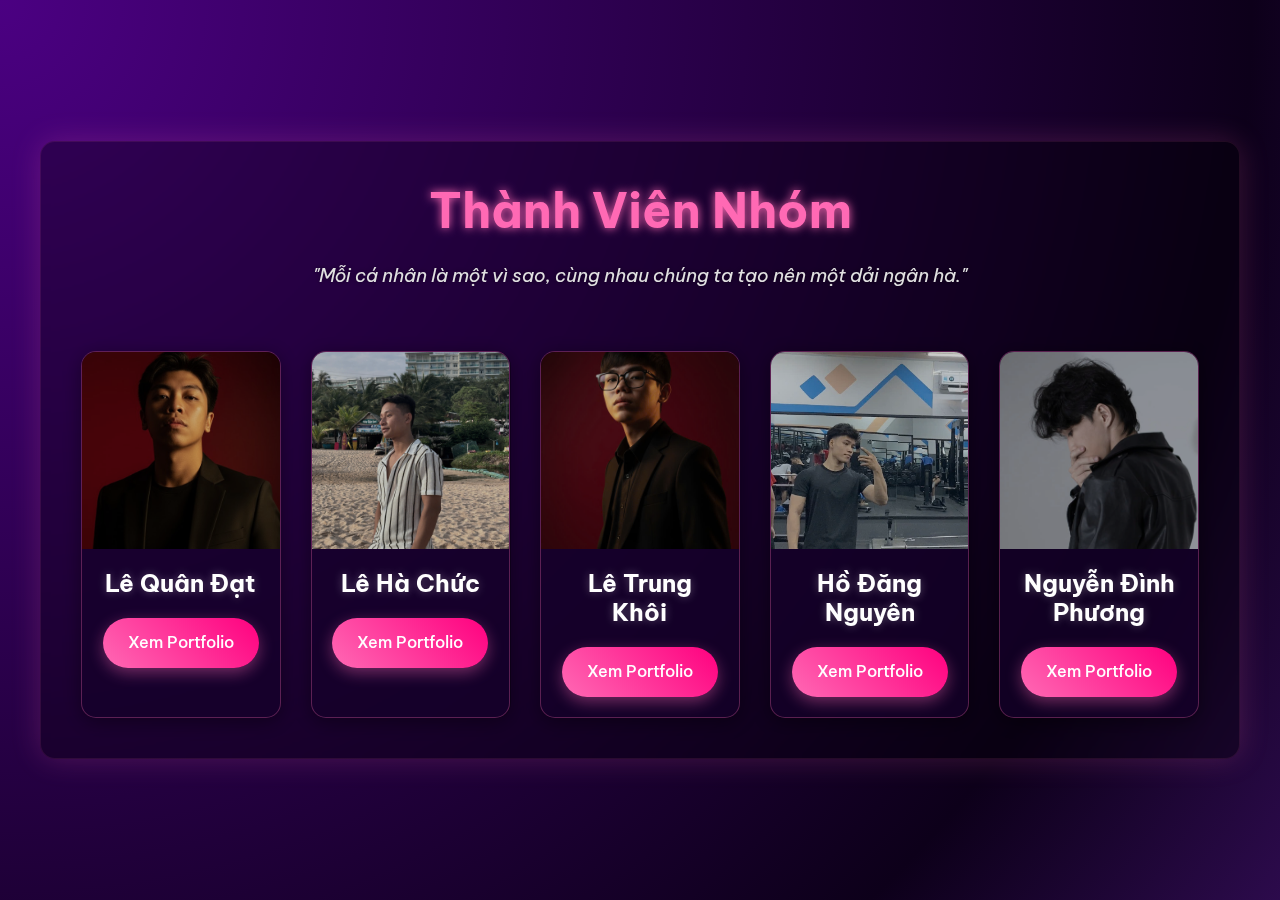
<file: index.html>
<!DOCTYPE html>
<html lang="vi">
<head>
    <meta charset="UTF-8">
    <meta name="viewport" content="width=device-width, initial-scale=1.0">
    <title>Trang chủ Nhóm</title>
    <link rel="stylesheet" href="./css/Home.css">
    <link rel="preconnect" href="https://fonts.googleapis.com">
    <link rel="preconnect" href="https://fonts.gstatic.com" crossorigin>
    <link href="https://fonts.googleapis.com/css2?family=Be+Vietnam+Pro:wght@300;400;500;700&display=swap" rel="stylesheet">
</head>
<body>

    <main class="team-container">
        <h1>Thành Viên Nhóm</h1>
        <p class="subtitle">"Mỗi cá nhân là một vì sao, cùng nhau chúng ta tạo nên một dải ngân hà."</p>

        <div class="team-grid">

            <div class="member-card">
                <a href="./html/dat.html" class="member-image-link">
                    <img src="./img/avt-dat.png"  class="member-image">
                </a>
                <div class="member-content">
                    <h3>Lê Quân Đạt</h3>
                    <a href="./html/dat.html" class="btn">Xem Portfolio</a>
                </div>
            </div>

            <div class="member-card">
                <a href="./html/chuc.html" class="member-image-link">
                    <img src="./img/avt-chuc.jpg"  class="member-image">
                </a>
                <div class="member-content">
                    <h3>Lê Hà Chức</h3>
                    <a href="./html/chuc.html" class="btn">Xem Portfolio</a>
                </div>
            </div>

            <div class="member-card">
                <a href="./html/khoi.html" class="member-image-link">
                    <img src="./img/avt-khoi.jfif" class="member-image">
                </a>
                <div class="member-content">
                    <h3>Lê Trung Khôi</h3>
                    <a href="./html/khoi.html" class="btn">Xem Portfolio</a>
                </div>
            </div>

            <div class="member-card">
                <a href="./html/nguyen.html" class="member-image-link">
                    <img src="./img/avt-nguyen.jpg" class="member-image">
                </a>
                <div class="member-content">
                    <h3>Hồ Đăng Nguyên</h3>
                    <a href="./html/nguyen.html" class="btn">Xem Portfolio</a>
                </div>
            </div>

            <div class="member-card">
                <a href="./html/phuong.html" class="member-image-link">
                    <img src="./img/avt-phuong.png" class="member-image">
                </a>
                <div class="member-content">
                    <h3>Nguyễn Đình Phương</h3>
                    <a href="./html/phuong.html" class="btn">Xem Portfolio</a>
                </div>
            </div>

        </div> </main>

</body>
</html>
</file>
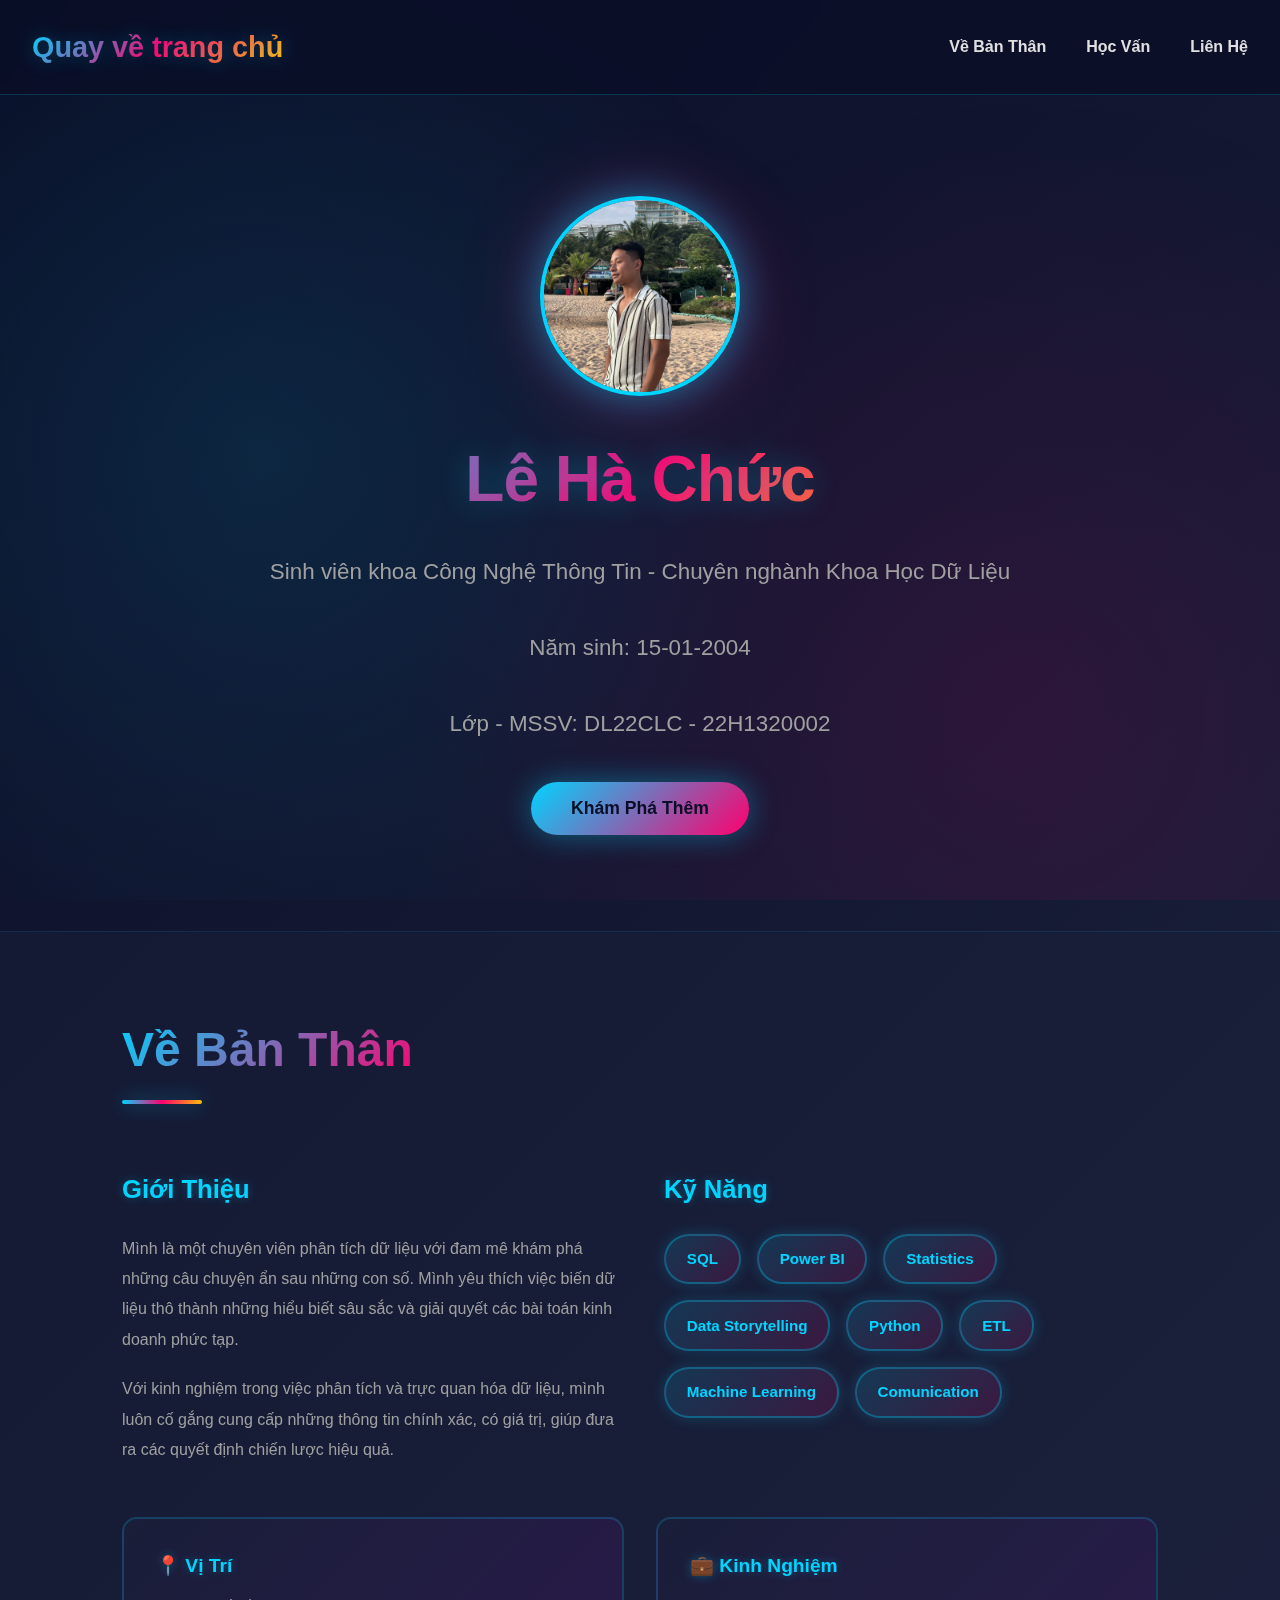
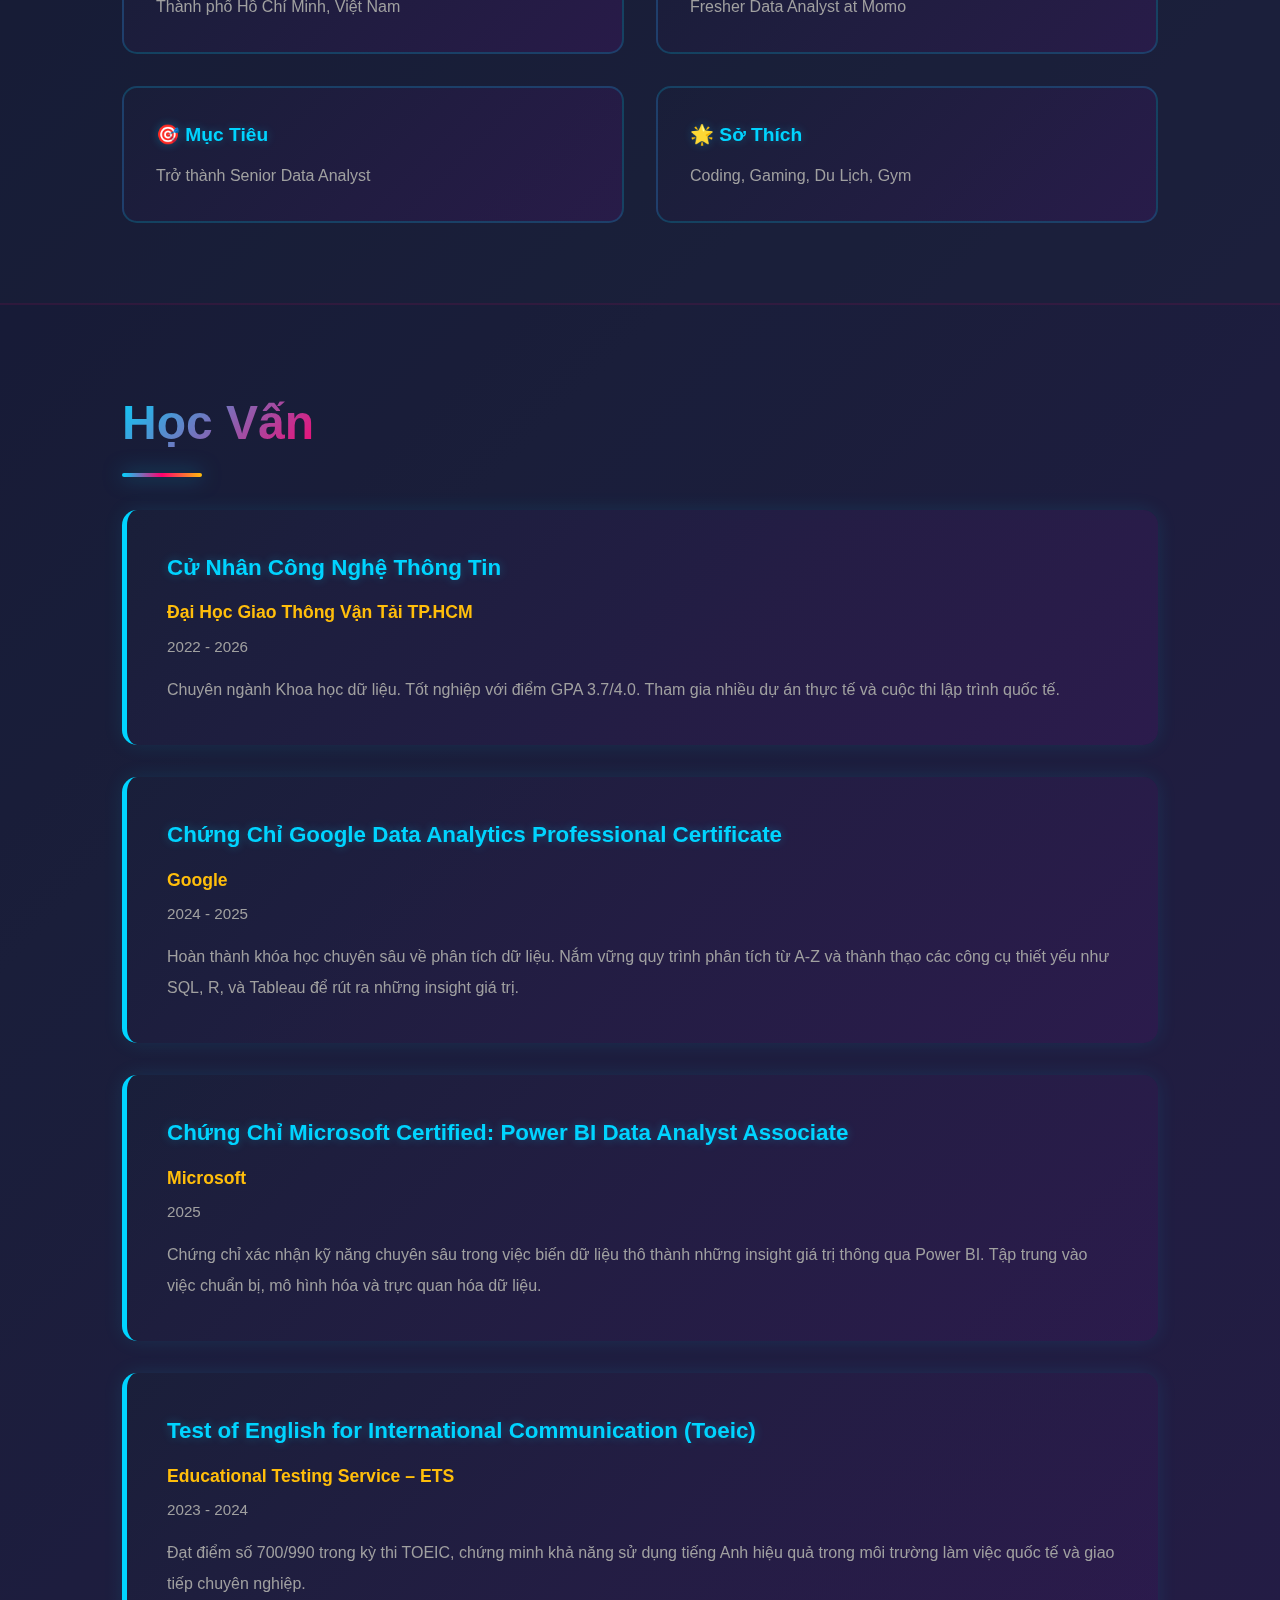
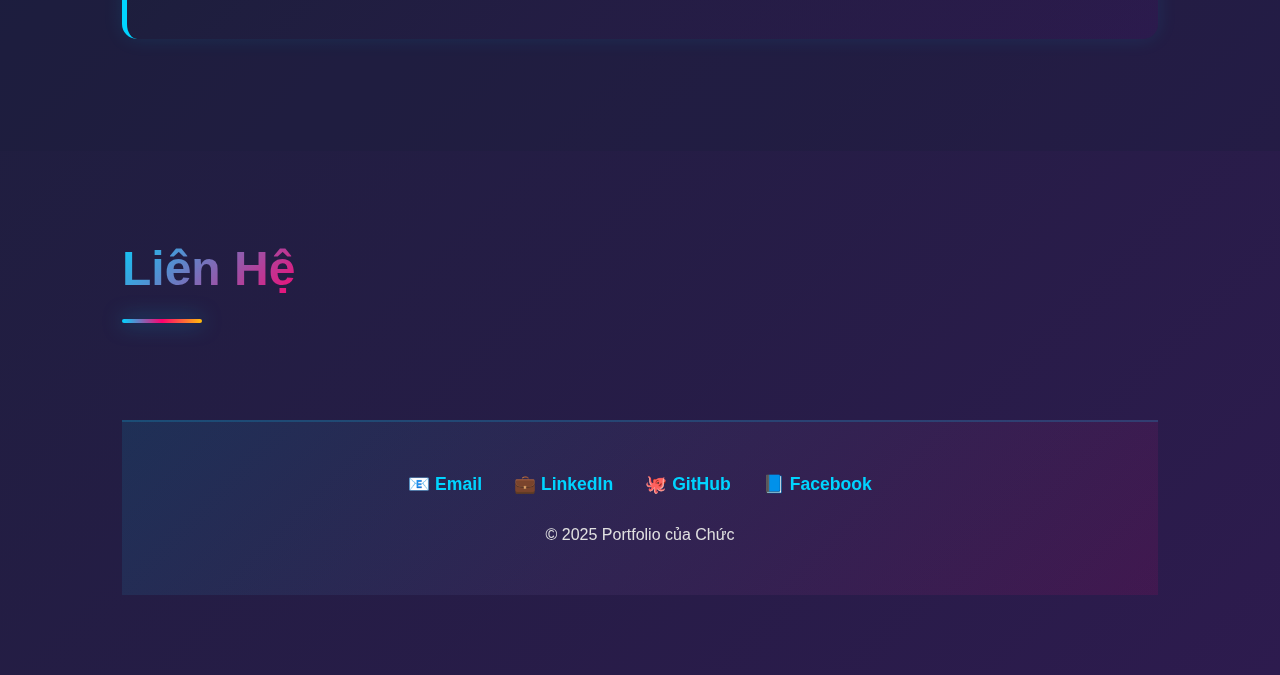
<file: html/chuc.html>
<!DOCTYPE html>
<html lang="vi">
<head>
    <meta charset="UTF-8">
    <meta name="viewport" content="width=device-width, initial-scale=1.0">
    <title>Portfolio - Lê Hà Chức</title>
    <link rel="stylesheet" href="../css/style-chuc.css">
</head>
<body>
    <nav>
        <div class="logo">
            <a href="../index.html">Quay về trang chủ</a>
        </div>
        <ul>
            <li><a href="#about">Về Bản Thân</a></li>
            <li><a href="#education">Học Vấn</a></li>
            <li><a href="#contact">Liên Hệ</a></li>
        </ul>
    </nav>

    <section class="hero">
        <div class="hero-content">
            <img src="../img/avt-chuc.jpg" alt="Ảnh cá nhân" class="profile-image">
            <div>
                <h1>Lê Hà Chức</h1>
                <p>Sinh viên khoa Công Nghệ Thông Tin  - Chuyên nghành Khoa Học Dữ Liệu</p>
                <p>Năm sinh: 15-01-2004</p>
                <p>Lớp - MSSV: DL22CLC - 22H1320002</p>
                <button class="cta-button" onclick="document.getElementById('about').scrollIntoView({behavior: 'smooth'})">
                    Khám Phá Thêm
                </button>
            </div>
        </div>
    </section>

    <section id="about">
        <div class="container">
            <h2>Về Bản Thân</h2>
            <div class="about-content">
                <div class="about-text">
                    <h3>Giới Thiệu</h3>
                    <p>
                        Mình là một chuyên viên phân tích dữ liệu với đam mê khám phá những câu chuyện ẩn sau những con số. Mình yêu thích việc biến dữ liệu thô thành những hiểu biết sâu sắc và giải quyết các bài toán kinh doanh phức tạp.
                    </p>
                    <p>
                        Với kinh nghiệm trong việc phân tích và trực quan hóa dữ liệu, mình luôn cố gắng cung cấp những thông tin chính xác, có giá trị, giúp đưa ra các quyết định chiến lược hiệu quả.
                    </p>
                </div>
                <div class="about-text">
                    <h3>Kỹ Năng</h3>
                    <div class="skills">
                        <span class="skill-tag">SQL</span>
                        <span class="skill-tag">Power BI</span>
                        <span class="skill-tag">Statistics</span>
                        <span class="skill-tag">Data Storytelling</span>
                        <span class="skill-tag">Python</span>
                        <span class="skill-tag">ETL</span>
                        <span class="skill-tag">Machine Learning</span>
                        <span class="skill-tag">Comunication</span>
                    </div>
                </div>
            </div>

            <div class="info-grid">
                <div class="info-card">
                    <h4>📍 Vị Trí</h4>
                    <p>Thành phố Hồ Chí Minh, Việt Nam</p>
                </div>
                <div class="info-card">
                    <h4>💼 Kinh Nghiệm</h4>
                    <p>Fresher Data Analyst at Momo</p>
                </div>
                <div class="info-card">
                    <h4>🎯 Mục Tiêu</h4>
                    <p>Trở thành Senior Data Analyst</p>
                </div>
                <div class="info-card">
                    <h4>🌟 Sở Thích</h4>
                    <p>Coding, Gaming, Du Lịch, Gym</p>
                </div>
            </div>
        </div>
    </section>

    <section id="education">
        <div class="container">
            <h2>Học Vấn</h2>
            
            <div class="education-item">
                <h3>Cử Nhân Công Nghệ Thông Tin</h3>
                <div class="school">Đại Học Giao Thông Vận Tải TP.HCM</div>
                <div class="year">2022 - 2026</div>
                <p>
                    Chuyên ngành Khoa học dữ liệu. Tốt nghiệp với điểm GPA 3.7/4.0. 
                    Tham gia nhiều dự án thực tế và cuộc thi lập trình quốc tế.
                </p>
            </div>

            <div class="education-item">
                <h3>Chứng Chỉ Google Data Analytics Professional Certificate</h3>
                <div class="school">Google</div>
                <div class="year">2024 - 2025</div>
                <p>
                    Hoàn thành khóa học chuyên sâu về phân tích dữ liệu. Nắm vững quy trình phân tích từ A-Z và thành thạo các công cụ thiết yếu như SQL, R, và Tableau để rút ra những insight giá trị.
                </p>
            </div>

            <div class="education-item">
                <h3>Chứng Chỉ Microsoft Certified: Power BI Data Analyst Associate</h3>
                <div class="school">Microsoft</div>
                <div class="year">2025</div>
                <p>
                    Chứng chỉ xác nhận kỹ năng chuyên sâu trong việc biến dữ liệu thô thành những insight giá trị thông qua Power BI. Tập trung vào việc chuẩn bị, mô hình hóa và trực quan hóa dữ liệu.
                </p>
            </div>

            <div class="education-item">
                <h3>Test of English for International Communication (Toeic)</h3>
                <div class="school">Educational Testing Service – ETS</div>
                <div class="year">2023 - 2024</div>
                <p>
                    Đạt điểm số 700/990 trong kỳ thi TOEIC, chứng minh khả năng sử dụng tiếng Anh hiệu quả trong môi trường làm việc quốc tế và giao tiếp chuyên nghiệp.
                </p>
            </div>

        </div>
    </section>

    <section id="contact">
        <div class="container">
            <h2>Liên Hệ</h2>
            <footer>
                <div class="social-links">
                    <a href="lechuc508@gmail.com">📧 Email</a>
                    <a href="https://www.linkedin.com/in/lehachuc/" target="_blank">💼 LinkedIn</a>
                    <a href="https://github.com/lehachuc" target="_blank">🐙 GitHub</a>
                    <a href="https://www.facebook.com/le.ha.chuc/" target="_blank">📘 Facebook</a>
                </div>
                <p>&copy; 2025 Portfolio của Chức</p>
            </footer>
        </div>
    </section>

</body>
</html>
</file>
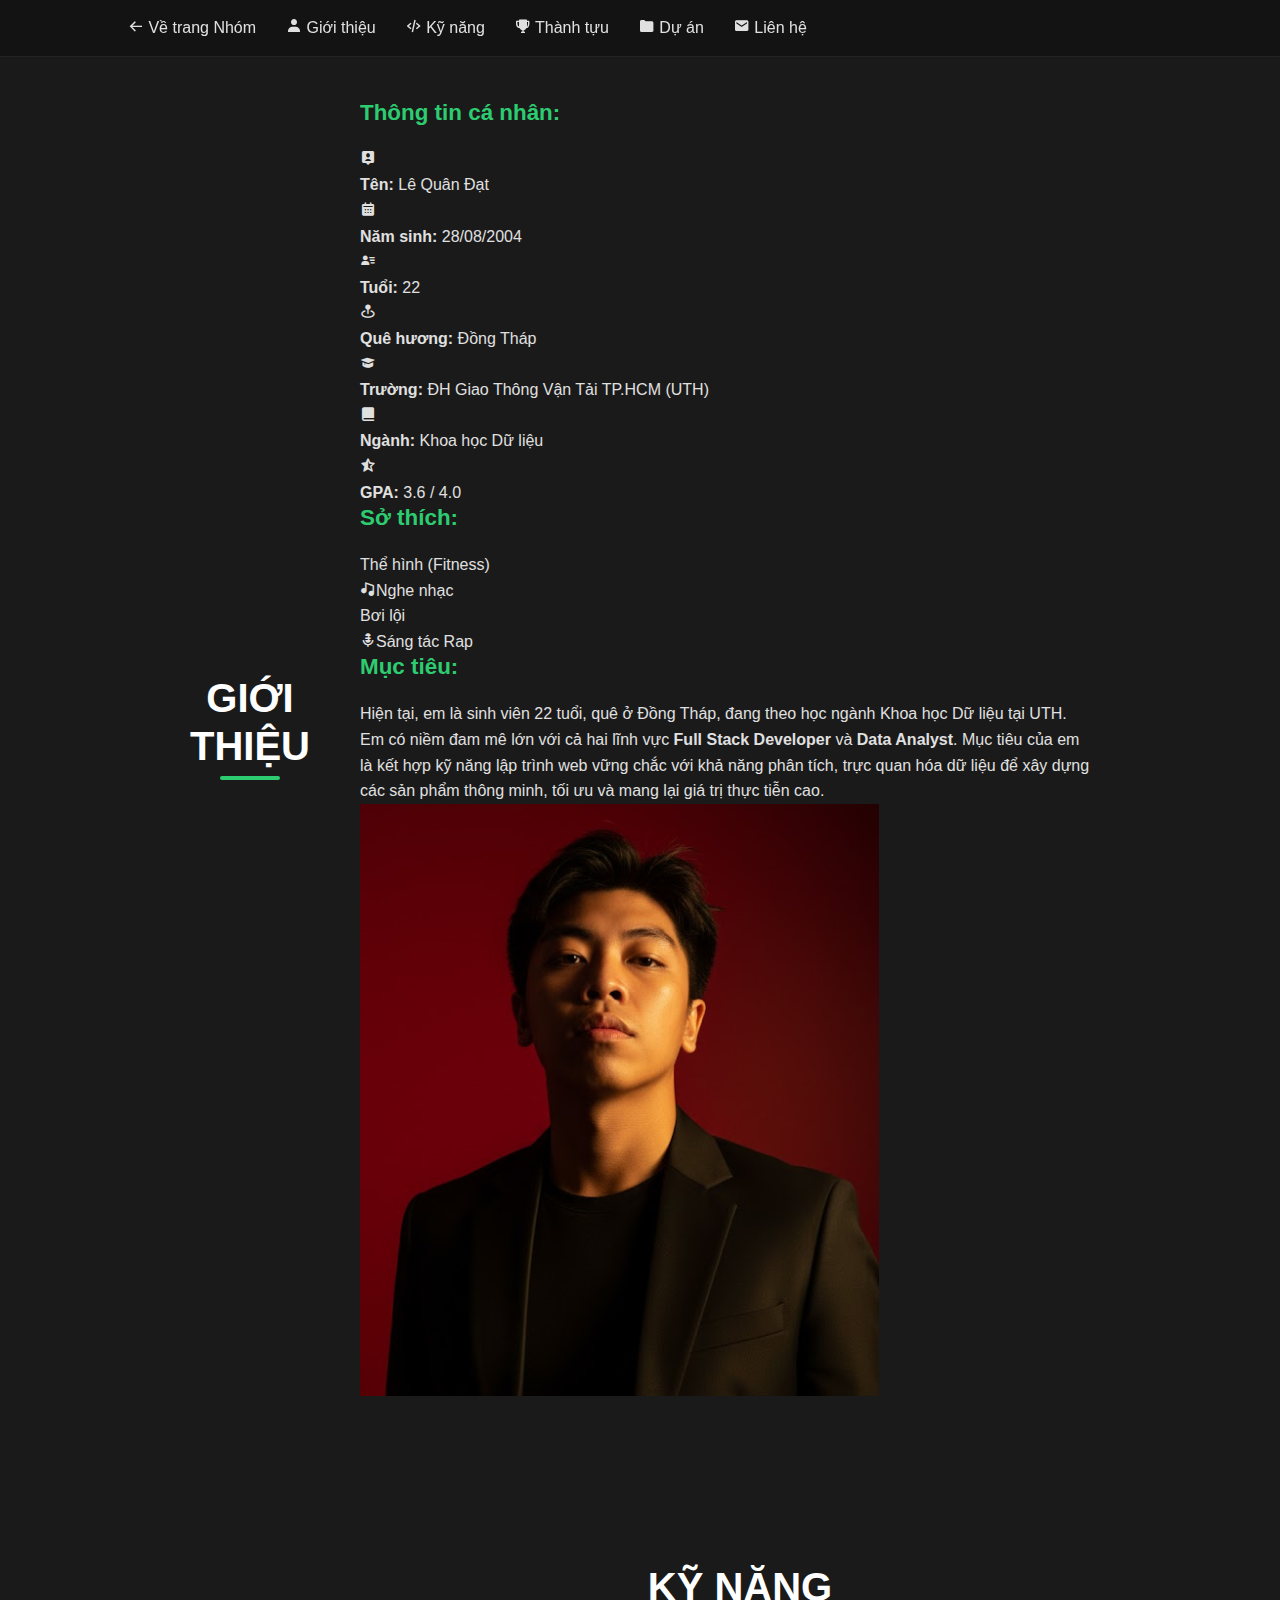
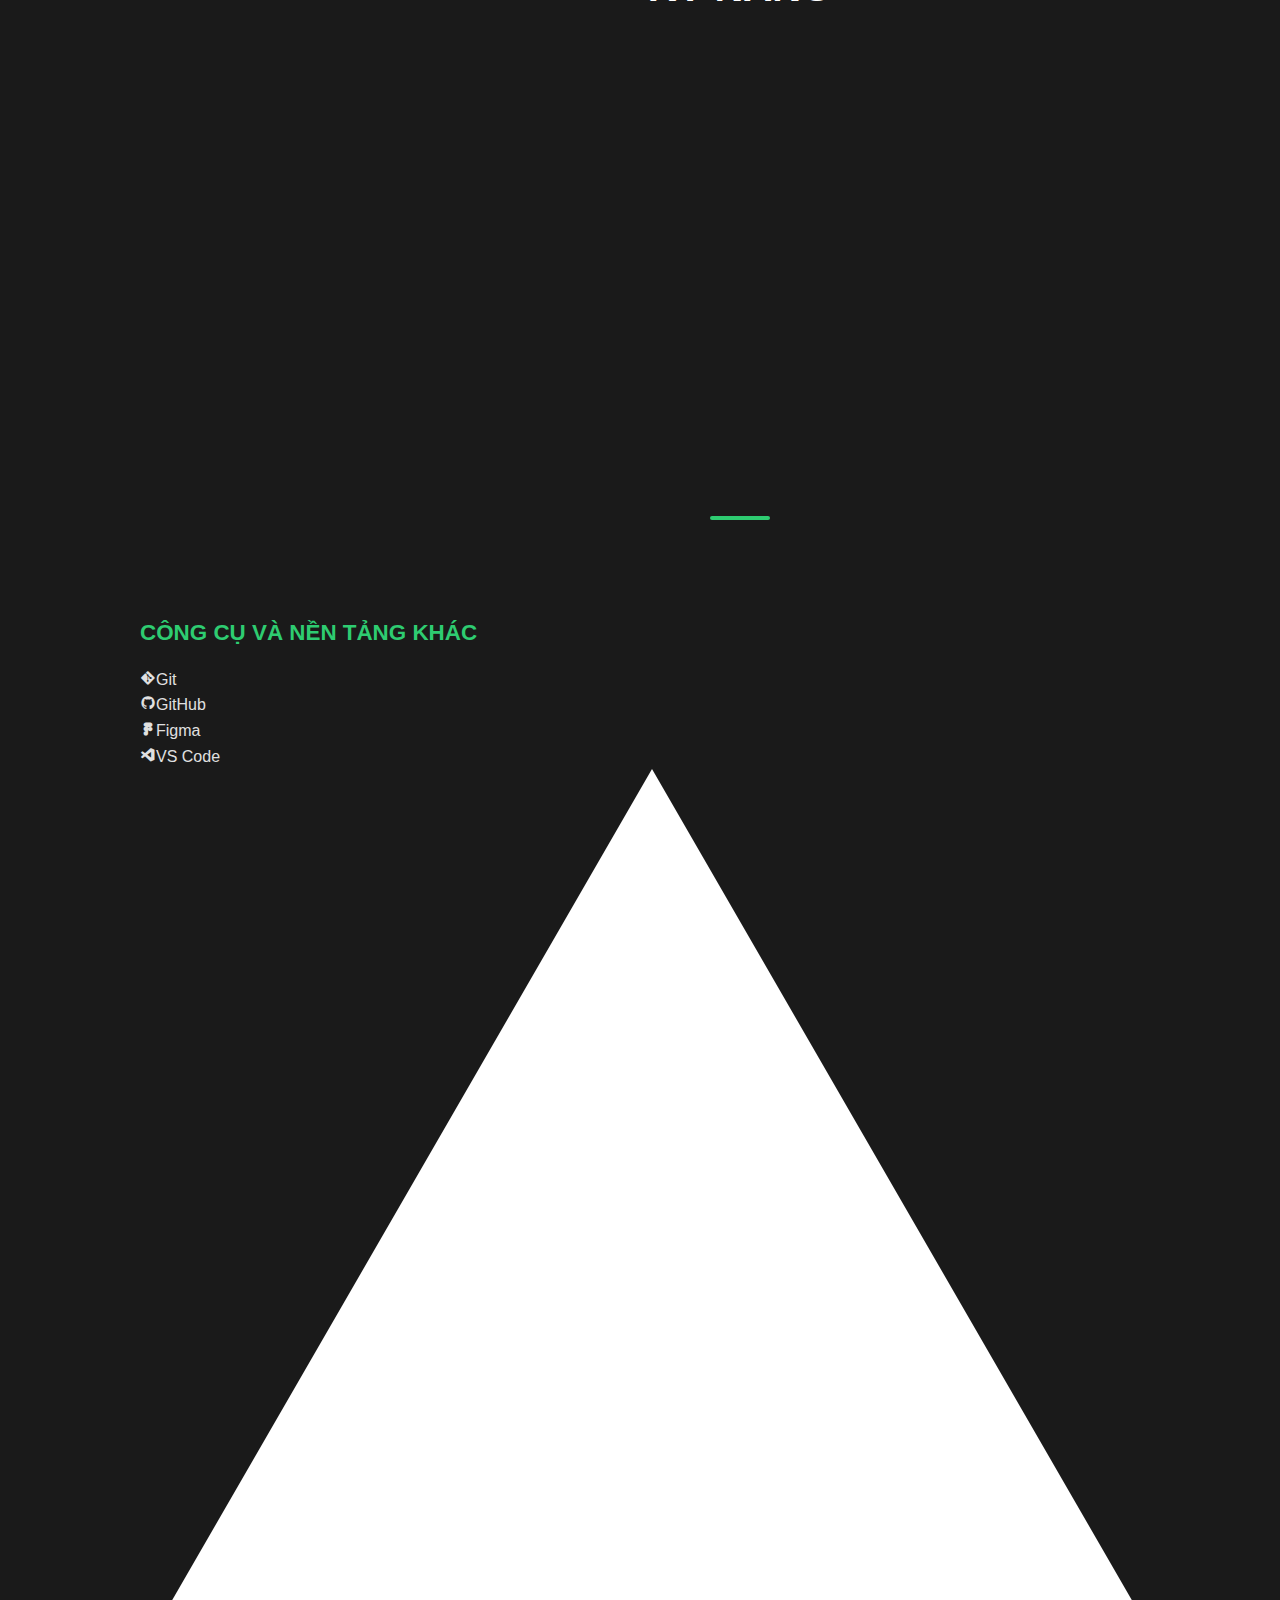
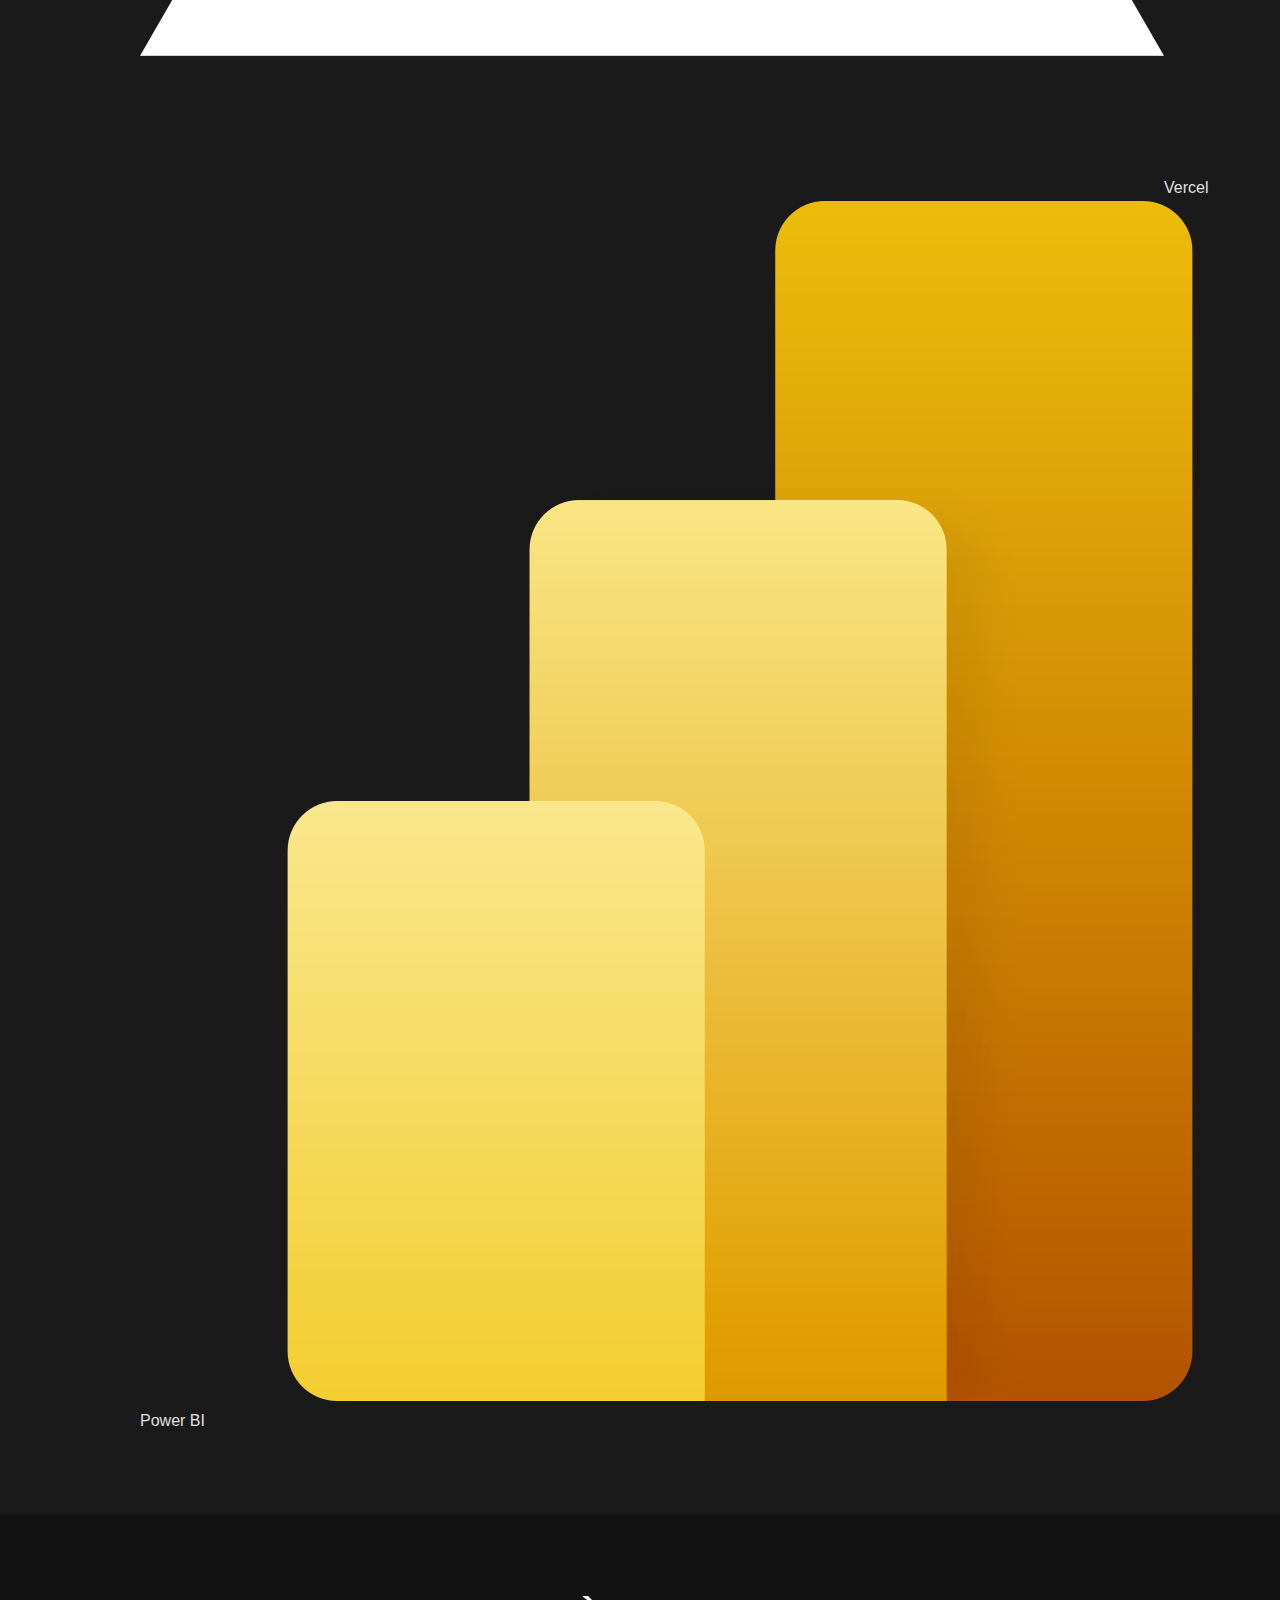
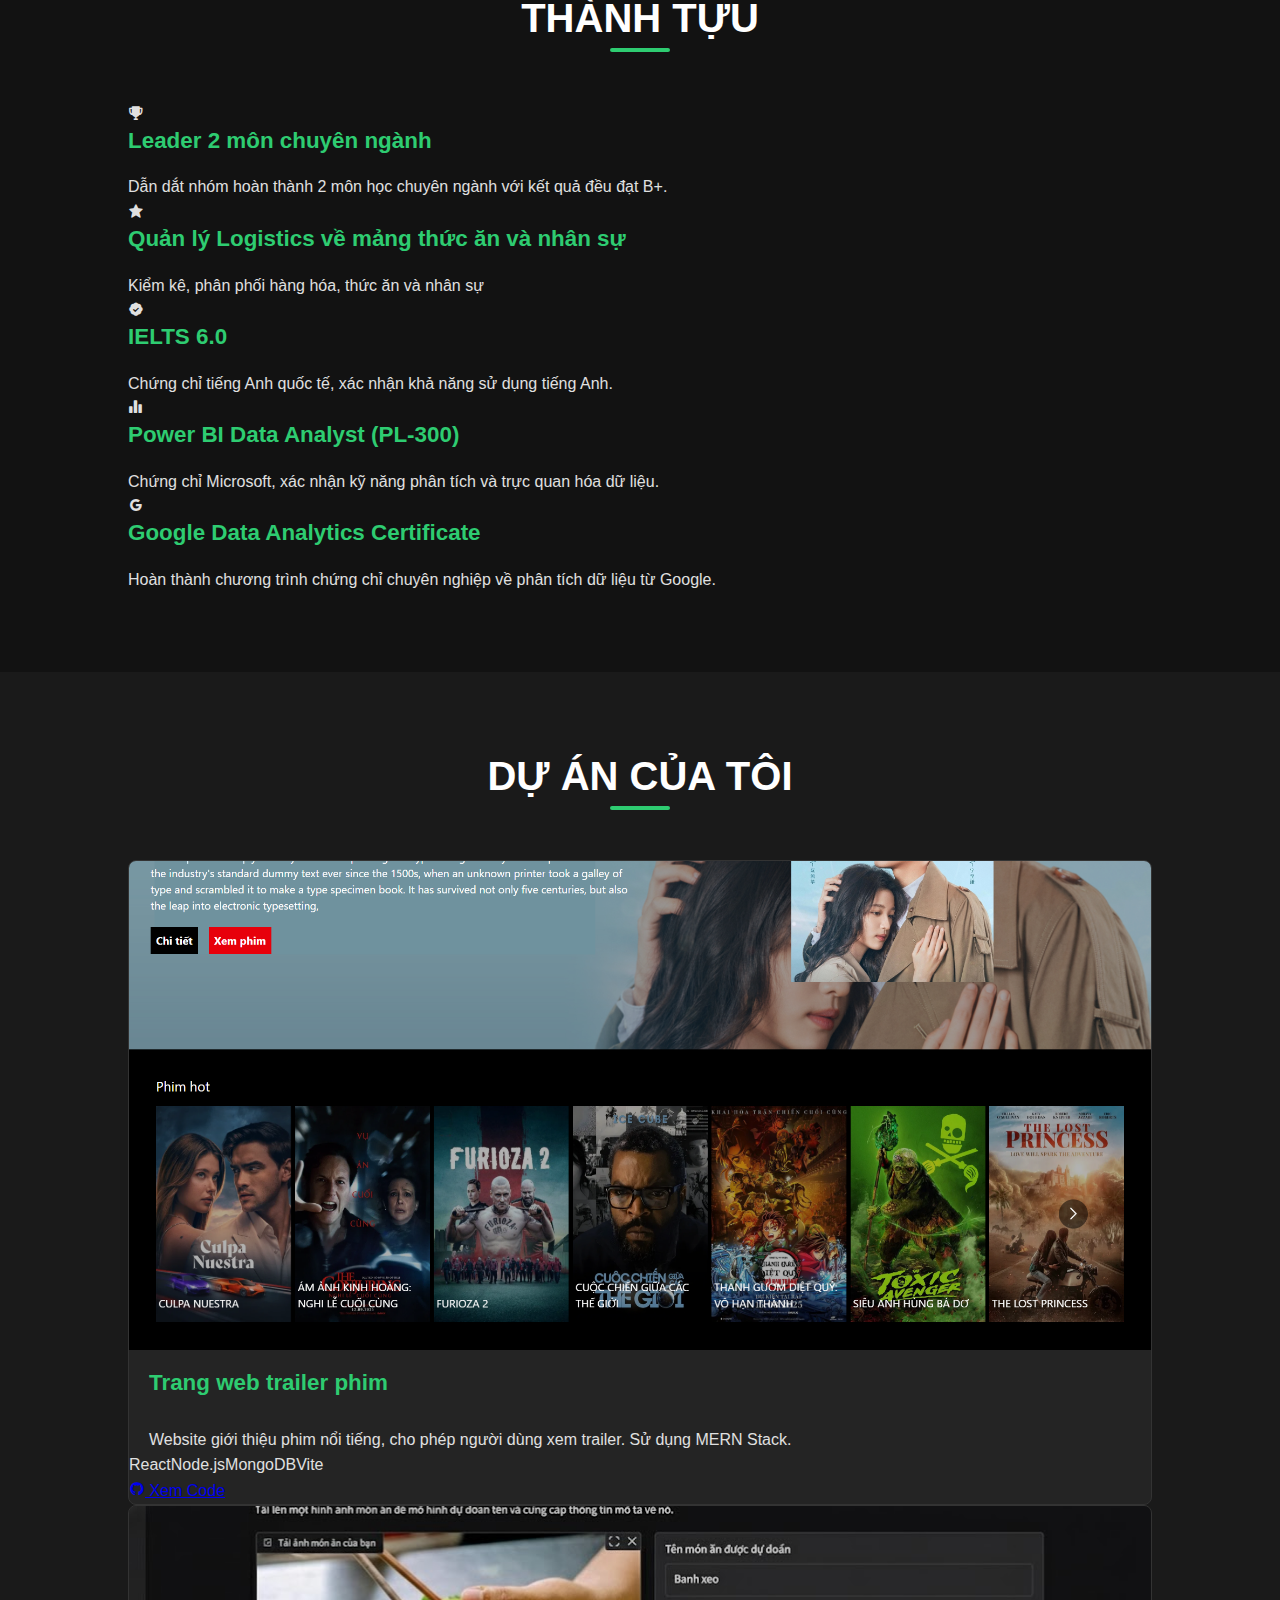
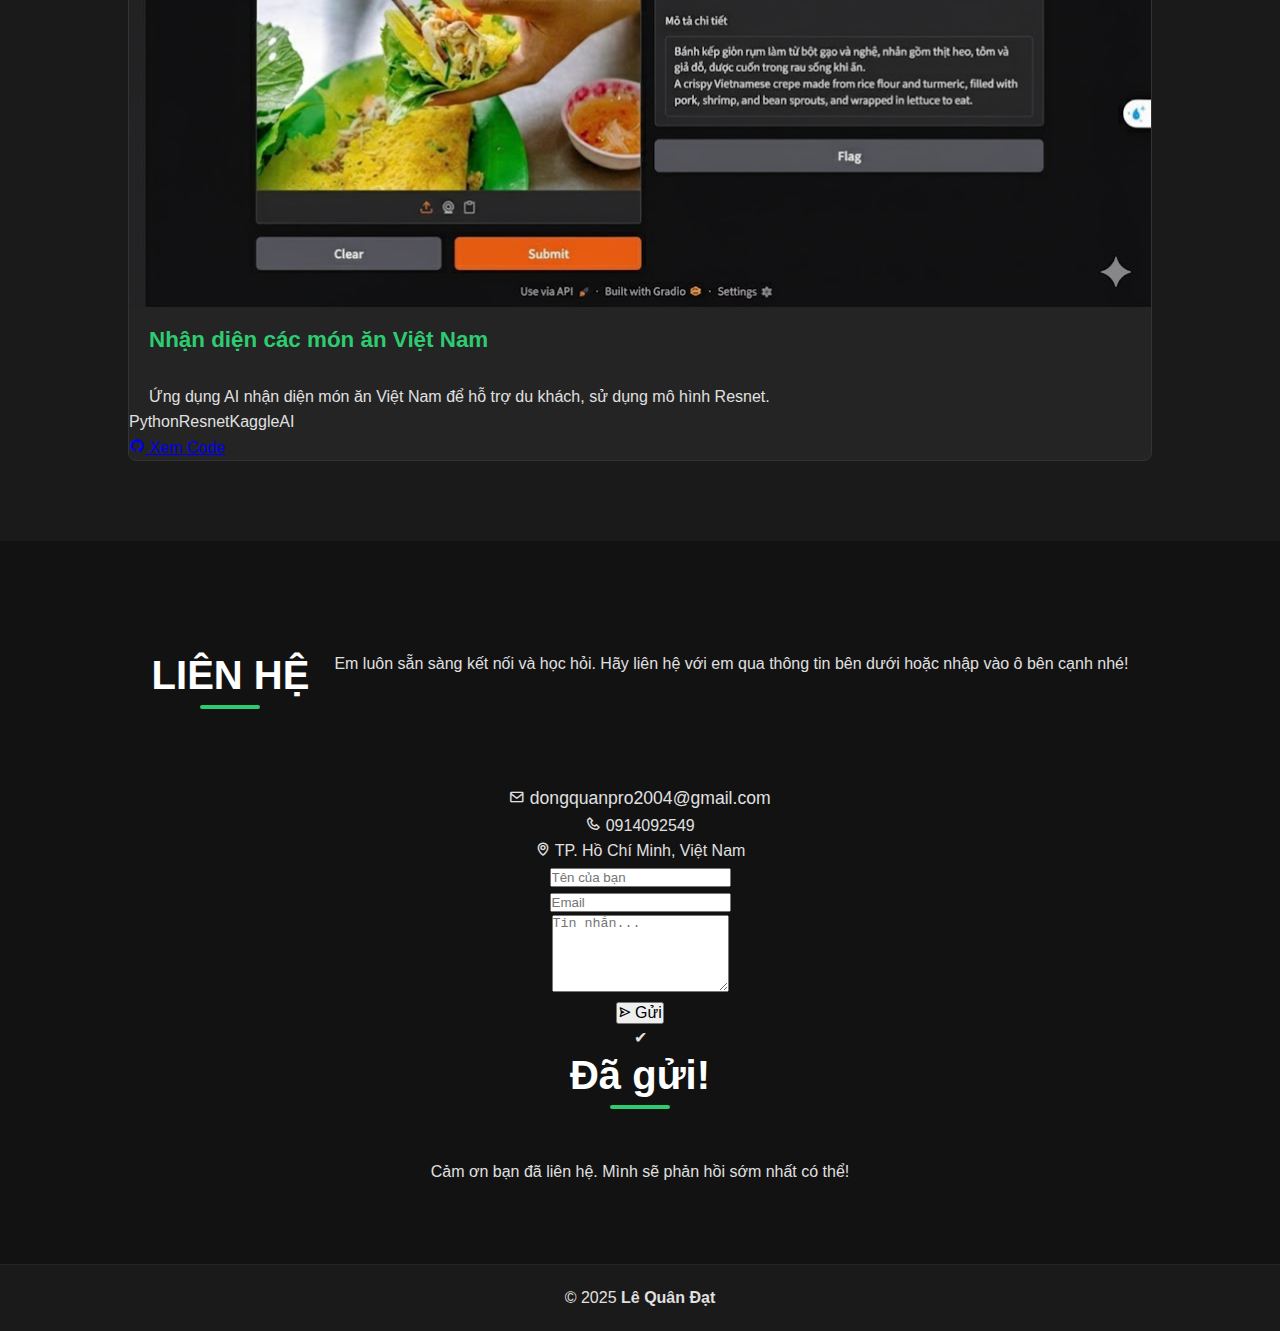
<file: html/dat.html>
<!DOCTYPE html>
<html lang="vi">
<head>
    <meta charset="UTF-8">
    <meta name="viewport" content="width=device-width, initial-scale=1.0">
    <title>Lê Quân Đạt | Portfolio</title>
    <link rel="stylesheet" href="../css/style-dat.css">
    <link href='https://unpkg.com/boxicons@2.1.4/css/boxicons.min.css' rel='stylesheet'>
</head>
<body>

    <header>
        <nav>
            <ul>
                <li><a href="../index.html"><i class='bx bx-arrow-back'></i> Về trang Nhóm</a></li>
                <li><a href="#about" class="active"><i class='bx bxs-user'></i> Giới thiệu</a></li>
                <li><a href="#skills"><i class='bx bx-code-alt'></i> Kỹ năng</a></li>
                <li><a href="#achievements"><i class='bx bxs-trophy'></i> Thành tựu</a></li>
                <li><a href="#projects"><i class='bx bxs-folder'></i> Dự án</a></li>
                <li><a href="#contact"><i class='bx bxs-envelope'></i> Liên hệ</a></li>
            </ul>
        </nav>
    </header>

    <main>

        <section id="about" class="about-section">
            <div class="about-container">
                <h2>GIỚI THIỆU</h2>
                <div class="about-content">

                    <div class="about-left" data-animate="fade-right">
                        <h3>Thông tin cá nhân:</h3>
                        <div class="info-grid">
                            <div class="info-item">
                                <div class="info-icon"><i class='bx bxs-user-pin'></i></div>
                                <div class="info-text"><b>Tên:</b> Lê Quân Đạt</div>
                            </div>
                            <div class="info-item">
                                <div class="info-icon"><i class='bx bxs-calendar'></i></div>
                                <div class="info-text"><b>Năm sinh:</b> 28/08/2004</div>
                            </div>
                            <div class="info-item">
                                <div class="info-icon"><i class='bx bxs-user-detail'></i></div>
                                <div class="info-text"><b>Tuổi:</b> 22</div>
                            </div>
                            <div class="info-item">
                                <div class="info-icon"><i class='bx bxs-map-pin'></i></div>
                                <div class="info-text"><b>Quê hương:</b> Đồng Tháp</div>
                            </div>
                            <div class="info-item">
                                <div class="info-icon"><i class='bx bxs-graduation'></i></div>
                                <div class="info-text"><b>Trường:</b> ĐH Giao Thông Vận Tải TP.HCM (UTH)</div>
                            </div>
                            <div class="info-item">
                                <div class="info-icon"><i class='bx bxs-book-alt'></i></div>
                                <div class="info-text"><b>Ngành:</b> Khoa học Dữ liệu</div>
                            </div>
                             <div class="info-item">
                                <div class="info-icon"><i class='bx bxs-star-half'></i></div>
                                <div class="info-text"><b>GPA:</b> 3.6 / 4.0</div>
                            </div>
                        </div>

                        <h3>Sở thích:</h3>
                        <div class="hobby-boxes">
                            <div class="hobby-box"><i class='bx bxs-dumbbell'></i><span>Thể hình (Fitness)</span></div>
                            <div class="hobby-box"><i class='bx bxs-music'></i><span>Nghe nhạc</span></div>
                            <div class="hobby-box"><i class='bx bxs-swim'></i><span>Bơi lội</span></div>
                            <div class="hobby-box"><i class='bx bxs-microphone-alt'></i><span>Sáng tác Rap</span></div>
                        </div>

                        <h3>Mục tiêu:</h3>
                        <p class="goal-text">
                            Hiện tại, em là sinh viên 22 tuổi, quê ở Đồng Tháp, đang theo học ngành Khoa học Dữ liệu tại UTH.
                            Em có niềm đam mê lớn với cả hai lĩnh vực <b>Full Stack Developer</b> và <b>Data Analyst</b>. 
                            Mục tiêu của em là kết hợp kỹ năng lập trình web vững chắc với khả năng phân tích, trực quan hóa dữ liệu để xây dựng các sản phẩm thông minh, tối ưu và mang lại giá trị thực tiễn cao.
                        </p>
                    </div>

                    <div class="about-right" data-animate="fade-left">
                        <img src="../img/img-dat//avt-dat.png" alt="Ảnh Lê Quân Đạt" class="about-photo">
                    </div>

                </div>
            </div>
        </section>

        <section id="skills" class="skills-section">
            <div class="skills-container">
                <h2>KỸ NĂNG</h2>

                <div class="skills-grid">
                    <div class="skill-category" data-animate="fade-right">
                        <h3><i class='bx bx-code-curly'></i> Kỹ thuật (Technical)</h3>
                        <div class="skill-item">
                            <div class="skill-info"><i class='bx bxl-python'></i> <span>Python</span></div>
                            <div class="progress-bar"><div class="progress" data-width="80%"></div></div>
                        </div>
                        <div class="skill-item">
                            <div class="skill-info"><i class='bx bxs-data'></i> <span>SQL</span></div>
                            <div class="progress-bar"><div class="progress" data-width="75%"></div></div>
                        </div>
                        <div class="skill-item">
                            <div class="skill-info"><i class='bx bxl-react'></i> <span>Reactjs</span></div>
                            <div class="progress-bar"><div class="progress" data-width="70%"></div></div>
                        </div>
                        <div class="skill-item">
                            <div class="skill-info"><i class='bx bxl-nodejs'></i> <span>Node.js</span></div>
                            <div class="progress-bar"><div class="progress" data-width="60%"></div></div>
                        </div>
                        <div class="skill-item">
                            <div class="skill-info"><i class='bx bxl-html5'></i> <span>HTML/CSS/JS</span></div>
                            <div class="progress-bar"><div class="progress" data-width="70%"></div></div>
                        </div>
                        <div class="skill-item">
                            <div class="skill-info"><i class='bx bxl-mongodb'></i> <span>MongoDB</span></div>
                            <div class="progress-bar"><div class="progress" data-width="55%"></div></div>
                        </div>
                    </div>

                    <div class="skill-category" data-animate="fade-left">
                        <h3><i class='bx bxs-brain'></i> Kỹ năng mềm & Ngôn ngữ</h3>
                        <div class="skill-item">
                            <div class="skill-info"><i class='bx bxs-analyse'></i> <span>Phân tích & Xử lý tình huống</span></div>
                            <div class="progress-bar"><div class="progress" data-width="85%"></div></div>
                        </div>
                        <div class="skill-item">
                            <div class="skill-info"><i class='bx bxs-group'></i> <span>Kỹ năng lãnh đạo (Leadership)</span></div>
                            <div class="progress-bar"><div class="progress" data-width="80%"></div></div>
                        </div>
                        <div class="skill-item">
                            <div class="skill-info"><i class='bx bxs-chat'></i> <span>Tiếng Anh (Giao tiếp B2)</span></div>
                            <div class="progress-bar"><div class="progress" data-width="75%"></div></div>
                        </div>
                    </div>
                </div>
                <div class="other-tools" data-animate="fade-up">
                    <h3 class="other-title">CÔNG CỤ VÀ NỀN TẢNG KHÁC</h3>
                    <div class="tools-grid">
                        <div class="tool-card"><i class='bx bxl-git'></i><span>Git</span></div>
                        <div class="tool-card"><i class='bx bxl-github'></i><span>GitHub</span></div>
                        <div class="tool-card"><i class='bx bxl-figma'></i><span>Figma</span></div>
                        <div class="tool-card"><i class='bx bxl-visual-studio'></i><span>VS Code</span></div>
                        <div class="tool-card"><img src="../img/img-dat/verce-dat.png" alt="Vercel"><span>Vercel</span></div>
                        <div class="tool-card"><img src="../img/img-dat/powerbi-dat.png" alt="Power BI"><span>Power BI</span></div>
                    </div>
                </div>
            </div>
            
        </section>

        <section id="achievements" class="certificates-section">
            <div class="certificates-container">
                <h2>THÀNH TỰU</h2>
                <div class="cert-grid">
                    <div class="cert-card" data-animate="fade-right">
                        <i class='bx bxs-trophy'></i>
                        <div class="cert-info">
                            <h3>Leader 2 môn chuyên ngành</h3>
                            <p>Dẫn dắt nhóm hoàn thành 2 môn học chuyên ngành với kết quả đều đạt B+.</p>
                        </div>
                    </div>
                    <div class="cert-card" data-animate="fade-left">
                        <i class='bx bxs-star'></i>
                        <div class="cert-info">
                            <h3>Quản lý Logistics về mảng thức ăn và nhân sự</h3>
                            <p>Kiểm kê, phân phối hàng hóa, thức ăn và nhân sự</p>
                        </div>
                    </div>
                    
                    <div class="cert-card" data-animate="fade-right">
                        <i class='bx bxs-badge-check'></i>
                        <div class="cert-info">
                            <h3>IELTS 6.0</h3>
                            <p>Chứng chỉ tiếng Anh quốc tế, xác nhận khả năng sử dụng tiếng Anh.</p>
                        </div>
                    </div>
                    <div class="cert-card" data-animate="fade-left">
                        <i class='bx bxs-bar-chart-alt-2'></i>
                        <div class="cert-info">
                            <h3>Power BI Data Analyst (PL-300)</h3>
                            <p>Chứng chỉ Microsoft, xác nhận kỹ năng phân tích và trực quan hóa dữ liệu.</p>
                        </div>
                    </div>
                    <div class="cert-card" data-animate="fade-right">
                        <i class='bx bxl-google'></i>
                        <div class="cert-info">
                            <h3>Google Data Analytics Certificate</h3>
                            <p>Hoàn thành chương trình chứng chỉ chuyên nghiệp về phân tích dữ liệu từ Google.</p>
                        </div>
                    </div>
                    </div>
            </div>
        </section>

        <section id="projects" class="projects-section">
            <div class="projects-container">
                <h2>DỰ ÁN CỦA TÔI</h2>
                <div class="project-grid">
                    <div class="project-card" data-animate="fade-right">
                        <img src="../img/img-dat/duan1-dat.png" alt="Web Trailer Phim">
                        <div class="project-content">
                            <h3>Trang web trailer phim</h3>
                            <p>Website giới thiệu phim nổi tiếng, cho phép người dùng xem trailer. Sử dụng MERN Stack.</p>
                            <div class="project-tags">
                                <span>React</span><span>Node.js</span><span>MongoDB</span><span>Vite</span>
                            </div>
                            <a href="https://github.com/dongquanpro2004/web-trailer-reactjs" target="_blank" class="project-btn">
                                <i class='bx bxl-github'></i> Xem Code
                            </a>
                        </div>
                    </div>

                    <div class="project-card" data-animate="fade-left">
                        <img src="../img/img-dat/duan2-da.jpg" alt="Nhận diện món ăn">
                        <div class="project-content">
                            <h3>Nhận diện các món ăn Việt Nam</h3>
                            <p>Ứng dụng AI nhận diện món ăn Việt Nam để hỗ trợ du khách, sử dụng mô hình Resnet.</p>
                            <div class="project-tags">
                                <span>Python</span><span>Resnet</span><span>Kaggle</span><span>AI</span>
                            </div>
                            <a href="https://github.com/dongquanpro2004/Nhan_dien_mon_an_Viet_Nam" target="_blank" class="project-btn">
                                <i class='bx bxl-github'></i> Xem Code
                            </a>
                        </div>
                    </div>
                    

                </div>
            </div>
        </section>

        <section id="contact" class="contact-section">
            <div class="contact-container">

                <div class="contact-info" data-animate="fade-right">
                    <h2>LIÊN HỆ</h2>
                    <p>
                        Em luôn sẵn sàng kết nối và học hỏi.
                        Hãy liên hệ với em qua thông tin bên dưới hoặc nhập vào ô bên cạnh nhé!
                    </p>
                    <div class="info-list">
                        <div class="info-item">
                            <i class='bx bx-envelope'></i>
                            <a href="mailto:dongquanpro2004@gmail.com">dongquanpro2004@gmail.com</a>
                        </div>
                        <div class="info-item">
                            <i class='bx bx-phone'></i>
                            <span>0914092549</span>
                        </div>
                        <div class="info-item">
                            <i class='bx bx-map'></i>
                            <span>TP. Hồ Chí Minh, Việt Nam</span>
                        </div>
                        
                    </div>
                </div>

                <div class="contact-form" data-animate="fade-left">
                    <form id="contactForm">
                        <div class="input-group">
                            <input type="text" id="name" required placeholder="Tên của bạn" />
                        </div>
                        <div class="input-group">
                            <input type="email" id="email" required placeholder="Email" />
                        </div>
                        <div class="input-group">
                            <textarea id="message" rows="5" required placeholder="Tin nhắn..."></textarea>
                        </div>
                        <button type="submit" class="btn-primary">
                            <i class='bx bx-send'></i> <span style="font-size:larger;">Gửi</span>
                        </button>
                    </form>
                </div>
            </div>

            <div id="thankYouPopup" class="popup">
                <div class="popup-box">
                    <div class="circle">
                        <div class="checkmark">✔</div>
                    </div>
                    <h2>Đã gửi!</h2>
                    <p>Cảm ơn bạn đã liên hệ. Mình sẽ phản hồi sớm nhất có thể!</p>
                </div>
            </div>

        </section>

    </main> <footer class="footer">
        © 2025 <b>Lê Quân Đạt</b>
    </footer>

    <button id="moveTopBtn" title="Lên đầu trang">
        <i class='bx bx-up-arrow-alt'></i>
    </button>
    
    <script src="../javascript/dat-java.js"></script>

    </body>
</html>
</file>
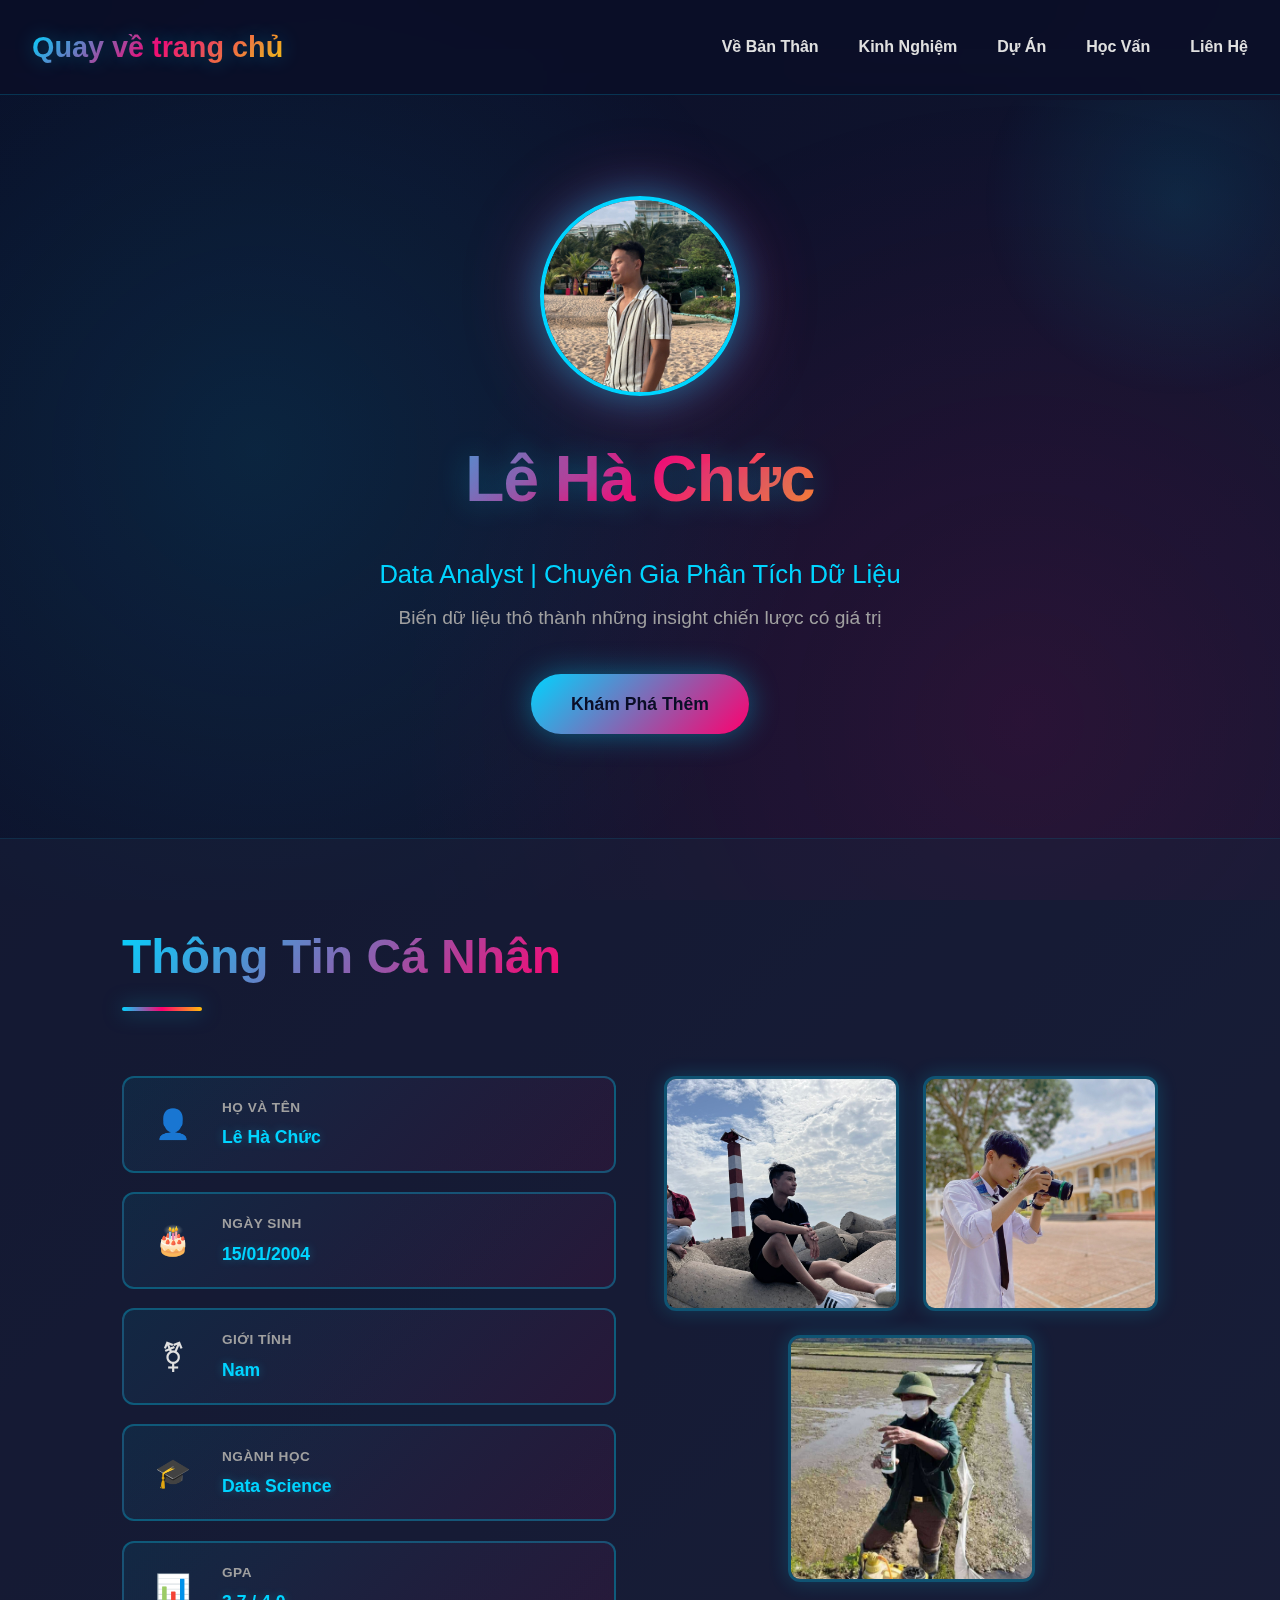
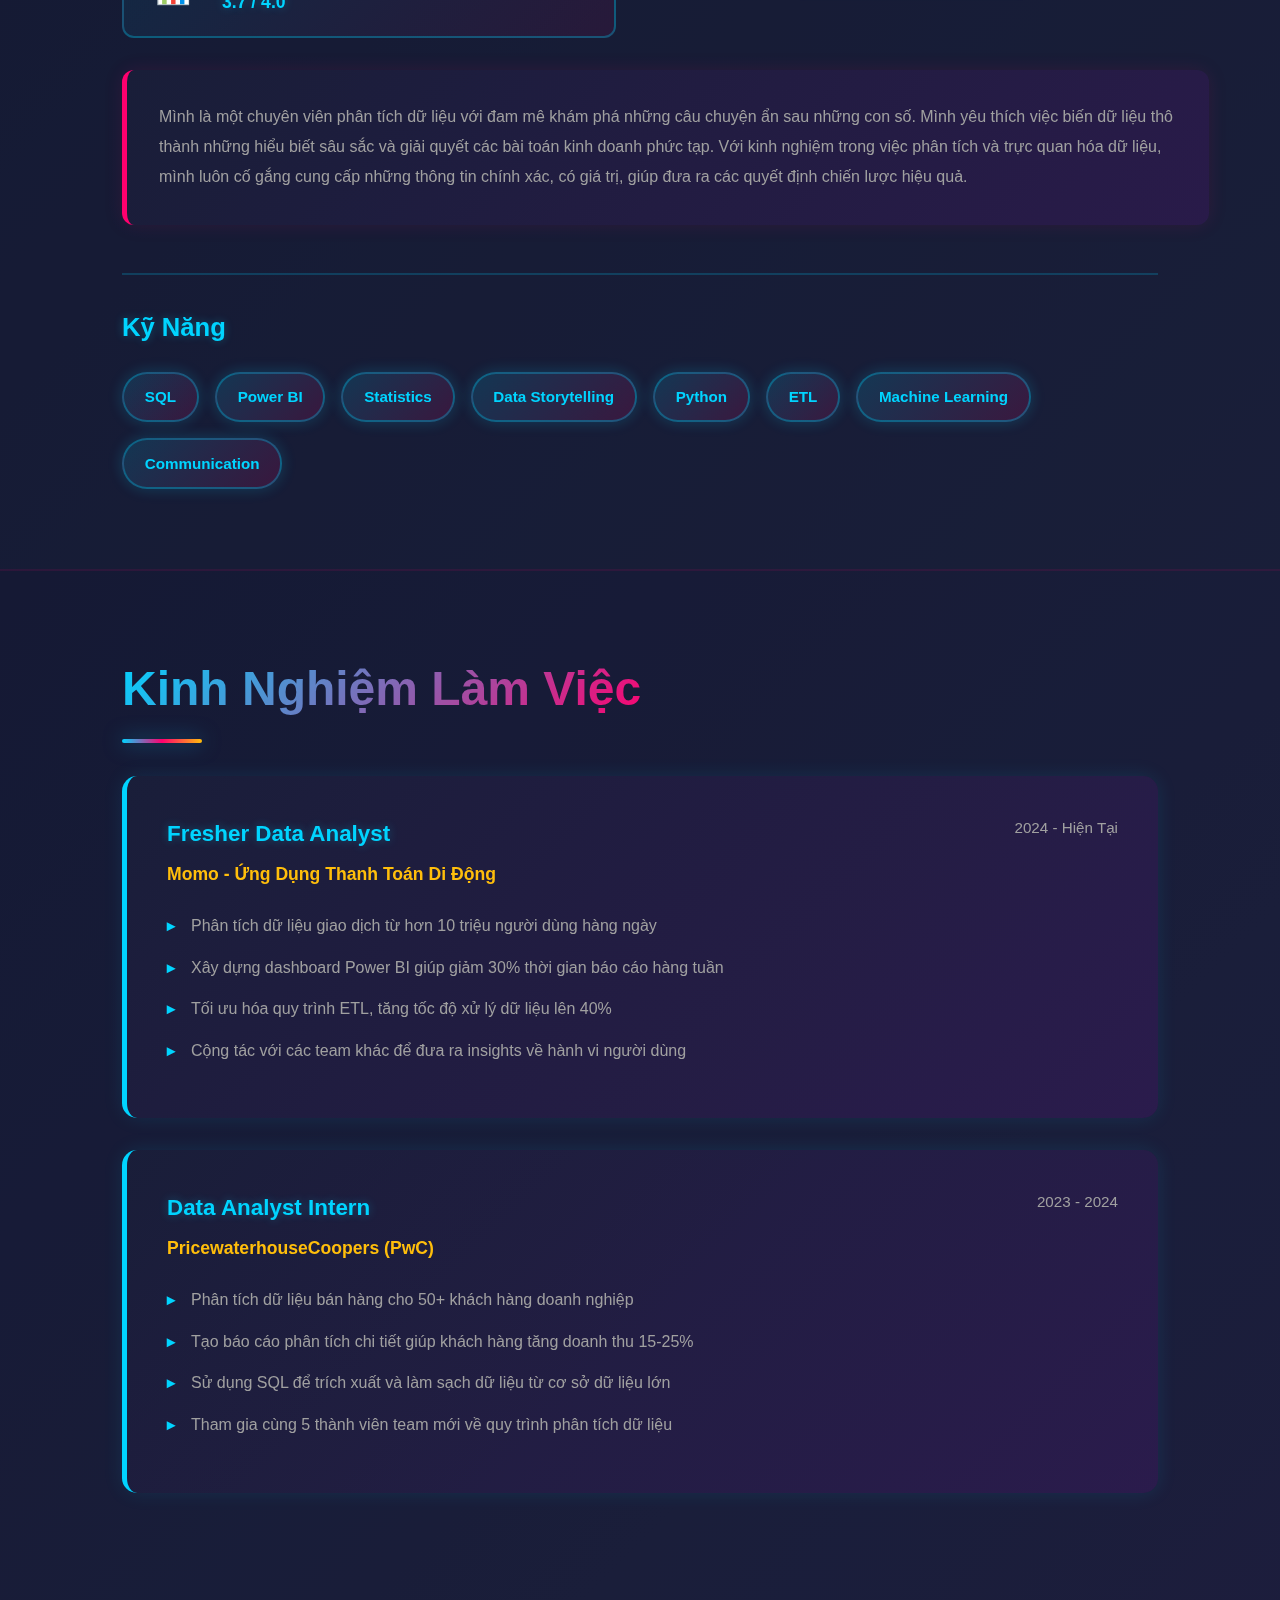
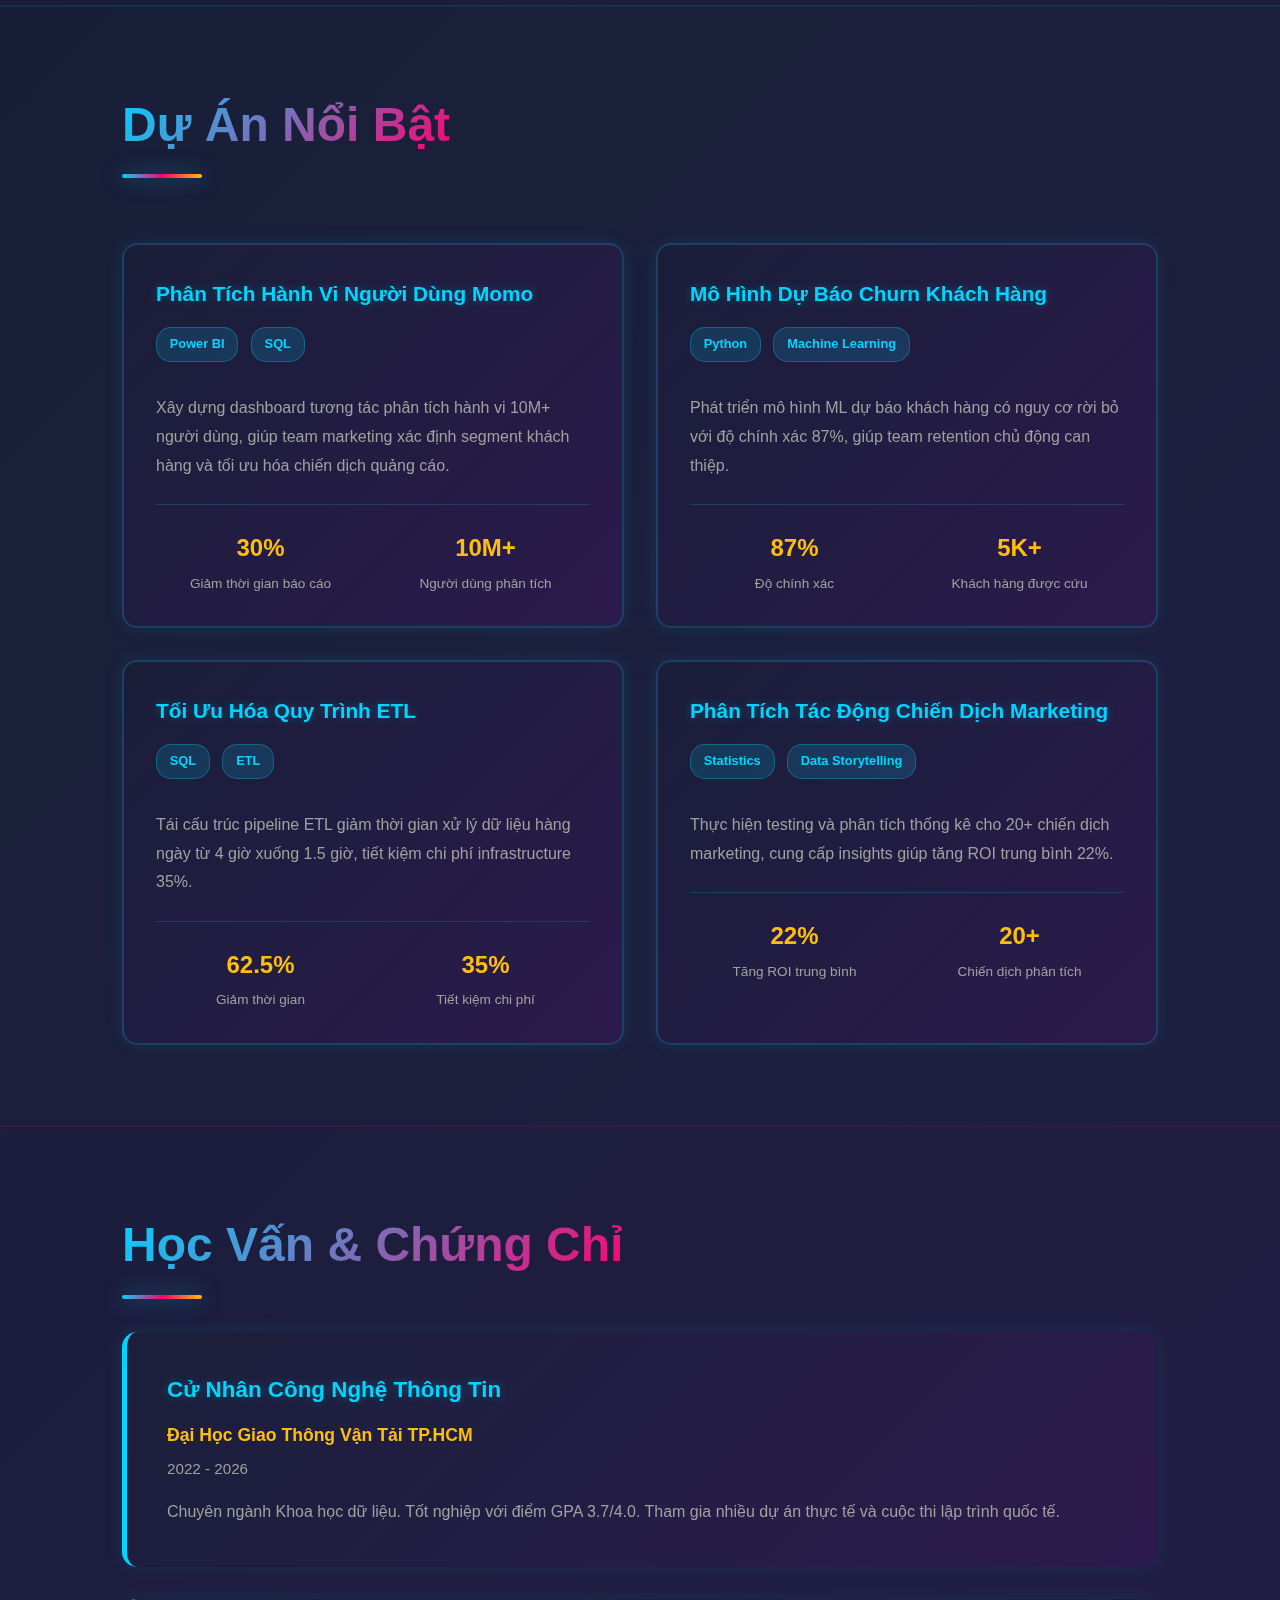
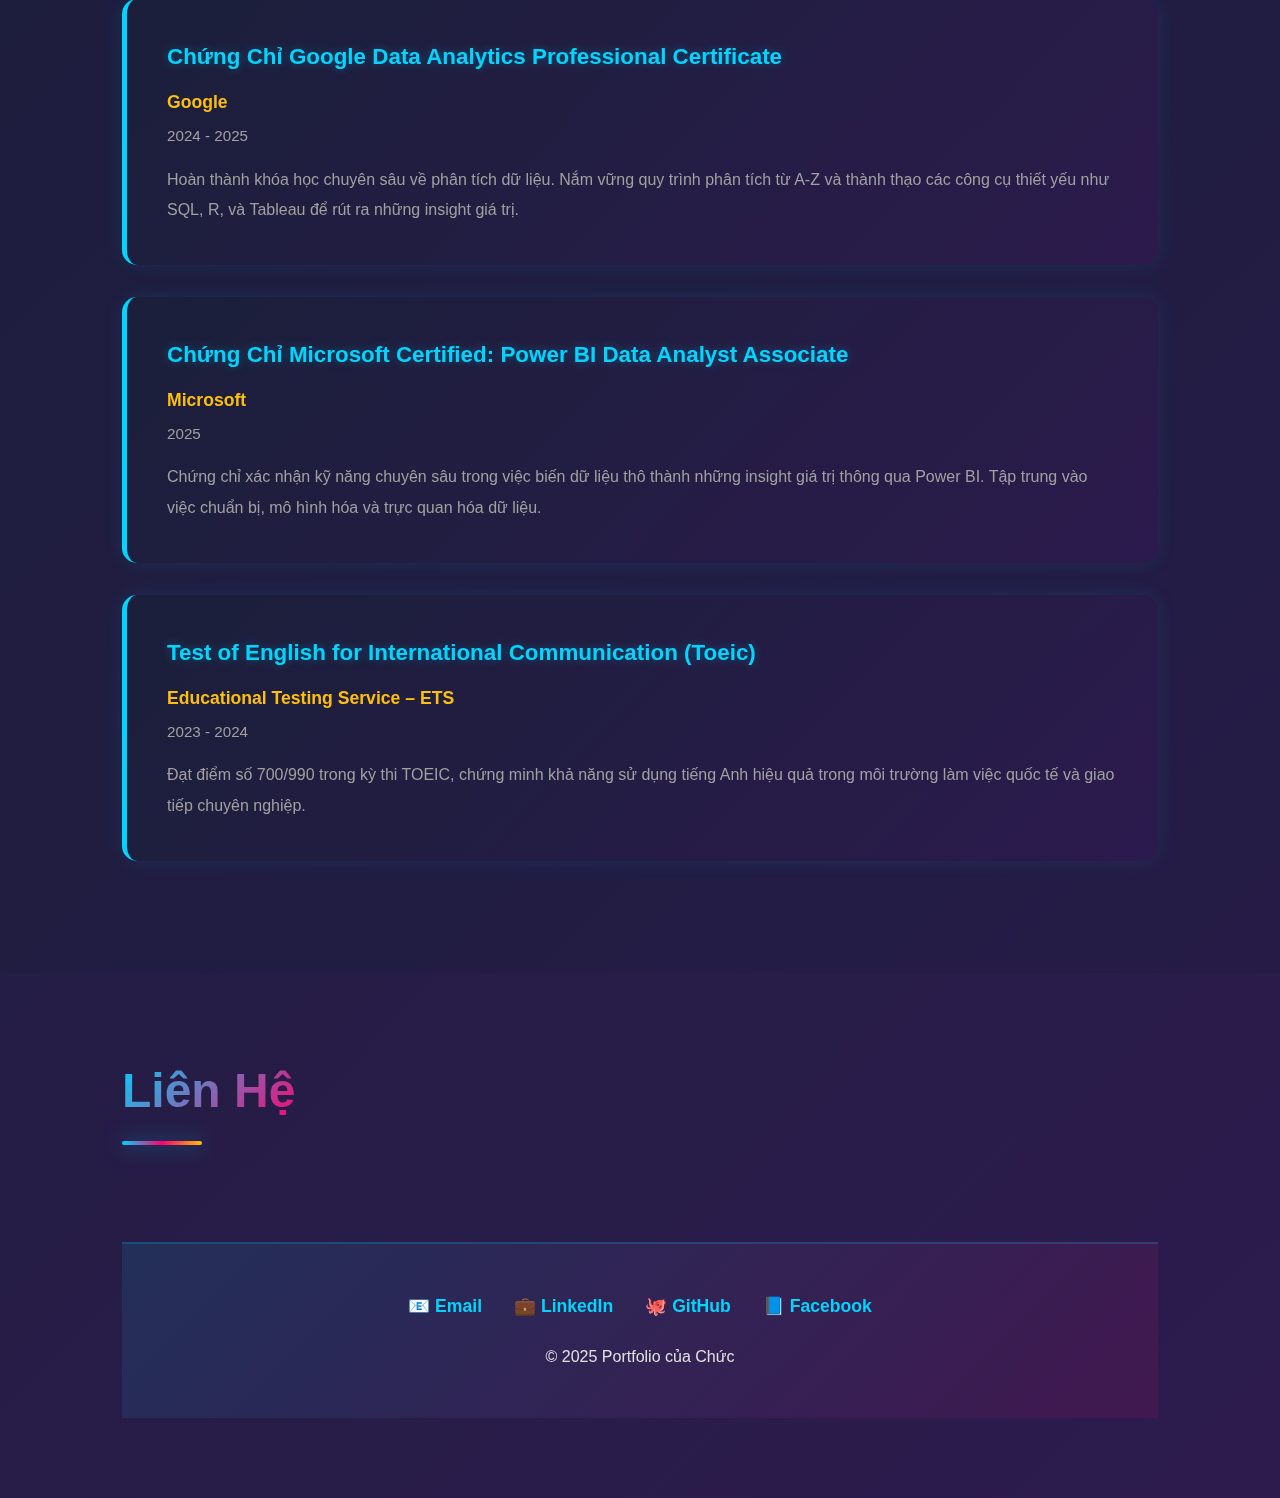
<file: html/lehachuc.html>
<!DOCTYPE html>
<html lang="vi">
<head>
    <meta charset="UTF-8">
    <meta name="viewport" content="width=device-width, initial-scale=1.0">
    <title>Portfolio - Lê Hà Chức</title>
    <link rel="stylesheet" href="../css/lehachuc.css">
</head>
<body>
    <nav>
        <div class="logo">
            <a href="../index.html">Quay về trang chủ</a>
        </div>
        <ul>
            <li><a href="#about">Về Bản Thân</a></li>
            <li><a href="#experience">Kinh Nghiệm</a></li>
            <li><a href="#projects">Dự Án</a></li>
            <li><a href="#education">Học Vấn</a></li>
            <li><a href="#contact">Liên Hệ</a></li>
        </ul>
    </nav>

    <section class="hero" id="hero">
        <div class="hero-content">
            <img src="../img/img-chuc/anhdaidien.jpg" alt="Ảnh cá nhân của Lê Hà Chức" class="profile-image">
            <div>
                <h1>Lê Hà Chức</h1>
                <p class="subtitle">Data Analyst | Chuyên Gia Phân Tích Dữ Liệu</p>
                <p class="tagline">Biến dữ liệu thô thành những insight chiến lược có giá trị</p>
                <a href="#about" class="cta-button">Khám Phá Thêm</a>
            </div>
        </div>
        <!-- Added decorative elements -->
        <div class="hero-decoration"></div>
    </section>

    <section id="about">
        <div class="container">
            <h2>Thông Tin Cá Nhân</h2>
            
            <div class="about-wrapper">
                <!-- Left side: Information boxes and bio -->
                <div class="about-left">
                    <!-- Information boxes -->
                    <div class="info-boxes">
                        <div class="info-box">
                            <span class="info-icon">👤</span>
                            <div class="info-content">
                                <span class="info-label">Họ và tên</span>
                                <span class="info-value">Lê Hà Chức</span>
                            </div>
                        </div>
                        
                        <div class="info-box">
                            <span class="info-icon">🎂</span>
                            <div class="info-content">
                                <span class="info-label">Ngày sinh</span>
                                <span class="info-value">15/01/2004</span>
                            </div>
                        </div>
                        
                        <div class="info-box">
                            <span class="info-icon">⚧</span>
                            <div class="info-content">
                                <span class="info-label">Giới tính</span>
                                <span class="info-value">Nam</span>
                            </div>
                        </div>
                        
                        <div class="info-box">
                            <span class="info-icon">🎓</span>
                            <div class="info-content">
                                <span class="info-label">Ngành học</span>
                                <span class="info-value">Data Science</span>
                            </div>
                        </div>
                        
                        <div class="info-box">
                            <span class="info-icon">📊</span>
                            <div class="info-content">
                                <span class="info-label">GPA</span>
                                <span class="info-value">3.7 / 4.0</span>
                            </div>
                        </div>
                    </div>

                    <div class="bio-section">
                        <p>
                            Mình là một chuyên viên phân tích dữ liệu với đam mê khám phá những câu chuyện ẩn sau những con số. Mình yêu thích việc biến dữ liệu thô thành những hiểu biết sâu sắc và giải quyết các bài toán kinh doanh phức tạp. Với kinh nghiệm trong việc phân tích và trực quan hóa dữ liệu, mình luôn cố gắng cung cấp những thông tin chính xác, có giá trị, giúp đưa ra các quyết định chiến lược hiệu quả.
                        </p>
                    </div>
                </div>

                <div class="about-right">
                    <div class="photo-gallery">
                        <img src="../img/img-chuc/anh1.jpg" alt="Ảnh cá nhân 1" class="gallery-photo">
                        <img src="../img/img-chuc/anh2.jpg" alt="Ảnh cá nhân 2" class="gallery-photo">
                        <img src="../img/img-chuc//anh3.jpg" alt="Ảnh cá nhân 3" class="gallery-photo">
                    </div>
                </div>
            </div>

            <div class="skills-section">
                <h3>Kỹ Năng</h3>
                <div class="skills">
                    <span class="skill-tag">SQL</span>
                    <span class="skill-tag">Power BI</span>
                    <span class="skill-tag">Statistics</span>
                    <span class="skill-tag">Data Storytelling</span>
                    <span class="skill-tag">Python</span>
                    <span class="skill-tag">ETL</span>
                    <span class="skill-tag">Machine Learning</span>
                    <span class="skill-tag">Communication</span>
                </div>
            </div>
        </div>
    </section>

    <section id="experience">
        <div class="container">
            <h2>Kinh Nghiệm Làm Việc</h2>
            
            <div class="experience-item">
                <div class="experience-header">
                    <div>
                        <h3>Fresher Data Analyst</h3>
                        <div class="company">Momo - Ứng Dụng Thanh Toán Di Động</div>
                    </div>
                    <div class="year">2024 - Hiện Tại</div>
                </div>
                <ul class="experience-details">
                    <li>Phân tích dữ liệu giao dịch từ hơn 10 triệu người dùng hàng ngày</li>
                    <li>Xây dựng dashboard Power BI giúp giảm 30% thời gian báo cáo hàng tuần</li>
                    <li>Tối ưu hóa quy trình ETL, tăng tốc độ xử lý dữ liệu lên 40%</li>
                    <li>Cộng tác với các team khác để đưa ra insights về hành vi người dùng</li>
                </ul>
            </div>

            <div class="experience-item">
                <div class="experience-header">
                    <div>
                        <h3>Data Analyst Intern</h3>
                        <div class="company">PricewaterhouseCoopers (PwC)</div>
                    </div>
                    <div class="year">2023 - 2024</div>
                </div>
                <ul class="experience-details">
                    <li>Phân tích dữ liệu bán hàng cho 50+ khách hàng doanh nghiệp</li>
                    <li>Tạo báo cáo phân tích chi tiết giúp khách hàng tăng doanh thu 15-25%</li>
                    <li>Sử dụng SQL để trích xuất và làm sạch dữ liệu từ cơ sở dữ liệu lớn</li>
                    <li>Tham gia cùng 5 thành viên team mới về quy trình phân tích dữ liệu</li>
                </ul>
            </div>
        </div>
    </section>

    <section id="projects">
        <div class="container">
            <h2>Dự Án Nổi Bật</h2>
            
            <div class="projects-grid">
                <div class="project-card">
                    <div class="project-header">
                        <h3>Phân Tích Hành Vi Người Dùng Momo</h3>
                        <span class="project-tag">Power BI</span>
                        <span class="project-tag">SQL</span>
                    </div>
                    <p>Xây dựng dashboard tương tác phân tích hành vi 10M+ người dùng, giúp team marketing xác định segment khách hàng và tối ưu hóa chiến dịch quảng cáo.</p>
                    <div class="project-metrics">
                        <div class="metric">
                            <span class="metric-value">30%</span>
                            <span class="metric-label">Giảm thời gian báo cáo</span>
                        </div>
                        <div class="metric">
                            <span class="metric-value">10M+</span>
                            <span class="metric-label">Người dùng phân tích</span>
                        </div>
                    </div>
                </div>

                <div class="project-card">
                    <div class="project-header">
                        <h3>Mô Hình Dự Báo Churn Khách Hàng</h3>
                        <span class="project-tag">Python</span>
                        <span class="project-tag">Machine Learning</span>
                    </div>
                    <p>Phát triển mô hình ML dự báo khách hàng có nguy cơ rời bỏ với độ chính xác 87%, giúp team retention chủ động can thiệp.</p>
                    <div class="project-metrics">
                        <div class="metric">
                            <span class="metric-value">87%</span>
                            <span class="metric-label">Độ chính xác</span>
                        </div>
                        <div class="metric">
                            <span class="metric-value">5K+</span>
                            <span class="metric-label">Khách hàng được cứu</span>
                        </div>
                    </div>
                </div>

                <div class="project-card">
                    <div class="project-header">
                        <h3>Tối Ưu Hóa Quy Trình ETL</h3>
                        <span class="project-tag">SQL</span>
                        <span class="project-tag">ETL</span>
                    </div>
                    <p>Tái cấu trúc pipeline ETL giảm thời gian xử lý dữ liệu hàng ngày từ 4 giờ xuống 1.5 giờ, tiết kiệm chi phí infrastructure 35%.</p>
                    <div class="project-metrics">
                        <div class="metric">
                            <span class="metric-value">62.5%</span>
                            <span class="metric-label">Giảm thời gian</span>
                        </div>
                        <div class="metric">
                            <span class="metric-value">35%</span>
                            <span class="metric-label">Tiết kiệm chi phí</span>
                        </div>
                    </div>
                </div>

                <div class="project-card">
                    <div class="project-header">
                        <h3>Phân Tích Tác Động Chiến Dịch Marketing</h3>
                        <span class="project-tag">Statistics</span>
                        <span class="project-tag">Data Storytelling</span>
                    </div>
                    <p>Thực hiện testing và phân tích thống kê cho 20+ chiến dịch marketing, cung cấp insights giúp tăng ROI trung bình 22%.</p>
                    <div class="project-metrics">
                        <div class="metric">
                            <span class="metric-value">22%</span>
                            <span class="metric-label">Tăng ROI trung bình</span>
                        </div>
                        <div class="metric">
                            <span class="metric-value">20+</span>
                            <span class="metric-label">Chiến dịch phân tích</span>
                        </div>
                    </div>
                </div>
            </div>
        </div>
    </section>

    <section id="education">
        <div class="container">
            <h2>Học Vấn & Chứng Chỉ</h2>
            
            <div class="education-item">
                <h3>Cử Nhân Công Nghệ Thông Tin</h3>
                <div class="school">Đại Học Giao Thông Vận Tải TP.HCM</div>
                <div class="year">2022 - 2026</div>
                <p>
                    Chuyên ngành Khoa học dữ liệu. Tốt nghiệp với điểm GPA 3.7/4.0. 
                    Tham gia nhiều dự án thực tế và cuộc thi lập trình quốc tế.
                </p>
            </div>

            <div class="education-item">
                <h3>Chứng Chỉ Google Data Analytics Professional Certificate</h3>
                <div class="school">Google</div>
                <div class="year">2024 - 2025</div>
                <p>
                    Hoàn thành khóa học chuyên sâu về phân tích dữ liệu. Nắm vững quy trình phân tích từ A-Z và thành thạo các công cụ thiết yếu như SQL, R, và Tableau để rút ra những insight giá trị.
                </p>
            </div>

            <div class="education-item">
                <h3>Chứng Chỉ Microsoft Certified: Power BI Data Analyst Associate</h3>
                <div class="school">Microsoft</div>
                <div class="year">2025</div>
                <p>
                    Chứng chỉ xác nhận kỹ năng chuyên sâu trong việc biến dữ liệu thô thành những insight giá trị thông qua Power BI. Tập trung vào việc chuẩn bị, mô hình hóa và trực quan hóa dữ liệu.
                </p>
            </div>

            <div class="education-item">
                <h3>Test of English for International Communication (Toeic)</h3>
                <div class="school">Educational Testing Service – ETS</div>
                <div class="year">2023 - 2024</div>
                <p>
                    Đạt điểm số 700/990 trong kỳ thi TOEIC, chứng minh khả năng sử dụng tiếng Anh hiệu quả trong môi trường làm việc quốc tế và giao tiếp chuyên nghiệp.
                </p>
            </div>

        </div>
    </section>

    <section id="contact">
        <div class="container">
            <h2>Liên Hệ</h2>
            <footer>
                <div class="social-links">
                    <a href="mailto:lechuc508@gmail.com">📧 Email</a>
                    <a href="https://www.linkedin.com/in/lehachuc/" target="_blank">💼 LinkedIn</a>
                    <a href="https://github.com/lehachuc" target="_blank">🐙 GitHub</a>
                    <a href="https://www.facebook.com/le.ha.chuc/" target="_blank">📘 Facebook</a>
                </div>
                <p>&copy; 2025 Portfolio của Chức</p>
            </footer>
        </div>
    </section>
</body>
</html>
</file>
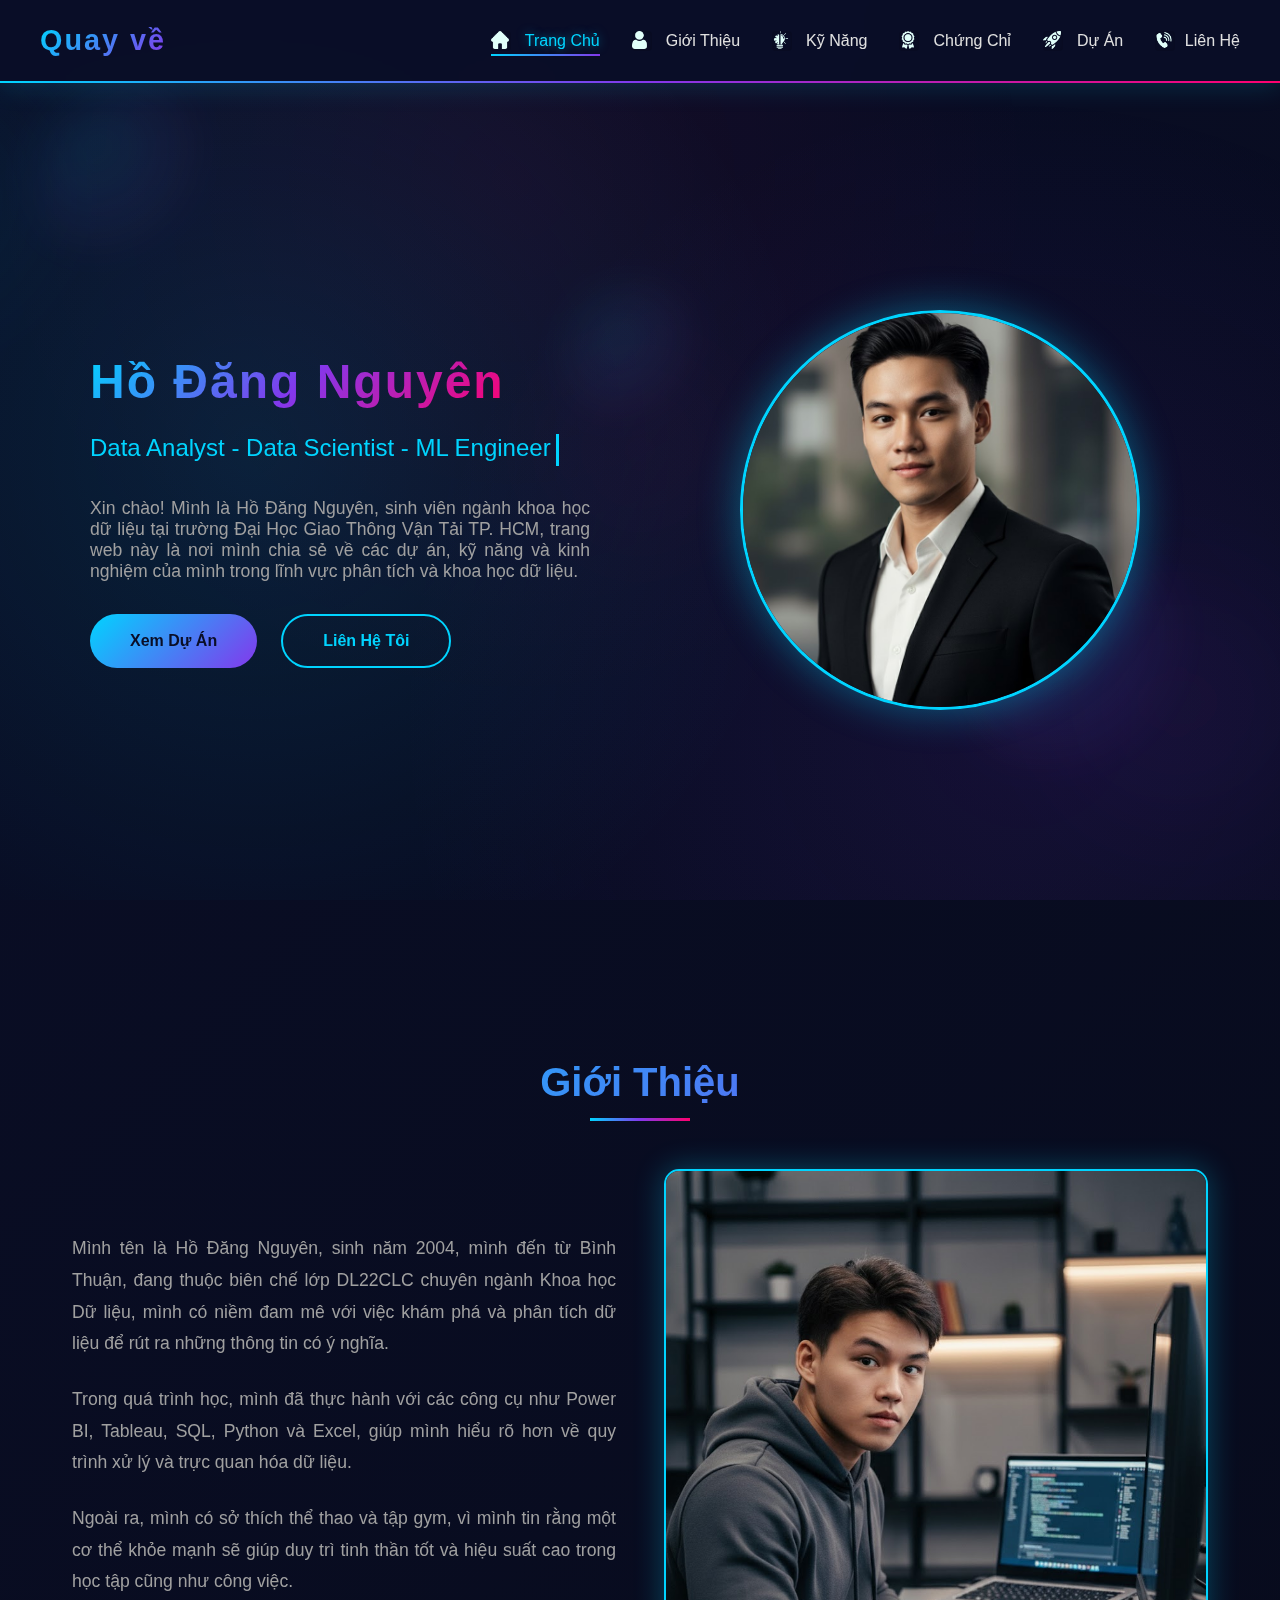
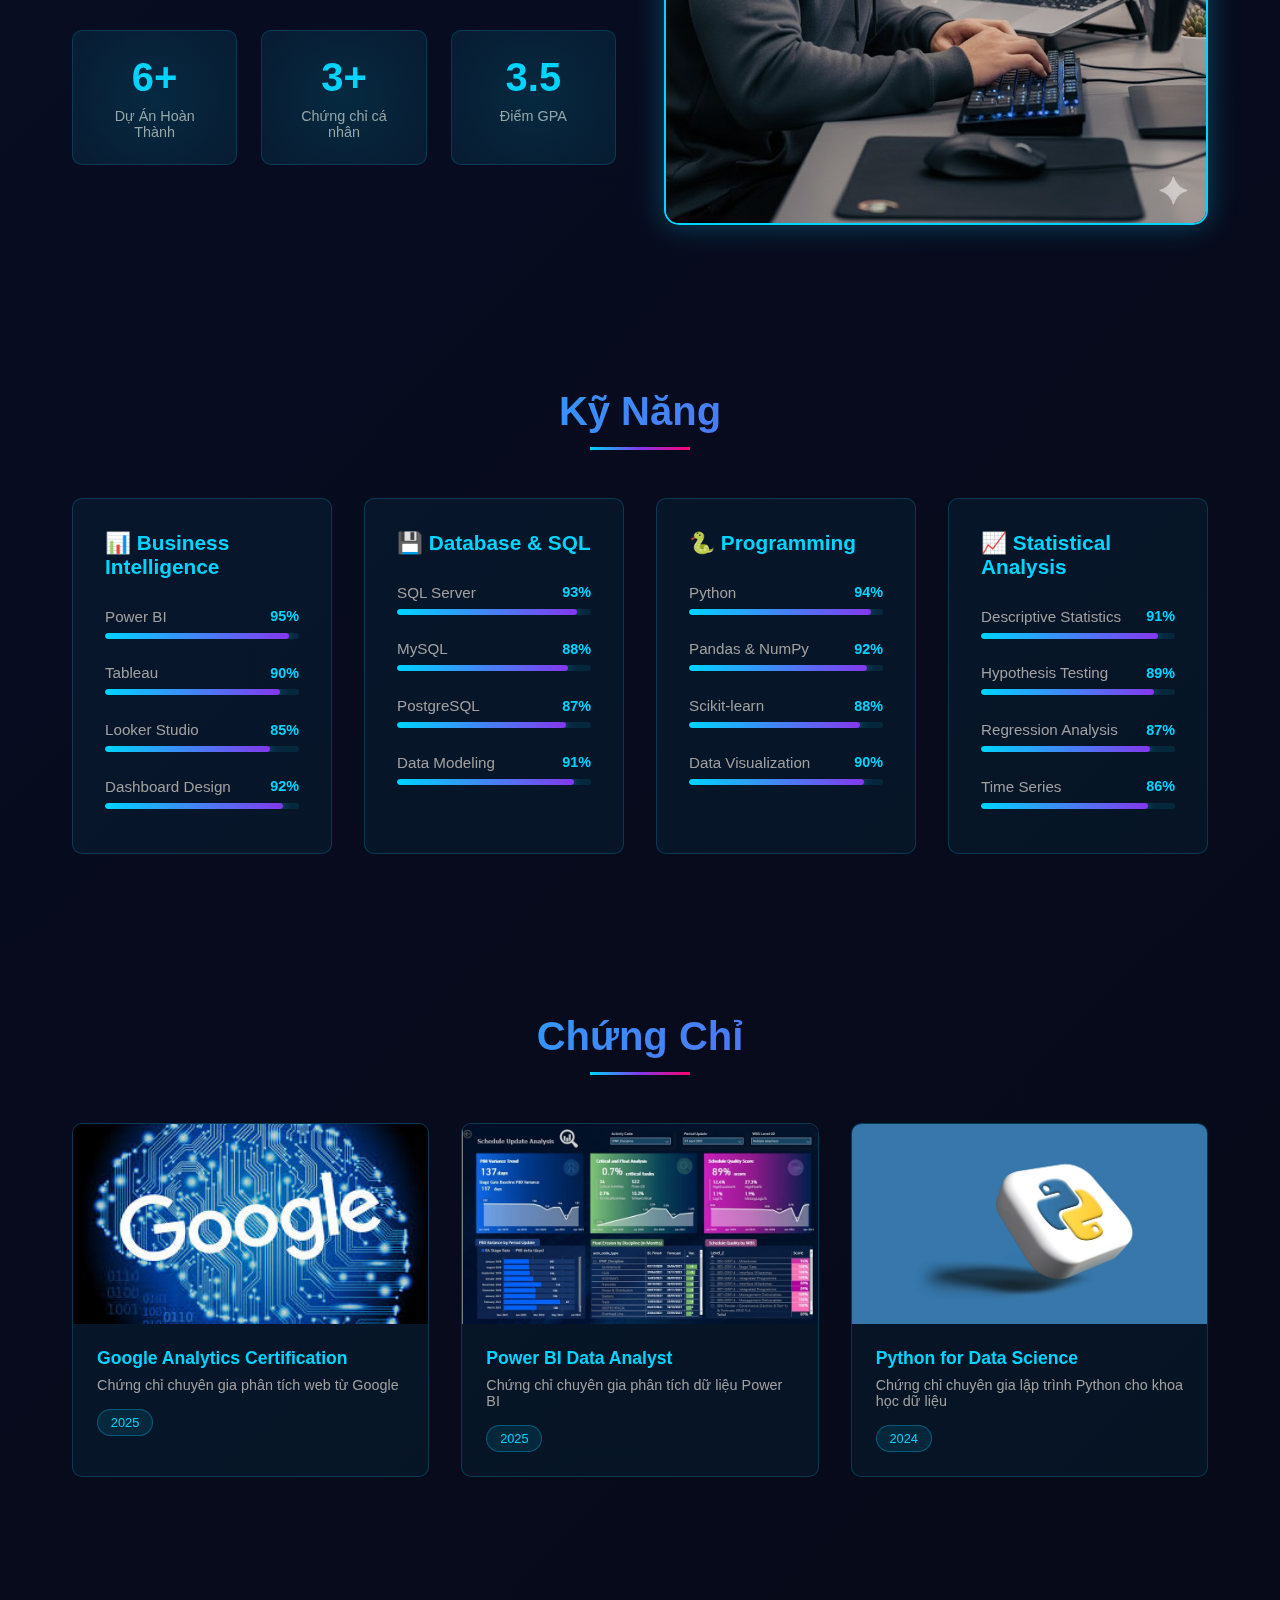
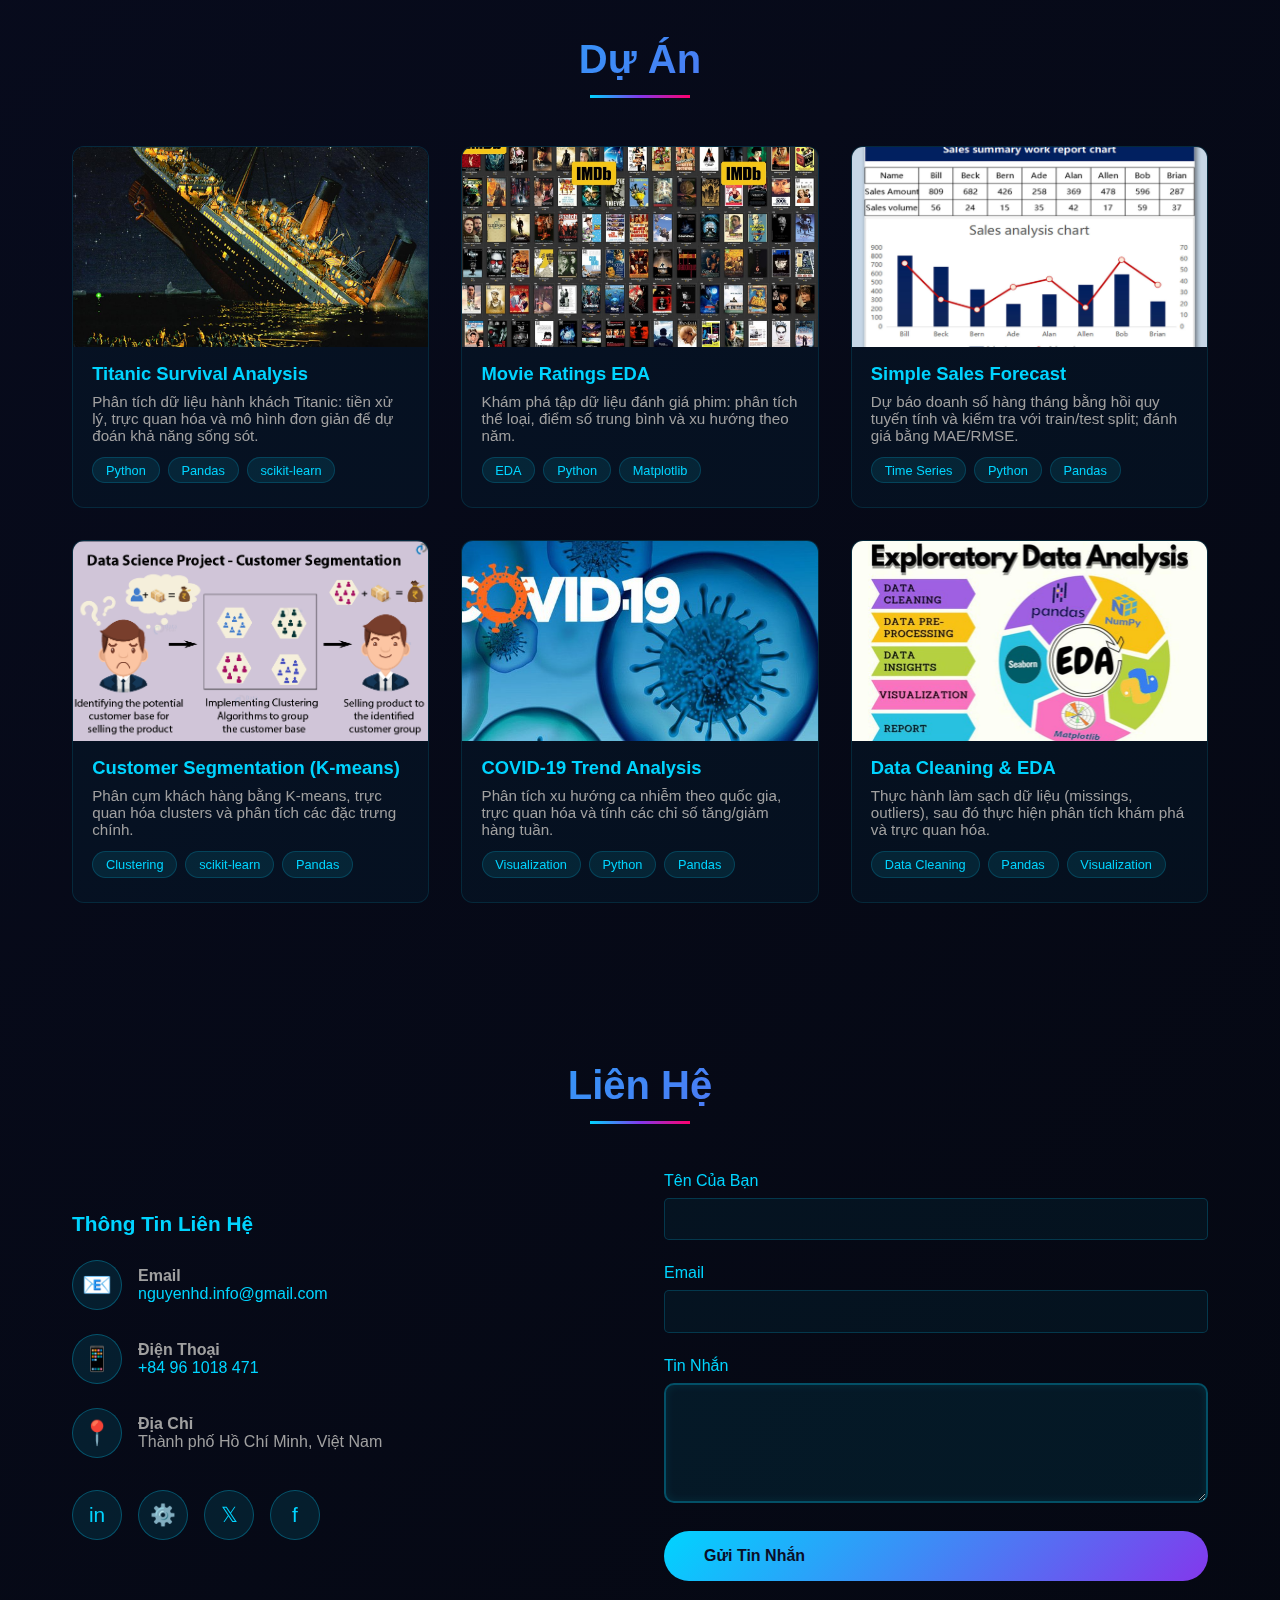
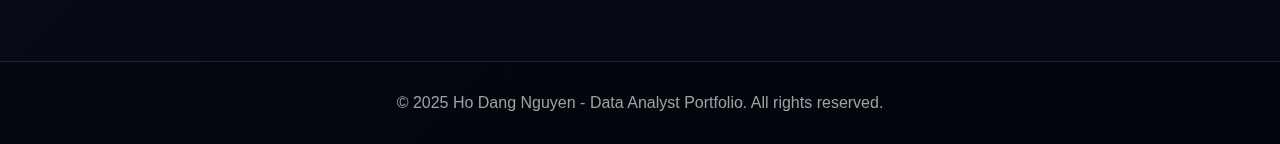
<file: html/nguyen.html>
<!DOCTYPE html>
<html lang="vi">

<head>
    <meta charset="UTF-8">
    <meta name="viewport" content="width=device-width, initial-scale=1.0">
    <title>Hồ Đăng Nguyên - Data Analyst Portfolio</title>
    <link rel="stylesheet" href="../css/nguyen-css.css">
</head>

<body>
    <!-- Animated overlay (decorative, pointer-events: none) -->
    <div class="page-overlay" aria-hidden="true">
        <span class="bubble" style="--x:10%; --y:20%; --s:180px; --d:0s;"></span>
        <span class="bubble" style="--x:85%; --y:75%; --s:240px; --d:3s;"></span>
        <span class="bubble" style="--x:50%; --y:40%; --s:140px; --d:6s;"></span>
    </div>
    <!-- Header -->
    <header>
        <div class="header-content">
            <a href="../index.html" class="logo">Quay về</a>
            <nav>
                <a href="#home"><span class="nav-icon" aria-hidden="true"><img src="../img/img-nguyen/icons/home.png" alt=""
                            width="18"></span> <span class="nav-text">Trang Chủ</span></a>
                <a href="#about"><span class="nav-icon" aria-hidden="true"><img src="../img/img-nguyen/icons//user.png" alt=""
                            width="18"></span> <span class="nav-text">Giới Thiệu</span></a>
                <a href="#skills"><span class="nav-icon" aria-hidden="true"><img src="../img/img-nguyen/icons/skills.png" alt=""
                            width="18"></span> <span class="nav-text">Kỹ Năng</span></a>
                <a href="#certificates"><span class="nav-icon" aria-hidden="true"><img src="../img/img-nguyen/icons/certificate.png"
                            alt="" width="18"></span> <span class="nav-text">Chứng Chỉ</span></a>
                <a href="#projects"><span class="nav-icon" aria-hidden="true"><img src="../img/img-nguyen/icons/projects.png" alt=""
                            width="18"></span> <span class="nav-text">Dự Án</span></a>
                <a href="#contact"><span class="nav-icon" aria-hidden="true"><img src="../img/img-nguyen/icons/contact.png" alt=""
                            width="18"></span><span class="nav-text">Liên Hệ</span></a>
            </nav>
        </div>
    </header>

    <!-- Hero Section -->
    <section class="hero" id="home">
        <div class="hero-content">
            <div class="hero-text">
                <h1>Hồ Đăng Nguyên</h1>
                <div class="typewriter">Data Analyst - Data Scientist - ML Engineer</div>
                <p class="intro-text">
                    Xin chào! Mình là Hồ Đăng Nguyên, sinh viên ngành khoa học dữ liệu tại trường Đại Học Giao Thông Vận
                    Tải TP. HCM, trang web này là nơi mình chia sẻ về các dự án, kỹ năng và kinh nghiệm của mình trong
                    lĩnh vực phân tích và khoa học dữ liệu.
                </p>
                <div class="hero-buttons">
                    <a href="#projects" class="btn primary">Xem Dự Án</a>
                    <a href="#contact" class="btn">Liên Hệ Tôi</a>
                </div>
            </div>
            <div class="hero-image">
                <img src="../img/img-nguyen/images/nguyen-img1.jpg" alt="Ho Dang Nguyen">
            </div>
        </div>
    </section>

    <!-- About Section -->
    <section id="about">
        <h2>Giới Thiệu</h2>
        <div class="about-content">
            <div class="about-text">
                <p>
                    Mình tên là Hồ Đăng Nguyên, sinh năm 2004, mình đến từ Bình Thuận, đang thuộc biên chế lớp DL22CLC
                    chuyên ngành Khoa học Dữ liệu, mình có niềm đam mê với việc khám phá và phân tích dữ liệu để
                    rút ra những thông tin có ý nghĩa.
                </p>
                <p>
                    Trong quá trình học, mình đã thực hành với các công cụ như Power BI, Tableau, SQL, Python và Excel,
                    giúp mình hiểu rõ hơn về quy trình xử lý và trực quan hóa dữ liệu.
                </p>
                <p>
                    Ngoài ra, mình có sở thích thể thao và tập gym, vì mình tin rằng một cơ thể khỏe mạnh sẽ giúp duy
                    trì tinh thần tốt và hiệu suất cao trong học tập cũng như công việc.
                </p>
                <div class="stats">
                    <div class="stat-box">
                        <div class="stat-number">6+</div>
                        <div class="stat-label">Dự Án Hoàn Thành</div>
                    </div>
                    <div class="stat-box">
                        <div class="stat-number">3+</div>
                        <div class="stat-label">Chứng chỉ cá nhân</div>
                    </div>
                    <div class="stat-box">
                        <div class="stat-number">3.5</div>
                        <div class="stat-label">Điểm GPA</div>
                    </div>
                </div>
            </div>
            <div class="about-image">
                <img src="../img/img-nguyen/images/nguyen-img2.jpg" alt="Ho Dang Nguyen">
            </div>
        </div>
    </section>

    <!-- Skills Section -->
    <section id="skills">
        <h2>Kỹ Năng</h2>
        <div class="skills-grid">
            <div class="skill-card stagger-item">
                <h3>📊 Business Intelligence</h3>
                <ul class="skill-list">
                    <li class="skill-item">
                        <div class="skill-name">
                            <span>Power BI</span>
                            <span class="skill-percentage">95%</span>
                        </div>
                        <div class="progress-bar">
                            <div class="progress-fill" style="width: 95%;"></div>
                        </div>
                    </li>
                    <li class="skill-item">
                        <div class="skill-name">
                            <span>Tableau</span>
                            <span class="skill-percentage">90%</span>
                        </div>
                        <div class="progress-bar">
                            <div class="progress-fill" style="width: 90%;"></div>
                        </div>
                    </li>
                    <li class="skill-item">
                        <div class="skill-name">
                            <span>Looker Studio</span>
                            <span class="skill-percentage">85%</span>
                        </div>
                        <div class="progress-bar">
                            <div class="progress-fill" style="width: 85%;"></div>
                        </div>
                    </li>
                    <li class="skill-item">
                        <div class="skill-name">
                            <span>Dashboard Design</span>
                            <span class="skill-percentage">92%</span>
                        </div>
                        <div class="progress-bar">
                            <div class="progress-fill" style="width: 92%;"></div>
                        </div>
                    </li>
                </ul>
            </div>
            <div class="skill-card stagger-item">
                <h3>💾 Database & SQL</h3>
                <ul class="skill-list">
                    <li class="skill-item">
                        <div class="skill-name">
                            <span>SQL Server</span>
                            <span class="skill-percentage">93%</span>
                        </div>
                        <div class="progress-bar">
                            <div class="progress-fill" style="width: 93%;"></div>
                        </div>
                    </li>
                    <li class="skill-item">
                        <div class="skill-name">
                            <span>MySQL</span>
                            <span class="skill-percentage">88%</span>
                        </div>
                        <div class="progress-bar">
                            <div class="progress-fill" style="width: 88%;"></div>
                        </div>
                    </li>
                    <li class="skill-item">
                        <div class="skill-name">
                            <span>PostgreSQL</span>
                            <span class="skill-percentage">87%</span>
                        </div>
                        <div class="progress-bar">
                            <div class="progress-fill" style="width: 87%;"></div>
                        </div>
                    </li>
                    <li class="skill-item">
                        <div class="skill-name">
                            <span>Data Modeling</span>
                            <span class="skill-percentage">91%</span>
                        </div>
                        <div class="progress-bar">
                            <div class="progress-fill" style="width: 91%;"></div>
                        </div>
                    </li>
                </ul>
            </div>
            <div class="skill-card stagger-item">
                <h3>🐍 Programming</h3>
                <ul class="skill-list">
                    <li class="skill-item">
                        <div class="skill-name">
                            <span>Python</span>
                            <span class="skill-percentage">94%</span>
                        </div>
                        <div class="progress-bar">
                            <div class="progress-fill" style="width: 94%;"></div>
                        </div>
                    </li>
                    <li class="skill-item">
                        <div class="skill-name">
                            <span>Pandas & NumPy</span>
                            <span class="skill-percentage">92%</span>
                        </div>
                        <div class="progress-bar">
                            <div class="progress-fill" style="width: 92%;"></div>
                        </div>
                    </li>
                    <li class="skill-item">
                        <div class="skill-name">
                            <span>Scikit-learn</span>
                            <span class="skill-percentage">88%</span>
                        </div>
                        <div class="progress-bar">
                            <div class="progress-fill" style="width: 88%;"></div>
                        </div>
                    </li>
                    <li class="skill-item">
                        <div class="skill-name">
                            <span>Data Visualization</span>
                            <span class="skill-percentage">90%</span>
                        </div>
                        <div class="progress-bar">
                            <div class="progress-fill" style="width: 90%;"></div>
                        </div>
                    </li>
                </ul>
            </div>
            <div class="skill-card stagger-item">
                <h3>📈 Statistical Analysis</h3>
                <ul class="skill-list">
                    <li class="skill-item">
                        <div class="skill-name">
                            <span>Descriptive Statistics</span>
                            <span class="skill-percentage">91%</span>
                        </div>
                        <div class="progress-bar">
                            <div class="progress-fill" style="width: 91%;"></div>
                        </div>
                    </li>
                    <li class="skill-item">
                        <div class="skill-name">
                            <span>Hypothesis Testing</span>
                            <span class="skill-percentage">89%</span>
                        </div>
                        <div class="progress-bar">
                            <div class="progress-fill" style="width: 89%;"></div>
                        </div>
                    </li>
                    <li class="skill-item">
                        <div class="skill-name">
                            <span>Regression Analysis</span>
                            <span class="skill-percentage">87%</span>
                        </div>
                        <div class="progress-bar">
                            <div class="progress-fill" style="width: 87%;"></div>
                        </div>
                    </li>
                    <li class="skill-item">
                        <div class="skill-name">
                            <span>Time Series</span>
                            <span class="skill-percentage">86%</span>
                        </div>
                        <div class="progress-bar">
                            <div class="progress-fill" style="width: 86%;"></div>
                        </div>
                    </li>
                </ul>
            </div>

        </div>
    </section>

    <!-- Certificates Section -->
    <section id="certificates">
        <h2>Chứng Chỉ</h2>
        <div class="certificates-grid">
            <div class="certificate-card stagger-item">
                <div class="certificate-image">
                    <img src="../img/img-nguyen/images/nguyen-img3.jpg" alt="Google Analytics Certification">
                </div>
                <div class="certificate-content">
                    <h3>Google Analytics Certification</h3>
                    <p>Chứng chỉ chuyên gia phân tích web từ Google</p>
                    <span class="cert-date">2025</span>
                </div>
            </div>
            <div class="certificate-card stagger-item">
                <div class="certificate-image">
                    <img src="../img/img-nguyen/images/nguyen-img4.jpg" alt="Power BI Certification">
                </div>
                <div class="certificate-content">
                    <h3>Power BI Data Analyst</h3>
                    <p>Chứng chỉ chuyên gia phân tích dữ liệu Power BI</p>
                    <span class="cert-date">2025</span>
                </div>
            </div>
            <div class="certificate-card stagger-item">
                <div class="certificate-image">
                    <img src="../img/img-nguyen/images/nguyen-img5.jpg" alt="Python for Data Science">
                </div>
                <div class="certificate-content">
                    <h3>Python for Data Science</h3>
                    <p>Chứng chỉ chuyên gia lập trình Python cho khoa học dữ liệu</p>
                    <span class="cert-date">2024</span>
                </div>
            </div>

        </div>
    </section>

    <!-- Projects Section -->
    <section id="projects">
        <h2>Dự Án</h2>
        <div class="projects-grid">
            <div class="project-card stagger-item">
                <div class="project-image" style="width: 100%; height: 200px; overflow: hidden;">
                    <img src="../img/img-nguyen/images/nguyen-img6.jpg" alt="Titanic Survival" />
                </div>
                <div class="project-content">
                    <h3>Titanic Survival Analysis</h3>
                    <p>Phân tích dữ liệu hành khách Titanic: tiền xử lý, trực quan hóa và mô hình đơn giản để dự đoán
                        khả năng sống sót.</p>
                    <div class="project-tags">
                        <span class="tag">Python</span>
                        <span class="tag">Pandas</span>
                        <span class="tag">scikit-learn</span>
                    </div>
                </div>
            </div>

            <div class="project-card stagger-item">
                <div class="project-image" style="width: 100%; height: 200px; overflow: hidden;">
                    <img src="../img/img-nguyen/images/nguyen-img7.jpg" alt="Movie Ratings EDA" />
                </div>
                <div class="project-content">
                    <h3>Movie Ratings EDA</h3>
                    <p>Khám phá tập dữ liệu đánh giá phim: phân tích thể loại, điểm số trung bình và xu hướng theo năm.
                    </p>
                    <div class="project-tags">
                        <span class="tag">EDA</span>
                        <span class="tag">Python</span>
                        <span class="tag">Matplotlib</span>
                    </div>
                </div>
            </div>

            <div class="project-card stagger-item">
                <div class="project-image" style="width: 100%; height: 200px; overflow: hidden;">
                    <img src="../img/img-nguyen/images/nguyen-img8.jpg" alt="Sales Forecast" />
                </div>
                <div class="project-content">
                    <h3>Simple Sales Forecast</h3>
                    <p>Dự báo doanh số hàng tháng bằng hồi quy tuyến tính và kiểm tra với train/test split; đánh giá
                        bằng MAE/RMSE.</p>
                    <div class="project-tags">
                        <span class="tag">Time Series</span>
                        <span class="tag">Python</span>
                        <span class="tag">Pandas</span>
                    </div>
                </div>
            </div>

            <div class="project-card stagger-item">
                <div class="project-image" style="width: 100%; height: 200px; overflow: hidden;">
                    <img src="../img/img-nguyen/images/nguyen-img9.png" alt="Customer Segmentation" />
                </div>
                <div class="project-content">
                    <h3>Customer Segmentation (K-means)</h3>
                    <p>Phân cụm khách hàng bằng K-means, trực quan hóa clusters và phân tích các đặc trưng chính.</p>
                    <div class="project-tags">
                        <span class="tag">Clustering</span>
                        <span class="tag">scikit-learn</span>
                        <span class="tag">Pandas</span>
                    </div>
                </div>
            </div>

            <div class="project-card stagger-item">
                <div class="project-image" style="width: 100%; height: 200px; overflow: hidden;">
                    <img src="../img/img-nguyen/images/nguyen-img10.jpg" alt="COVID Trend" />
                </div>
                <div class="project-content">
                    <h3>COVID-19 Trend Analysis</h3>
                    <p>Phân tích xu hướng ca nhiễm theo quốc gia, trực quan hóa và tính các chỉ số tăng/giảm hàng tuần.
                    </p>
                    <div class="project-tags">
                        <span class="tag">Visualization</span>
                        <span class="tag">Python</span>
                        <span class="tag">Pandas</span>
                    </div>
                </div>
            </div>

            <div class="project-card stagger-item">
                <div class="project-image" style="width: 100%; height: 200px; overflow: hidden;">
                    <img src="../img/img-nguyen/images/nguyen-img11.jpg" alt="Data Cleaning EDA" />
                </div>
                <div class="project-content">
                    <h3>Data Cleaning & EDA</h3>
                    <p>Thực hành làm sạch dữ liệu (missings, outliers), sau đó thực hiện phân tích khám phá và trực quan
                        hóa.</p>
                    <div class="project-tags">
                        <span class="tag">Data Cleaning</span>
                        <span class="tag">Pandas</span>
                        <span class="tag">Visualization</span>
                    </div>
                </div>
            </div>
        </div>
    </section>

    <!-- Contact Section -->
    <section id="contact">
        <h2>Liên Hệ</h2>
        <div class="contact-content">
            <div class="contact-info">
                <h3>Thông Tin Liên Hệ</h3>
                <div class="contact-item">
                    <div class="contact-icon">📧</div>
                    <div class="contact-text">
                        <p><strong>Email</strong></p>
                        <a href="mailto:ho.dangnguyen@email.com">nguyenhd.info@gmail.com</a>
                    </div>
                </div>
                <div class="contact-item">
                    <div class="contact-icon">📱</div>
                    <div class="contact-text">
                        <p><strong>Điện Thoại</strong></p>
                        <a href="tel:+84123456789">+84 96 1018 471</a>
                    </div>
                </div>
                <div class="contact-item">
                    <div class="contact-icon">📍</div>
                    <div class="contact-text">
                        <p><strong>Địa Chỉ</strong></p>
                        <p>Thành phố Hồ Chí Minh, Việt Nam</p>
                    </div>
                </div>
                <div class="social-links">
                    <a href="#" class="social-link" title="LinkedIn">in</a>
                    <a href="#" class="social-link" title="GitHub">⚙️</a>
                    <a href="#" class="social-link" title="Twitter">𝕏</a>
                    <a href="#" class="social-link" title="Facebook">f</a>
                </div>
            </div>
            <form class="contact-form">
                <div class="form-group">
                    <label for="name">Tên Của Bạn</label>
                    <input type="text" id="name" name="name" required>
                </div>
                <div class="form-group">
                    <label for="email">Email</label>
                    <input type="email" id="email" name="email" required>
                </div>
                <div class="form-group">
                    <label for="message">Tin Nhắn</label>
                    <textarea id="message" name="message" required></textarea>
                </div>
                <button type="submit" class="btn primary" style="width: 100%;">Gửi Tin Nhắn</button>
            </form>
        </div>
    </section>

    <!-- Footer -->
    <footer>
        <p>&copy; 2025 Ho Dang Nguyen - Data Analyst Portfolio. All rights reserved.</p>
    </footer>

    <script>
        window.addEventListener('scroll', () => {
            const header = document.querySelector('header');
            if (window.scrollY > 50) {
                header.classList.add('scrolled');
            } else {
                header.classList.remove('scrolled');
            }
        });

        // Typewriter effect
        const typewriterElements = document.querySelectorAll('.typewriter');
        typewriterElements.forEach(el => {
            const text = el.textContent;
            el.setAttribute('data-text', text);
        });

        // Smooth scroll
        document.querySelectorAll('a[href^="#"]').forEach(anchor => {
            anchor.addEventListener('click', function (e) {
                e.preventDefault();
                const target = document.querySelector(this.getAttribute('href'));
                if (target) {
                    target.scrollIntoView({
                        behavior: 'smooth',
                        block: 'start'
                    });
                }
            });
        });

        // Stagger animation on scroll
        const observerOptions = {
            threshold: 0.1,
            rootMargin: '0px 0px -100px 0px'
        };

        const observer = new IntersectionObserver(function (entries) {
            entries.forEach((entry, index) => {
                if (entry.isIntersecting) {
                    setTimeout(() => {
                        entry.target.style.animation = `staggerFadeIn 0.6s ease-out forwards`;
                    }, index * 100);
                }
            });
        }, observerOptions);

        document.querySelectorAll('.stagger-item').forEach(item => {
            observer.observe(item);
        });

        // Mouse tracking for skill cards
        document.querySelectorAll('.skill-card').forEach(card => {
            card.addEventListener('mousemove', (e) => {
                const rect = card.getBoundingClientRect();
                const x = e.clientX - rect.left;
                const y = e.clientY - rect.top;
                card.style.setProperty('--mouse-x', x + 'px');
                card.style.setProperty('--mouse-y', y + 'px');
            });
        });

        // Form submission
        document.querySelector('.contact-form').addEventListener('submit', (e) => {
            e.preventDefault();
            alert('Cảm ơn bạn đã gửi tin nhắn! Tôi sẽ liên hệ với bạn sớm.');
            e.target.reset();
        });

        // Scrollspy: highlight nav links when corresponding section is in view
        (function () {
            const navLinks = Array.from(document.querySelectorAll('header nav a'));
            const sections = navLinks
                .map(a => document.querySelector(a.getAttribute('href')))
                .filter(Boolean);

            if (!sections.length) return;

            const spyOptions = {
                root: null,
                rootMargin: '0px 0px -40% 0px', // trigger when section is mostly in view
                threshold: 0
            };

            const onIntersect = (entries) => {
                entries.forEach(entry => {
                    const id = entry.target.id;
                    const link = document.querySelector(`header nav a[href="#${id}"]`);
                    if (!link) return;
                    if (entry.isIntersecting) {
                        // remove active from others and set on this
                        navLinks.forEach(l => l.classList.remove('active'));
                        link.classList.add('active');
                    } else {
                        // if leaving and this link is active, remove it
                        if (link.classList.contains('active')) {
                            link.classList.remove('active');
                        }
                    }
                });
            };

            const observer = new IntersectionObserver(onIntersect, spyOptions);
            sections.forEach(s => observer.observe(s));
        })();
    </script>
</body>

</html>
</file>
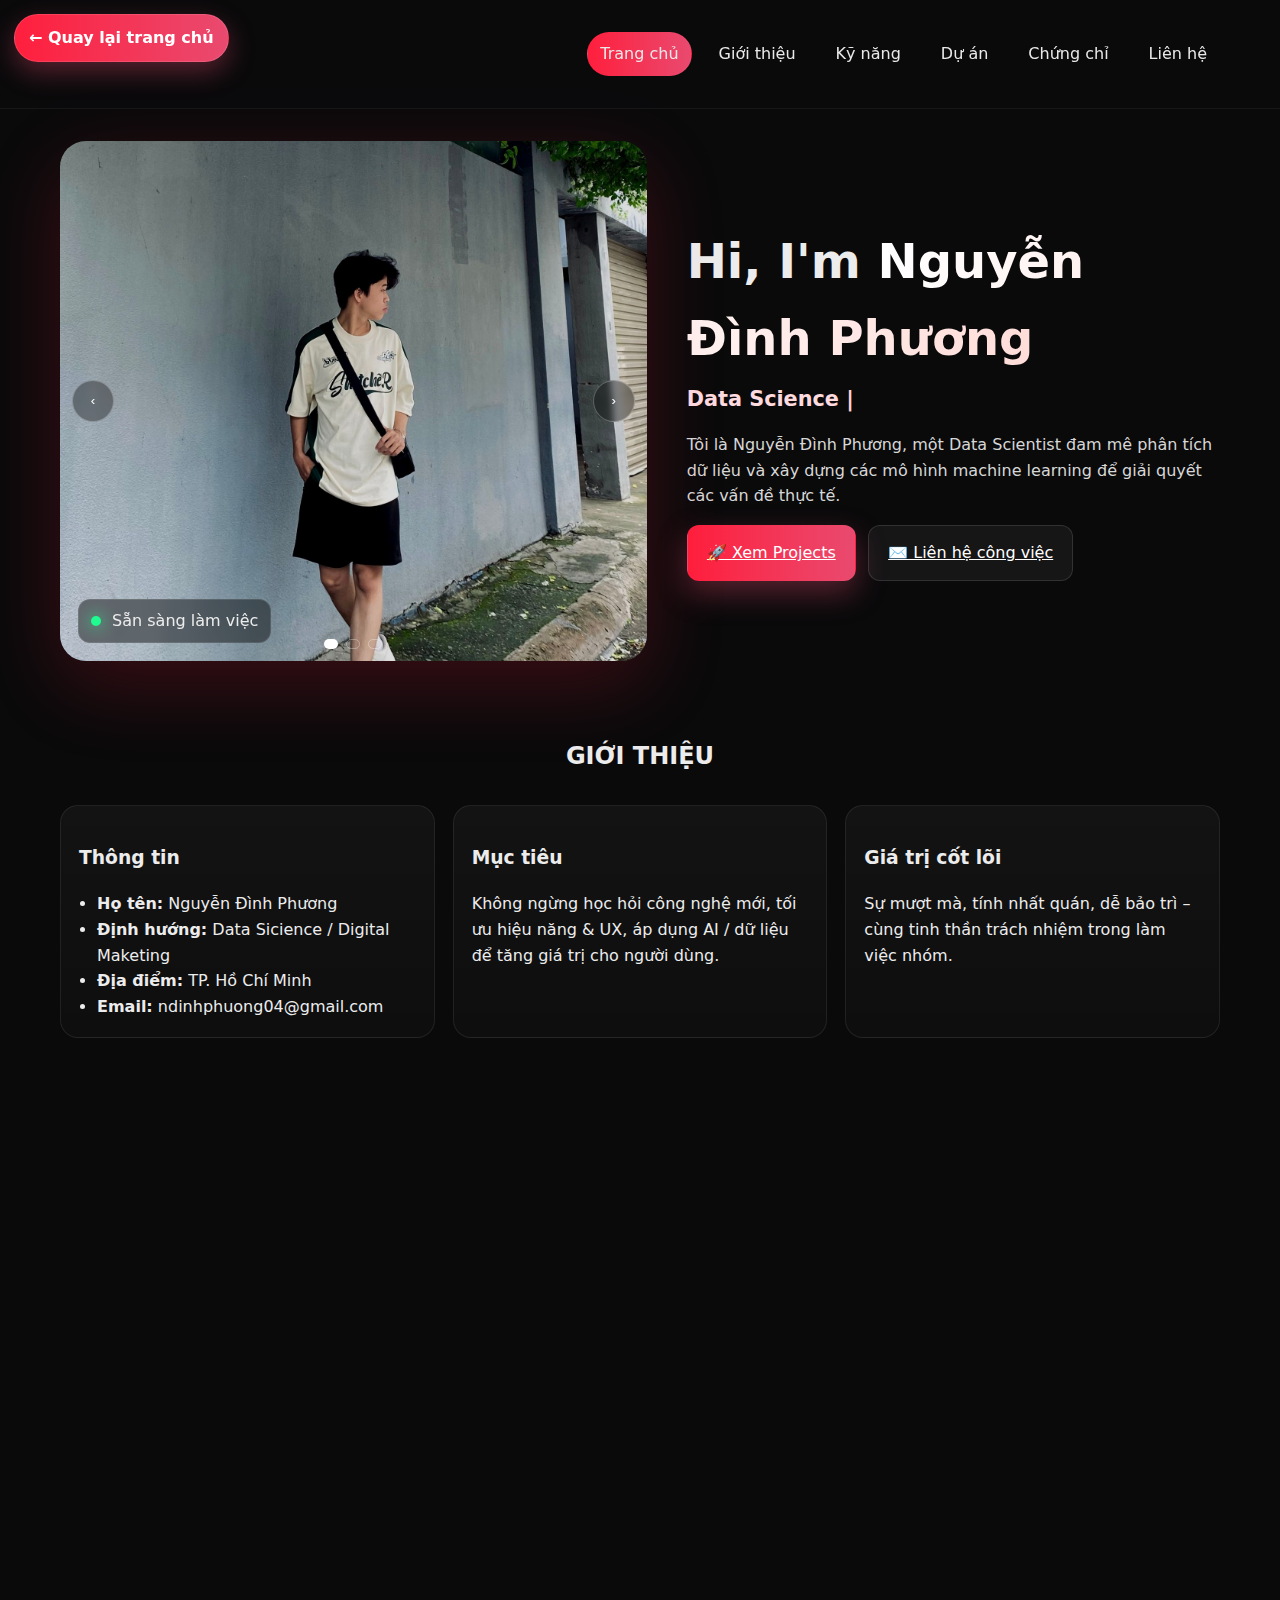
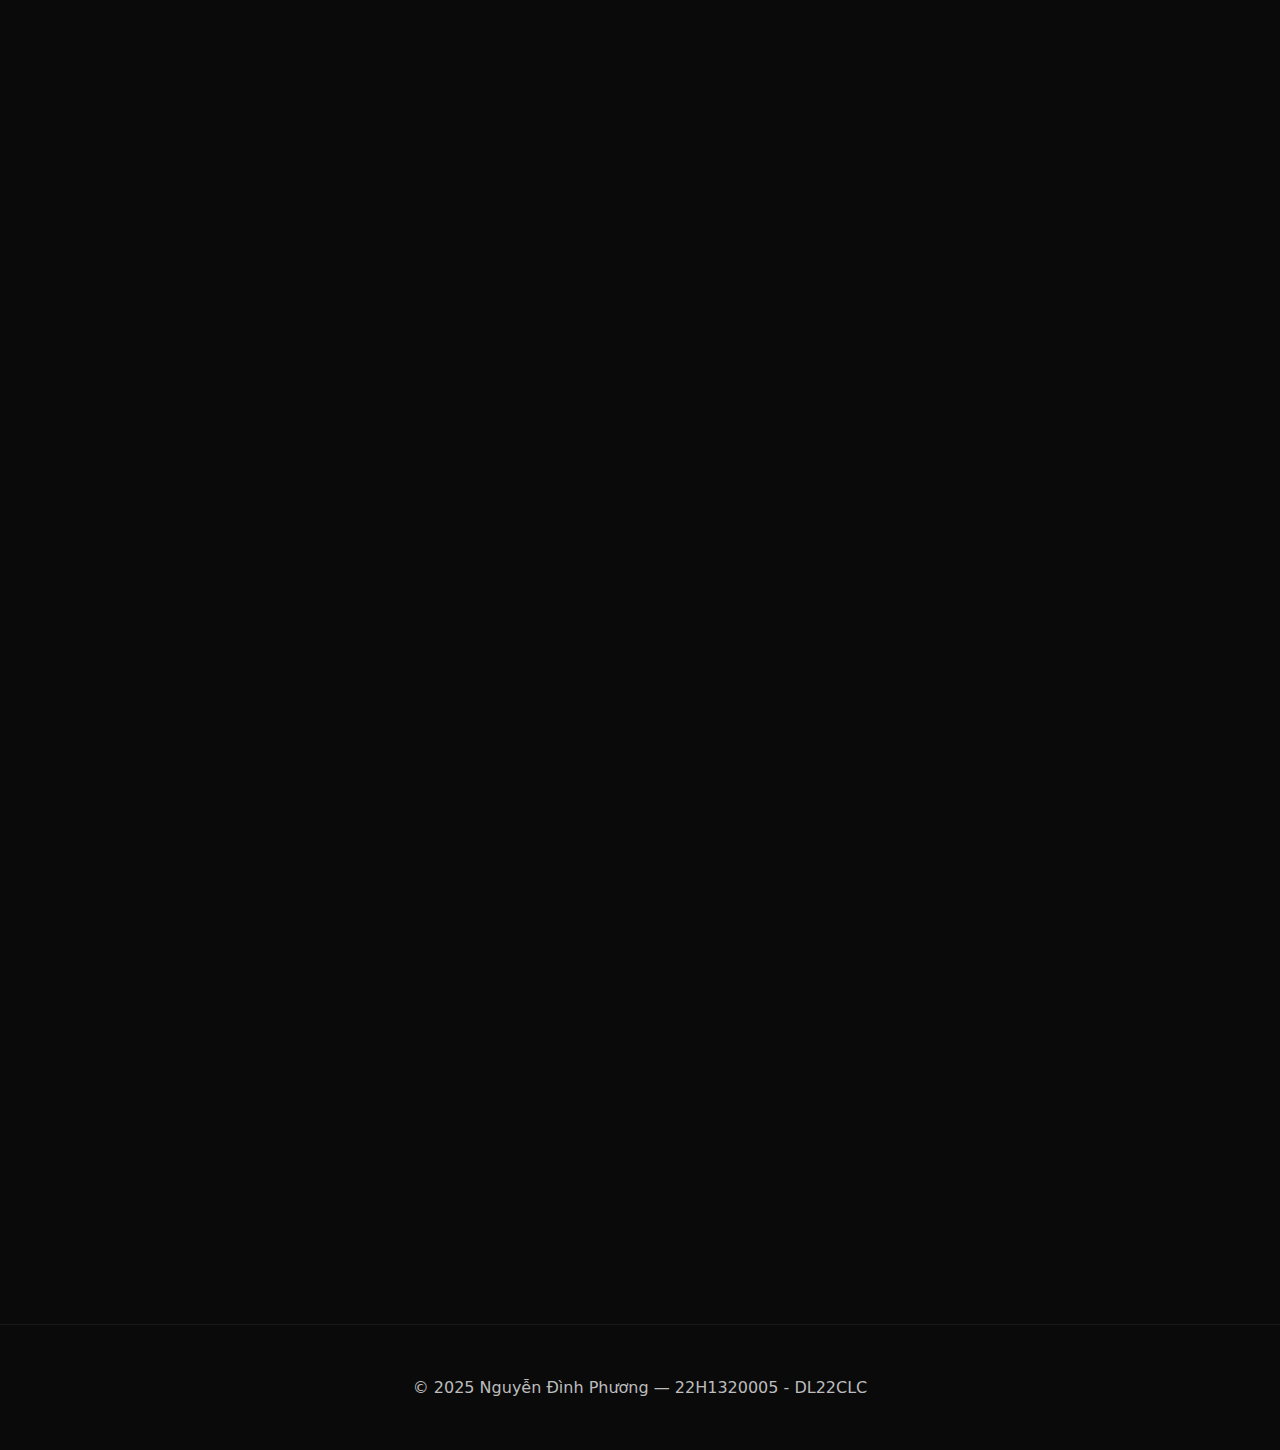
<file: html/phuong-html.html>
<!doctype html>
<html lang="vi">
<head>
  <meta charset="utf-8" />
  <title>Portfolio – Nguyễn Đình Phương</title>
  <meta name="viewport" content="width=device-width, initial-scale=1" />
  <!-- Đường dẫn CSS đã đổi tên -->
  <link rel="stylesheet" href="../css/phuong-css.css">
</head>
<body>

  <!-- Nút quay về trang chủ (nếu đây là trang chủ thì giữ nguyên cũng không sao) -->
  <a class="back-home" href="../index.html" title="Về trang chủ">← Quay lại trang chủ</a>
  <!-- Thanh tiến trình cuộn -->
  <div class="scroll-progress" id="scrollProgress"></div>

  <!-- Header / Nav -->
  <header class="site-header">
    <nav class="nav container">
      <a class="brand" href="#home">NDP<span>•Portfolio</span></a>
      <div class="nav-links">
        <a href="#home">Trang chủ</a>
        <a href="#about">Giới thiệu</a>
        <a href="#skills">Kỹ năng</a>
        <a href="#projects">Dự án</a>
        <a href="#certs">Chứng chỉ</a>
        <a href="#contact">Liên hệ</a>
      </div>
    </nav>
  </header>

  <!-- HERO -->
  <section class="hero container" id="home">
    <div class="hero-media">
      <div class="hero-slider" data-autoplay="true" data-interval="4200">
        <button class="hero-arrow prev" aria-label="Previous">‹</button>
        <div class="slides">
          <figure class="slide"><img src="../img/img-phuong/hero-1.jpg" alt="Ảnh 1"></figure>
          <figure class="slide"><img src="../img/img-phuong/hero-2.jpg" alt="Ảnh 2"></figure>
          <figure class="slide"><img src="../img/img-phuong/hero-3.jpg" alt="Ảnh 3"></figure>
        </div>
        <button class="hero-arrow next" aria-label="Next">›</button>
        <div class="slider-dots"></div>
        <div class="hero-status">
          <span class="dot online"></span> Sẵn sàng làm việc
        </div>
      </div>
    </div>

    <div class="hero-text">
      <h1>Hi, I'm <span class="grad">Nguyễn Đình Phương</span></h1>
      <p class="subtitle">
        <span id="typing" data-words='["Data Science","Digital Maketing","AI &amp; Data Enthusiast"]'></span>
        <span class="caret">|</span>
      </p>
      <p class="lead">
        Tôi là Nguyễn Đình Phương, một Data Scientist đam mê phân tích dữ
            liệu và xây dựng các mô hình machine learning để giải quyết các vấn
            đề thực tế.
      </p>
      <div class="hero-cta">
        <a href="#projects" class="btn primary contact-btn">🚀 Xem Projects</a>
        <a href="#contact" class="btn ghost contact-btn">✉️ Liên hệ công việc</a>
      </div>
    </div>
  </section>

  <!-- ABOUT -->
  <section id="about" class="container">
    <h2 class="section-title">GIỚI THIỆU</h2>
    <div class="about-grid">
      <div class="card aos">
        <h3>Thông tin</h3>
        <ul class="list">
          <li><b>Họ tên:</b> Nguyễn Đình Phương</li>
          <li><b>Định hướng:</b> Data Sicience / Digital Maketing</li>
          <li><b>Địa điểm:</b> TP. Hồ Chí Minh</li>
          <li><b>Email:</b> ndinhphuong04@gmail.com</li>
        </ul>
      </div>
      <div class="card aos">
        <h3>Mục tiêu</h3>
        <p>Không ngừng học hỏi công nghệ mới, tối ưu hiệu năng & UX, áp dụng AI / dữ liệu để tăng giá trị cho người dùng.</p>
      </div>
      <div class="card aos">
        <h3>Giá trị cốt lõi</h3>
        <p>Sự mượt mà, tính nhất quán, dễ bảo trì – cùng tinh thần trách nhiệm trong làm việc nhóm.</p>
      </div>
    </div>
  </section>

  <!-- SKILLS -->
  <section id="skills" class="container">
    <h2 class="section-title">KỸ NĂNG</h2>
    <div class="skills-grid stagger">
      <div class="skill-card card">
        <h3>Frontend</h3>
        <div class="skill-bar" data-label="HTML" data-level="95"></div>
        <div class="skill-bar" data-label="CSS" data-level="90"></div>
        <div class="skill-bar" data-label="JavaScript" data-level="85"></div>
        <div class="skill-bar" data-label="React" data-level="80"></div>
      </div>
      <div class="skill-card card">
        <h3>Backend</h3>
        <div class="skill-bar" data-label="Python" data-level="85"></div>
        <div class="skill-bar" data-label="FastAPI" data-level="80"></div>
        <div class="skill-bar" data-label="Node.js" data-level="70"></div>
        <div class="skill-bar" data-label="Django" data-level="65"></div>
      </div>
      <div class="skill-card card">
        <h3>Database</h3>
        <div class="skill-bar" data-label="MySQL" data-level="90"></div>
        <div class="skill-bar" data-label="PostgreSQL" data-level="75"></div>
        <div class="skill-bar" data-label="MongoDB" data-level="65"></div>
      </div>
    </div>
  </section>

  <!-- PROJECTS -->
  <section id="projects" class="container">
    <h2 class="section-title">DỰ ÁN CỦA TÔI</h2>

    <div class="projects-grid">
      <!-- Project 1 -->
      <article class="project-card aos">
        <div class="project-thumb">
          <img src="../img/img-phuong/projects/tour.jpg" alt="TourBooking Website" loading="lazy" width="640" height="400">
        </div>
        <div class="project-body">
          <h3>TourBooking Website</h3>
          <p>Hệ thống đặt tour full-stack có quản trị, thanh toán và chat realtime.</p>
          <div class="tags"><span>FastAPI</span><span>React</span><span>MySQL</span><span>JWT</span></div>
          <a class="btn ghost" href="#" target="_blank" rel="noopener">Xem Code</a>
        </div>
      </article>

      <!-- Project 2 -->
      <article class="project-card aos">
        <div class="project-thumb">
          <img src="../img/img-phuong/projects/yolo.jpg" alt="Lane Violation Detector – YOLOv8 & OpenCV" loading="lazy" width="640" height="400">
        </div>
        <div class="project-body">
          <h3>Lane Violation Detector</h3>
          <p>Nhận diện phương tiện đi sai làn bằng YOLOv8 &amp; OpenCV.</p>
          <div class="tags"><span>Python</span><span>OpenCV</span><span>YOLOv8</span></div>
          <a class="btn ghost" href="#" target="_blank" rel="noopener">Xem Code</a>
        </div>
      </article>

      <!-- Project 3 -->
      <article class="project-card aos">
        <div class="project-thumb">
          <img src="../img/img-phuong/projects/chat.jpg" alt="Realtime Chat" loading="lazy" width="640" height="400">
        </div>
        <div class="project-body">
          <h3>Realtime Chat</h3>
          <p>Chat realtime giữa user, xác thực JWT, lưu lịch sử &amp; thread riêng.</p>
          <div class="tags"><span>Golang</span><span>WebSocket</span><span>MySQL</span></div>
          <a class="btn ghost" href="#" target="_blank" rel="noopener">Xem Code</a>
        </div>
      </article>
    </div>
  </section>

  <!-- CERTIFICATES -->
  <section id="certs" class="container">
    <h2 class="section-title">CHỨNG CHỈ – GIẢI THƯỞNG</h2>
    <div class="certs-grid">
      <div class="cert-card aos">
        <h3>Next Level AI Skills with Gemini 2.5</h3>
        <p>Udemy · Đang học</p>
        <a class="btn ghost" href="#" target="_blank" rel="noopener">Xem khóa học</a>
      </div>
      <div class="cert-card aos">
        <h3>Python Development & Data Science</h3>
        <p>Udemy · Đang học</p>
        <a class="btn ghost" href="#" target="_blank" rel="noopener">Xem khóa học</a>
      </div>
      <div class="cert-card aos">
        <h3>Voice AI: ASR → Emotion → Cloning</h3>
        <p>Udemy · Đang học</p>
        <a class="btn ghost" href="#" target="_blank" rel="noopener">Xem khóa học</a>
      </div>
    </div>
  </section>

  <!-- CONTACT -->
  <section id="contact" class="container">
    <h2 class="section-title">LIÊN HỆ</h2>
    <div class="contact-grid">
      <div class="card aos">
        <p>Luôn sẵn sàng hợp tác trong các dự án thú vị, hoặc đơn giản chỉ để kết nối & học hỏi.</p>
        <ul class="list">
          <li>📧 ndinhphuong04@gmail.com</li>
          <li>📞 +84 827 176 006</li>
          <li>📍 TP. Hồ Chí Minh</li>
        </ul>
      </div>
      <form class="card contact-form aos" onsubmit="event.preventDefault(); alert('Cảm ơn bạn!'); this.reset();">
        <label>Họ tên<input required type="text"></label>
        <label>Email<input required type="email"></label>
        <label>Tin nhắn<textarea rows="5" required></textarea></label>
        <button class="btn primary contact-btn" type="submit">Gửi</button>
      </form>
    </div>
  </section>

  <footer class="site-footer">
    <div class="container">
      © 2025 Nguyễn Đình Phương — 22H1320005 - DL22CLC
    </div>
  </footer>

  <!-- ================ SCRIPTS ================ -->
  <script>
  /* Progress bar */
  (function(){
    const bar=document.getElementById('scrollProgress');
    const onScroll=()=>{
      const h=document.documentElement;
      const scrolled=h.scrollTop/(h.scrollHeight-h.clientHeight);
      bar.style.width=(scrolled*100)+'%';
    };
    document.addEventListener('scroll',onScroll,{passive:true}); onScroll();
  })();

  /* Smooth scroll */
  document.querySelectorAll('nav a[href^="#"]').forEach(a=>{
    a.addEventListener('click',e=>{
      e.preventDefault();
      const t=document.querySelector(a.getAttribute('href'));
      if(t) t.scrollIntoView({behavior:'smooth',block:'start'});
    });
  });

  /* Active nav */
  const navLinks=[...document.querySelectorAll('nav a[href^="#"]')];
  const secs=[...document.querySelectorAll('section, .hero')];
  const setActive=()=>{
    const y=scrollY+120; let cur=secs[0]?.id;
    secs.forEach(s=>{if((s.offsetTop||0)<=y) cur=s.id});
    navLinks.forEach(a=>a.classList.toggle('active', a.getAttribute('href')==='#'+cur));
  };
  document.addEventListener('scroll',setActive,{passive:true}); setActive();

  /* Reveal on scroll */
  const revealEls=[...document.querySelectorAll('.card, .project-card, .cert-card, .skill-card, .hero, section h2')];
  revealEls.forEach(el=>el.classList.add('aos'));
  const io=new IntersectionObserver(es=>es.forEach(e=>{if(e.isIntersecting){e.target.classList.add('aos-show');io.unobserve(e.target)}}),{threshold:.15});
  revealEls.forEach(el=>io.observe(el));

  /* Typing effect */
  (function(){
    const el=document.getElementById('typing'); if(!el) return;
    const words=JSON.parse(el.dataset.words || '[]'); let i=0, j=0, dir=1;
    const tick=()=>{
      const w=words[i]||''; j+=dir; el.textContent=w.slice(0,j);
      if(j===w.length){ dir=-1; setTimeout(tick,1200); }
      else if(j===0){ dir=1; i=(i+1)%words.length; setTimeout(tick,280); }
      else setTimeout(tick, dir>0?55:40);
    }; tick();
  })();

  /* Hero slider */
  (function(){
    const wrap=document.querySelector('.hero-slider'); if(!wrap) return;
    const track=wrap.querySelector('.slides'); const slides=[...wrap.querySelectorAll('.slide')];
    const prev=wrap.querySelector('.prev'); const next=wrap.querySelector('.next'); const dots=wrap.querySelector('.slider-dots');
    let idx=0, autoplay=wrap.dataset.autoplay==="true", interval=+wrap.dataset.interval||4200, timer=null;
    const renderDots=()=>{dots.innerHTML=''; slides.forEach((_,i)=>{const b=document.createElement('button'); b.className=i===idx?'active':''; b.onclick=()=>go(i); dots.appendChild(b);});};
    const go=(n)=>{idx=(n+slides.length)%slides.length; track.style.transform=`translateX(${-idx*100}%)`; renderDots(); reset();}
    const reset=()=>{if(!autoplay) return; clearInterval(timer); timer=setInterval(()=>go(idx+1),interval);}
    prev.onclick=()=>go(idx-1); next.onclick=()=>go(idx+1); renderDots(); reset();
  })();

  /* Skills progress bars */
  (function(){
    const bars=[...document.querySelectorAll('.skill-bar')];
    bars.forEach(b=>{
      const level=+(b.dataset.level||0);
      const fill=document.createElement('div'); fill.className='fill'; b.appendChild(fill);
      const cap=document.createElement('div'); cap.className='cap'; cap.textContent=level+'%'; b.appendChild(cap);
    });
    const io2=new IntersectionObserver(es=>{
      es.forEach(e=>{
        if(!e.isIntersecting) return;
        const bar=e.target; const level=+(bar.dataset.level||0);
        bar.classList.add('show');
        bar.querySelector('.fill').style.inset=`0 ${100-level}% 0 0`;
        io2.unobserve(bar);
      });
    },{threshold:.35});
    bars.forEach(b=>io2.observe(b));
  })();

  /* Subtle tilt on project cards */
  (function(){
    const prefer=matchMedia('(prefers-reduced-motion:no-preference)').matches;
    if(!prefer) return;
    document.querySelectorAll('.project-card').forEach(card=>{
      const maxX=8,maxY=12,pers=700; let raf=null;
      const apply=(rx,ry)=>card.style.transform=`perspective(${pers}px) rotateX(${rx}deg) rotateY(${ry}deg)`;
      card.addEventListener('mousemove',e=>{
        const r=card.getBoundingClientRect(), x=(e.clientX-r.left)/r.width, y=(e.clientY-r.top)/r.height;
        const rx=(.5-y)*maxX, ry=(x-.5)*maxY; cancelAnimationFrame(raf); raf=requestAnimationFrame(()=>apply(rx,ry));
      });
      card.addEventListener('mouseleave',()=>{cancelAnimationFrame(raf); card.style.transform='';});
    });
  })();
  </script>
</body>
</html>
</file>
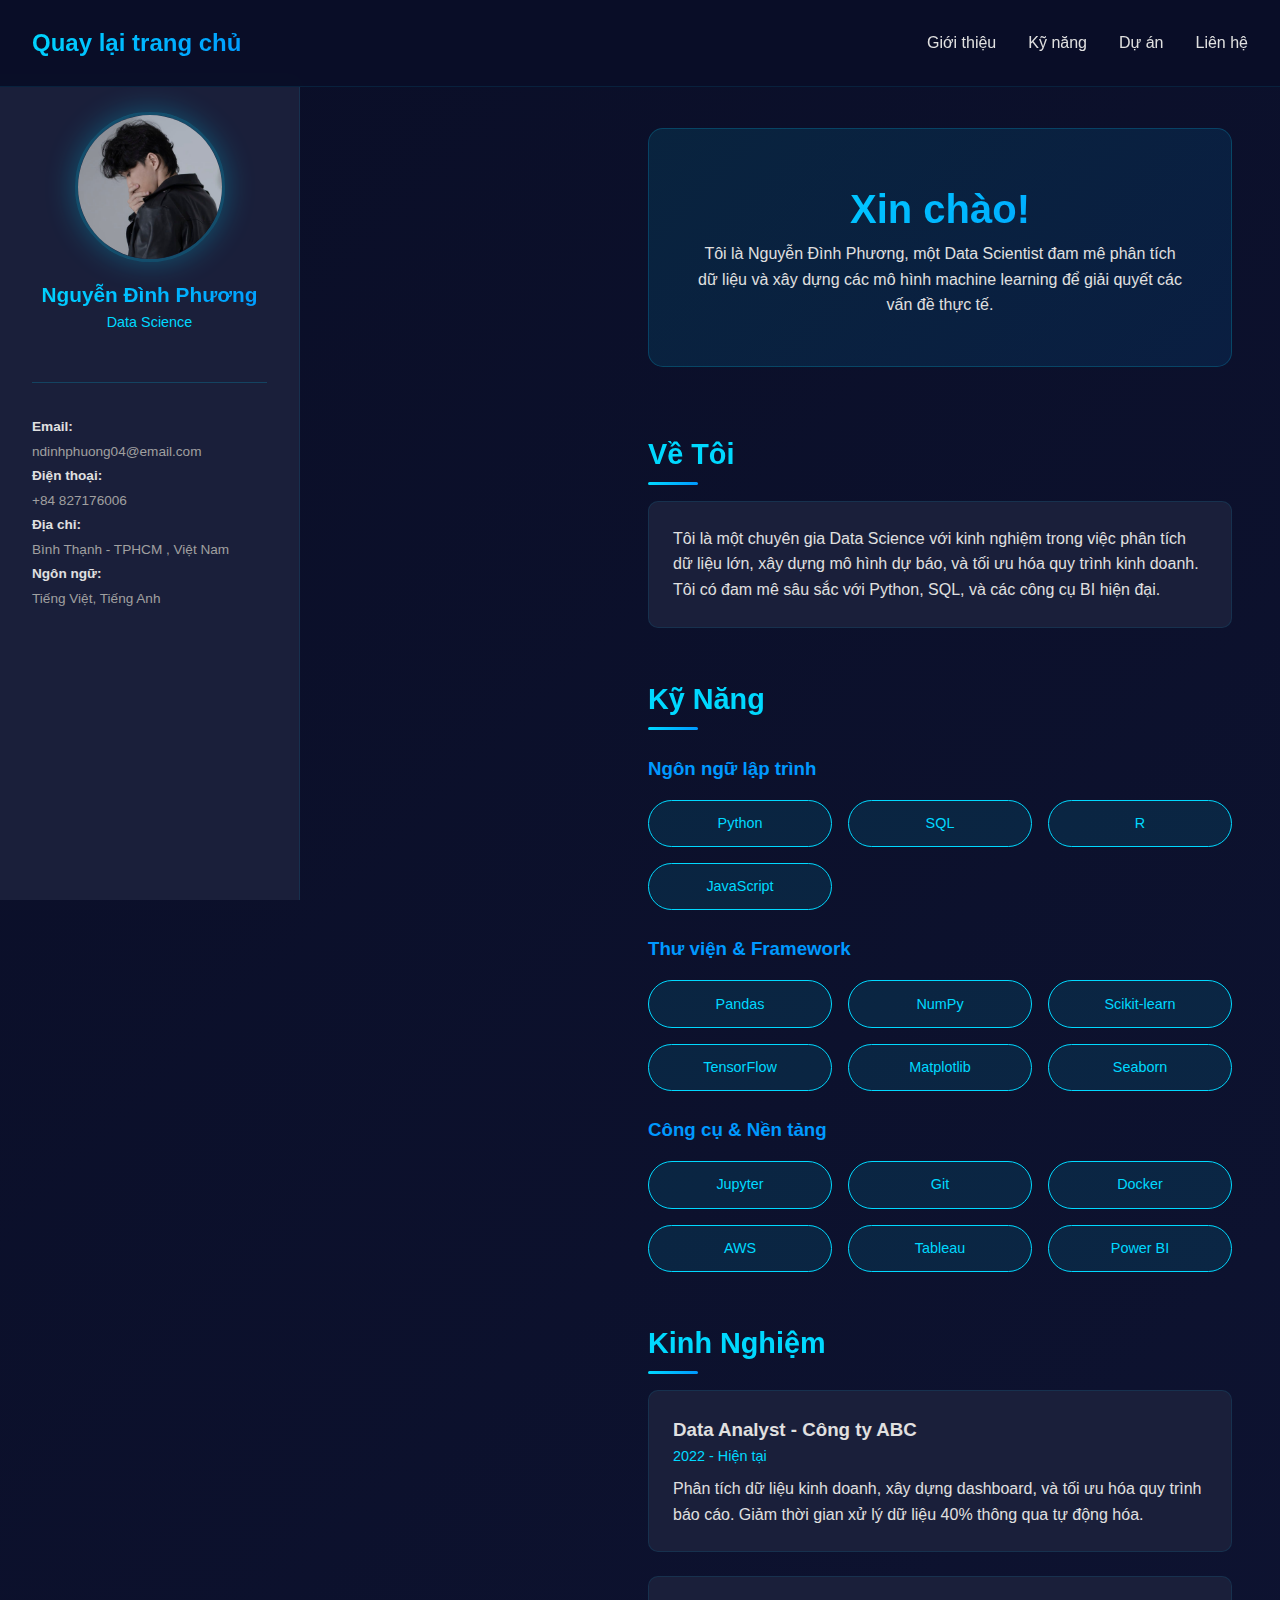
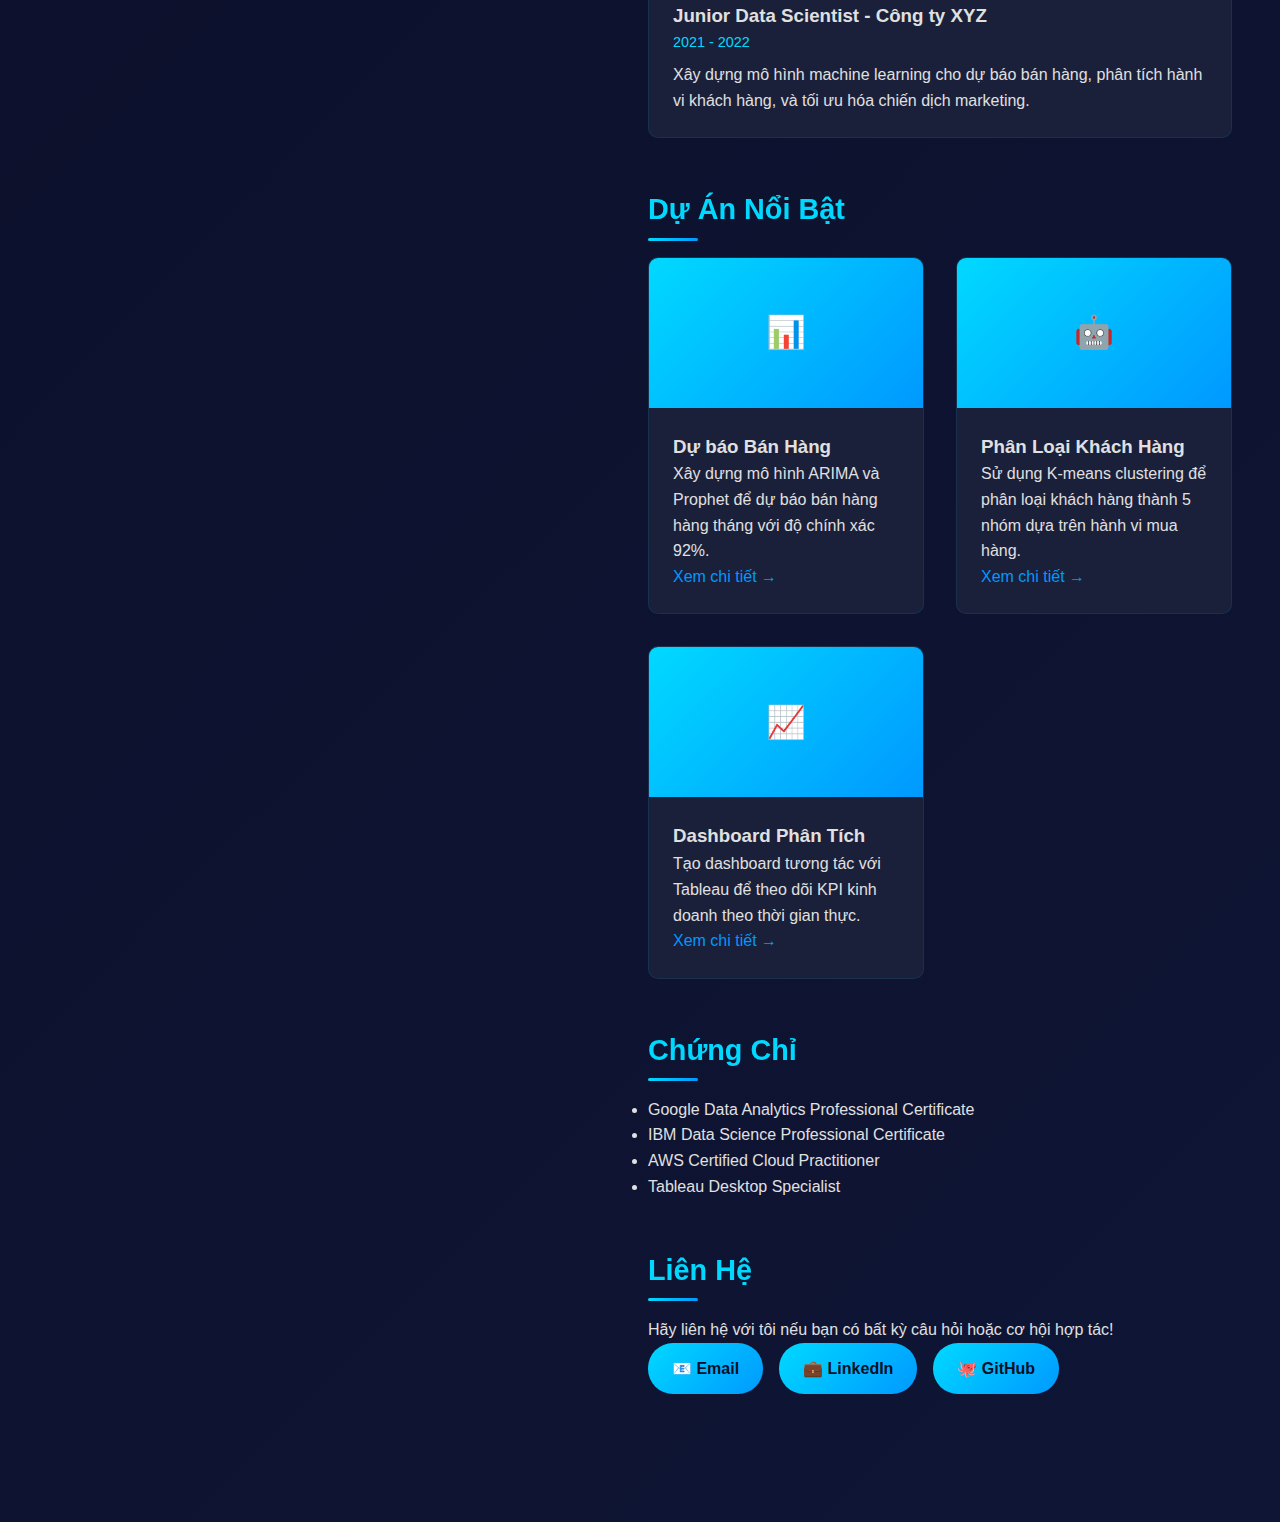
<file: html/phuong.html>
<!DOCTYPE html>
<html lang="vi">
  <head>
    <meta charset="UTF-8" />
    <meta name="viewport" content="width=device-width, initial-scale=1.0" />
    <title>Portfolio - Nguyễn Đình Phương | Data Science</title>
    <link rel="stylesheet" href="../css/style-phuong.css" />
  </head>
  <body>
    <!-- Navigation -->
    <nav>
      <a href="../Home.html" class="logo">Quay lại trang chủ</a>
      <ul>
        <li><a href="#about">Giới thiệu</a></li>
        <li><a href="#skills">Kỹ năng</a></li>
        <li><a href="#projects">Dự án</a></li>
        <li><a href="#contact">Liên hệ</a></li>
      </ul>
    </nav>

    <!-- Main Container -->
    <div class="container">
      <!-- Sidebar -->
      <aside class="sidebar">
        <div class="avatar-section">
          <img class="avatar" src="../img/avt-phuong.png" alt="Nguyễn Đình Phương" loading="lazy">
          <div class="name">Nguyễn Đình Phương</div>
          <div class="title">Data Science</div>
        </div>

        <div class="contact-info">
          <p><strong>Email:</strong><br />ndinhphuong04@email.com</p>
          <p><strong>Điện thoại:</strong><br />+84 827176006</p>
          <p><strong>Địa chỉ:</strong><br />Bình Thạnh - TPHCM , Việt Nam</p>
          <p><strong>Ngôn ngữ:</strong><br />Tiếng Việt, Tiếng Anh</p>
        </div>
      </aside>

      <!-- Main Content -->
      <main class="content">
        <!-- Hero Section -->
        <div class="hero" id="about">
          <h1>Xin chào!</h1>
          <p>
            Tôi là Nguyễn Đình Phương, một Data Scientist đam mê phân tích dữ
            liệu và xây dựng các mô hình machine learning để giải quyết các vấn
            đề thực tế.
          </p>
        </div>

        <!-- About Section -->
        <section>
          <h2>Về Tôi</h2>
          <div class="card">
            <p>
              Tôi là một chuyên gia Data Science với kinh nghiệm trong việc phân
              tích dữ liệu lớn, xây dựng mô hình dự báo, và tối ưu hóa quy trình
              kinh doanh. Tôi có đam mê sâu sắc với Python, SQL, và các công cụ
              BI hiện đại.
            </p>
          </div>
        </section>

        <!-- Skills Section -->
        <section id="skills">
          <h2>Kỹ Năng</h2>

          <h3 class="subheading">Ngôn ngữ lập trình</h3>
          <div class="skills-grid">
            <div class="skill-tag">Python</div>
            <div class="skill-tag">SQL</div>
            <div class="skill-tag">R</div>
            <div class="skill-tag">JavaScript</div>
          </div>

          <h3 class="subheading">Thư viện & Framework</h3>
          <div class="skills-grid">
            <div class="skill-tag">Pandas</div>
            <div class="skill-tag">NumPy</div>
            <div class="skill-tag">Scikit-learn</div>
            <div class="skill-tag">TensorFlow</div>
            <div class="skill-tag">Matplotlib</div>
            <div class="skill-tag">Seaborn</div>
          </div>

          <h3 class="subheading">Công cụ & Nền tảng</h3>
          <div class="skills-grid">
            <div class="skill-tag">Jupyter</div>
            <div class="skill-tag">Git</div>
            <div class="skill-tag">Docker</div>
            <div class="skill-tag">AWS</div>
            <div class="skill-tag">Tableau</div>
            <div class="skill-tag">Power BI</div>
          </div>
        </section>

        <!-- Experience Section -->
        <section>
          <h2>Kinh Nghiệm</h2>
          <div class="card">
            <h3>Data Analyst - Công ty ABC</h3>
            <p class="time">2022 - Hiện tại</p>
            <p>
              Phân tích dữ liệu kinh doanh, xây dựng dashboard, và tối ưu hóa
              quy trình báo cáo. Giảm thời gian xử lý dữ liệu 40% thông qua tự
              động hóa.
            </p>
          </div>
          <div class="card">
            <h3>Junior Data Scientist - Công ty XYZ</h3>
            <p class="time">2021 - 2022</p>
            <p>
              Xây dựng mô hình machine learning cho dự báo bán hàng, phân tích
              hành vi khách hàng, và tối ưu hóa chiến dịch marketing.
            </p>
          </div>
        </section>

        <!-- Projects Section -->
        <section id="projects">
          <h2>Dự Án Nổi Bật</h2>
          <div class="projects-grid">
            <div class="project-card">
              <div class="project-image">📊</div>
              <div class="project-info">
                <h3>Dự báo Bán Hàng</h3>
                <p>
                  Xây dựng mô hình ARIMA và Prophet để dự báo bán hàng hàng
                  tháng với độ chính xác 92%.
                </p>
                <a href="#" class="project-link">Xem chi tiết →</a>
              </div>
            </div>

            <div class="project-card">
              <div class="project-image">🤖</div>
              <div class="project-info">
                <h3>Phân Loại Khách Hàng</h3>
                <p>
                  Sử dụng K-means clustering để phân loại khách hàng thành 5
                  nhóm dựa trên hành vi mua hàng.
                </p>
                <a href="#" class="project-link">Xem chi tiết →</a>
              </div>
            </div>

            <div class="project-card">
              <div class="project-image">📈</div>
              <div class="project-info">
                <h3>Dashboard Phân Tích</h3>
                <p>
                  Tạo dashboard tương tác với Tableau để theo dõi KPI kinh doanh
                  theo thời gian thực.
                </p>
                <a href="#" class="project-link">Xem chi tiết →</a>
              </div>
            </div>
          </div>
        </section>

        <!-- Certifications Section -->
        <section>
          <h2>Chứng Chỉ</h2>
          <ul>
            <li>Google Data Analytics Professional Certificate</li>
            <li>IBM Data Science Professional Certificate</li>
            <li>AWS Certified Cloud Practitioner</li>
            <li>Tableau Desktop Specialist</li>
          </ul>
        </section>

        <!-- Contact Section -->
        <section id="contact">
          <h2>Liên Hệ</h2>
          <p class="contact-desc">
            Hãy liên hệ với tôi nếu bạn có bất kỳ câu hỏi hoặc cơ hội hợp tác!
          </p>
          <div class="contact-links">
            <a href="mailto:ndinhphuong04@gmail.com" class="contact-btn"
              >📧 Email</a
            >
            <a href="#" class="contact-btn">💼 LinkedIn</a>
            <a href="#" class="contact-btn">🐙 GitHub</a>
          </div>
        </section>

        <div style="height: 2rem"></div>
      </main>
    </div>

   
  </body>
</html>
</file>
<file: css/Home.css>
/* --- BIẾN MÀU SẮC (DẢI NGÂN HÀ - ĐEN TÍM HỒNG) --- */
:root {
    --bg-color: #0d001a;           /* Nền rất tối, hơi tím */
    --primary-color: rgba(25, 0, 50, 0.6); /* Nền thẻ mờ ảo, tím đậm */
    --secondary-color: rgba(35, 0, 70, 0.7); /* Màu thứ cấp, đậm hơn */
    --text-color: #e0e0e0;         /* Màu chữ sáng, dễ đọc */
    --accent-color: #ff69b4;       /* Hồng rực rỡ (Hot Pink) */
    --accent-hover-color: #e64a9b; /* Hồng đậm hơn khi hover */
    --gradient-color-1: #4b0082;   /* Tím đậm (Indigo) */
    --gradient-color-2: #8a2be2;   /* Tím xanh (Blue Violet) */
    --font-family: 'Be Vietnam Pro', sans-serif;
}

/* --- RESET & CÀI ĐẶT CHUNG --- */
* {
    margin: 0;
    padding: 0;
    box-sizing: border-box;
}

body {
    font-family: var(--font-family);
    /* Nền gradient chuyển động mờ ảo */
    background: radial-gradient(circle at top left, var(--gradient-color-1), var(--bg-color), var(--gradient-color-2) 80%);
    background-size: 200% 200%;
    animation: gradientAnimation 15s ease infinite;
    color: var(--text-color);
    line-height: 1.6;
    min-height: 100vh;
    /* Căn giữa toàn bộ nội dung */
    display: flex;
    justify-content: center;
    align-items: center;
    padding: 20px; /* Thêm padding cho màn hình nhỏ */
}

/* Hiệu ứng chuyển động cho nền dải ngân hà */
@keyframes gradientAnimation {
    0% { background-position: 0% 50%; }
    50% { background-position: 100% 50%; }
    100% { background-position: 0% 50%; }
}

h1, h3 {
    color: #ffffff;
    line-height: 1.2;
}

/* --- STYLE TRANG CHỦ --- */
.team-container {
    max-width: 1200px;
    width: 100%; /* Đảm bảo container chiếm đủ không gian */
    margin: 0 auto;
    padding: 40px;
    text-align: center;
    backdrop-filter: blur(5px); /* Làm mờ nhẹ phần nền phía sau */
    background: rgba(0, 0, 0, 0.3); /* Lớp phủ đen trong suốt */
    border-radius: 15px;
    box-shadow: 0 0 30px rgba(255, 105, 180, 0.2); /* Bóng đổ ảo diệu */
    border: 1px solid rgba(255, 105, 180, 0.1);
}

.team-container h1 {
    font-size: 3rem;
    color: var(--accent-color); /* Tiêu đề chính màu hồng */
    text-shadow: 0 0 10px var(--accent-color); /* Tạo hiệu ứng phát sáng */
    margin-bottom: 20px;
}

.team-container .subtitle {
    font-size: 1.2rem;
    color: var(--text-color);
    margin-bottom: 60px;
    text-shadow: 0 0 5px rgba(0, 0, 0, 0.5);
    font-style: italic;
}

/* --- LƯỚI THÀNH VIÊN --- */
.team-grid {
    display: grid;
    grid-template-columns: repeat(5, 1fr); /* Giữ nguyên 5 cột */
    gap: 30px;
}

/* --- THẺ THÀNH VIÊN (CARD) --- */
.member-card {
    background: var(--primary-color); /* Nền thẻ mờ */
    border-radius: 15px; /* Bo tròn nhiều hơn */
    overflow: hidden;
    border: 1px solid rgba(255, 105, 180, 0.3); /* Viền mờ ảo */
    text-align: center; /* Căn giữa nội dung trong thẻ */
    box-shadow: 0 4px 20px rgba(0, 0, 0, 0.4); /* Bóng đổ sâu hơn */
    transition: transform 0.4s ease, box-shadow 0.4s ease, border-color 0.4s ease;
    backdrop-filter: blur(3px); /* Làm mờ nhẹ bên trong thẻ */
}

.member-card:hover {
    transform: translateY(-15px) scale(1.03); /* Nhấn nhá hơn khi hover */
    box-shadow: 0 15px 30px rgba(255, 105, 180, 0.3); /* Bóng đổ nổi bật */
    border-color: var(--accent-color); /* Viền hồng khi hover */
}

/* --- ẢNH THÀNH VIÊN (HÌNH VUÔNG) --- */
.member-image-link {
    display: block;
    width: 100%;
    padding-bottom: 100%; /* Tạo tỷ lệ 1:1 cho hình vuông */
    position: relative;
    overflow: hidden; 
}

.member-image {
    position: absolute;
    top: 0;
    left: 0;
    width: 100%;
    height: 100%;
    object-fit: cover; /* Đảm bảo ảnh không bị méo */
    transition: transform 0.4s ease, filter 0.4s ease;
    filter: brightness(0.8) grayscale(0.2); /* Làm mờ và hơi xám ảnh */
}

.member-image-link:hover .member-image {
    transform: scale(1.1); /* Phóng to hơn khi hover */
    filter: brightness(1) grayscale(0); /* Ảnh sáng rõ hơn khi hover */
}

/* --- NỘI DUNG THẺ --- */
.member-content {
    padding: 20px;
}

.member-content h3 {
    font-size: 1.5rem;
    margin-bottom: 20px; /* Tăng khoảng cách dưới tên (vì đã bỏ vai trò) */
    text-shadow: 0 0 8px rgba(255, 255, 255, 0.3);
    color: #ffffff;
}

/* --- NÚT BẤM (BUTTON) --- */
.btn {
    display: inline-block; 
    text-align: center;
    background: linear-gradient(45deg, var(--accent-color), #ff007f); /* Gradient hồng */
    color: #ffffff;
    padding: 12px 25px;
    text-decoration: none;
    border-radius: 50px; /* Bo tròn nút hình con nhộng */
    font-weight: 500;
    transition: all 0.4s ease;
    box-shadow: 0 5px 15px rgba(255, 105, 180, 0.4); /* Bóng đổ nút */
    border: none;
}

.btn:hover {
    background: linear-gradient(45deg, #e64a9b, var(--accent-color));
    transform: translateY(-3px);
    box-shadow: 0 8px 20px rgba(255, 105, 180, 0.6);
}

/* --- RESPONSIVE DESIGN (Rất quan trọng) --- */
@media (max-width: 1200px) {
    .team-grid {
        /* Cho phép 3-4 cột */
        grid-template-columns: repeat(auto-fit, minmax(200px, 1fr));
    }
}

@media (max-width: 768px) {
    .team-container {
        padding: 30px 20px;
    }
    .team-container h1 {
        font-size: 2.2rem;
    }
    .team-container .subtitle {
        font-size: 1rem;
        margin-bottom: 40px;
    }
    .team-grid {
        /* Cho phép 2 cột */
        grid-template-columns: repeat(auto-fit, minmax(150px, 1fr));
        gap: 20px;
    }
    .member-content h3 {
        font-size: 1.2rem;
        margin-bottom: 15px;
    }
    .btn {
        padding: 10px 20px;
        font-size: 0.9rem;
    }
}
</file>
<file: css/style-chuc.css>
* {
    margin: 0;
    padding: 0;
    box-sizing: border-box;
}

:root {
    --primary: #00d4ff;
    --secondary: #ff006e;
    --accent: #ffbe0b;
    --dark-bg: #0a0e27;
    --card-bg: #1a1f3a;
    --text: #e0e0e0;
    --text-light: #a0a0a0;
    --border: #2a3050;
}

body {
    font-family: 'Segoe UI', Tahoma, Geneva, Verdana, sans-serif;
    background: linear-gradient(135deg, #0a0e27 0%, #1a1f3a 50%, #2d1b4e 100%);
    color: var(--text);
    line-height: 1.6;
    scroll-behavior: smooth;
    position: relative;
    overflow-x: hidden;
}

/* Animated background */
body::before {
    content: '';
    position: fixed;
    top: 0;
    left: 0;
    width: 100%;
    height: 100%;
    background: 
        radial-gradient(circle at 20% 50%, rgba(0, 212, 255, 0.1) 0%, transparent 50%),
        radial-gradient(circle at 80% 80%, rgba(255, 0, 110, 0.1) 0%, transparent 50%);
    pointer-events: none;
    z-index: 0;
    animation: gradientShift 15s ease infinite;
}

@keyframes gradientShift {
    0%, 100% {
        background: 
            radial-gradient(circle at 20% 50%, rgba(0, 212, 255, 0.1) 0%, transparent 50%),
            radial-gradient(circle at 80% 80%, rgba(255, 0, 110, 0.1) 0%, transparent 50%);
    }
    50% {
        background: 
            radial-gradient(circle at 80% 20%, rgba(0, 212, 255, 0.1) 0%, transparent 50%),
            radial-gradient(circle at 20% 80%, rgba(255, 0, 110, 0.1) 0%, transparent 50%);
    }
}

/* Navigation */
nav {
    position: fixed;
    top: 0;
    left: 0;
    right: 0;
    background: rgba(10, 14, 39, 0.8);
    backdrop-filter: blur(20px);
    padding: 1.5rem 2rem;
    display: flex;
    justify-content: space-between;
    align-items: center;
    z-index: 1000;
    border-bottom: 1px solid rgba(0, 212, 255, 0.2);
    animation: slideDown 0.6s ease-out;
}

@keyframes slideDown {
    from {
        transform: translateY(-100%);
        opacity: 0;
    }
    to {
        transform: translateY(0);
        opacity: 1;
    }
}

.logo {
    font-size: 1.8rem;
    font-weight: 800;
    background: linear-gradient(135deg, var(--primary), var(--secondary), var(--accent));
    -webkit-background-clip: text;
    -webkit-text-fill-color: transparent;
    background-clip: text;
    cursor: pointer;
    transition: all 0.3s ease;
    text-shadow: 0 0 20px rgba(0, 212, 255, 0.3);
}

.logo:hover {
    transform: scale(1.1) rotate(2deg);
    filter: drop-shadow(0 0 10px rgba(0, 212, 255, 0.5));
}

nav ul {
    display: flex;
    list-style: none;
    gap: 2.5rem;
}

nav a {
    color: var(--text);
    text-decoration: none;
    font-weight: 600;
    position: relative;
    transition: all 0.3s ease;
    cursor: pointer;
    font-size: 1rem;
}

nav a::before {
    content: '';
    position: absolute;
    bottom: -8px;
    left: 0;
    width: 0;
    height: 3px;
    background: linear-gradient(90deg, var(--primary), var(--secondary));
    transition: width 0.4s cubic-bezier(0.34, 1.56, 0.64, 1);
    box-shadow: 0 0 10px rgba(0, 212, 255, 0.5);
}

nav a:hover {
    color: var(--primary);
    transform: translateY(-2px);
}

nav a:hover::before {
    width: 100%;
}

/* Hero Section */
.hero {
    margin-top: 100px;
    padding: 6rem 2rem;
    text-align: center;
    animation: fadeInUp 0.8s ease-out;
    position: relative;
    z-index: 1;
}

.hero-content {
    display: flex;
    flex-direction: column;
    align-items: center;
    gap: 2rem;
}

.profile-image {
    width: 200px;
    height: 200px;
    border-radius: 50%;
    object-fit: cover;
    border: 4px solid var(--primary);
    box-shadow: 0 0 40px rgba(0, 212, 255, 0.5), 0 0 80px rgba(255, 0, 110, 0.3);
    animation: fadeInUp 0.8s ease-out, float 3s ease-in-out infinite;
    transition: all 0.3s ease;
    position: relative;
}

.profile-image:hover {
    transform: scale(1.1) rotate(5deg);
    box-shadow: 0 0 60px rgba(0, 212, 255, 0.8), 0 0 100px rgba(255, 0, 110, 0.5);
    border-color: var(--accent);
}

@keyframes float {
    0%, 100% {
        transform: translateY(0px);
    }
    50% {
        transform: translateY(-20px);
    }
}

@keyframes fadeInUp {
    from {
        opacity: 0;
        transform: translateY(40px);
    }
    to {
        opacity: 1;
        transform: translateY(0);
    }
}

.hero h1 {
    font-size: 4rem;
    margin-bottom: 1.5rem;
    background: linear-gradient(135deg, var(--primary), var(--secondary), var(--accent));
    -webkit-background-clip: text;
    -webkit-text-fill-color: transparent;
    background-clip: text;
    animation: fadeInUp 0.8s ease-out 0.1s both;
    text-shadow: 0 0 30px rgba(0, 212, 255, 0.3);
    letter-spacing: -1px;
}

.hero p {
    font-size: 1.4rem;
    color: var(--text-light);
    margin-bottom: 2.5rem;
    animation: fadeInUp 0.8s ease-out 0.2s both;
}

.cta-button {
    display: inline-block;
    padding: 1rem 2.5rem;
    background: linear-gradient(135deg, var(--primary), var(--secondary));
    color: var(--dark-bg);
    text-decoration: none;
    border-radius: 50px;
    font-weight: 700;
    transition: all 0.3s cubic-bezier(0.34, 1.56, 0.64, 1);
    box-shadow: 0 0 30px rgba(0, 212, 255, 0.4);
    animation: fadeInUp 0.8s ease-out 0.3s both;
    border: none;
    cursor: pointer;
    font-size: 1.1rem;
    position: relative;
    overflow: hidden;
}

.cta-button::before {
    content: '';
    position: absolute;
    top: 0;
    left: -100%;
    width: 100%;
    height: 100%;
    background: linear-gradient(90deg, transparent, rgba(255, 255, 255, 0.3), transparent);
    transition: left 0.5s ease;
}

.cta-button:hover {
    transform: translateY(-5px) scale(1.05);
    box-shadow: 0 0 50px rgba(0, 212, 255, 0.6);
}

.cta-button:hover::before {
    left: 100%;
}

.cta-button:active {
    transform: translateY(-2px) scale(1.02);
}

/* Container */
.container {
    max-width: 1100px;
    margin: 0 auto;
    padding: 0 2rem;
    position: relative;
    z-index: 1;
}

/* Section */
section {
    padding: 5rem 2rem;
    animation: fadeInUp 0.8s ease-out;
    position: relative;
    z-index: 1;
}

section h2 {
    font-size: 3rem;
    margin-bottom: 3rem;
    color: var(--text);
    position: relative;
    display: inline-block;
    background: linear-gradient(135deg, var(--primary), var(--secondary));
    -webkit-background-clip: text;
    -webkit-text-fill-color: transparent;
    background-clip: text;
}

section h2::after {
    content: '';
    position: absolute;
    bottom: -15px;
    left: 0;
    width: 80px;
    height: 4px;
    background: linear-gradient(90deg, var(--primary), var(--secondary), var(--accent));
    border-radius: 2px;
    animation: slideRight 0.8s ease-out;
    box-shadow: 0 0 20px rgba(0, 212, 255, 0.5);
}

@keyframes slideRight {
    from {
        width: 0;
    }
    to {
        width: 80px;
    }
}

/* About Section */
#about {
    background: rgba(26, 31, 58, 0.5);
    border-top: 1px solid rgba(0, 212, 255, 0.1);
    border-bottom: 1px solid rgba(255, 0, 110, 0.1);
}

.about-content {
    display: grid;
    grid-template-columns: 1fr 1fr;
    gap: 3rem;
    margin-top: 2rem;
}

.about-text h3 {
    font-size: 1.6rem;
    margin-bottom: 1.5rem;
    color: var(--primary);
    text-shadow: 0 0 10px rgba(0, 212, 255, 0.3);
}

.about-text p {
    color: var(--text-light);
    margin-bottom: 1.2rem;
    line-height: 1.9;
    transition: all 0.3s ease;
}

.about-text p:hover {
    color: var(--text);
    transform: translateX(5px);
}

.skills {
    display: flex;
    flex-wrap: wrap;
    gap: 1rem;
    margin-top: 1.5rem;
}

.skill-tag {
    padding: 0.7rem 1.3rem;
    background: linear-gradient(135deg, rgba(0, 212, 255, 0.15), rgba(255, 0, 110, 0.15));
    border: 2px solid rgba(0, 212, 255, 0.3);
    border-radius: 25px;
    color: var(--primary);
    font-size: 0.95rem;
    font-weight: 600;
    transition: all 0.3s cubic-bezier(0.34, 1.56, 0.64, 1);
    cursor: default;
    box-shadow: 0 0 15px rgba(0, 212, 255, 0.2);
}

.skill-tag:hover {
    background: linear-gradient(135deg, rgba(0, 212, 255, 0.3), rgba(255, 0, 110, 0.3));
    transform: translateY(-5px) scale(1.1);
    box-shadow: 0 0 25px rgba(0, 212, 255, 0.5);
    border-color: var(--primary);
}

.info-grid {
    display: grid;
    grid-template-columns: repeat(2, 1fr);
    gap: 2rem;
    margin-top: 2rem;
}

.info-card {
    padding: 2rem;
    background: linear-gradient(135deg, rgba(26, 31, 58, 0.8), rgba(45, 27, 78, 0.8));
    border-radius: 15px;
    border: 2px solid rgba(0, 212, 255, 0.2);
    transition: all 0.4s cubic-bezier(0.34, 1.56, 0.64, 1);
    position: relative;
    overflow: hidden;
}

.info-card::before {
    content: '';
    position: absolute;
    top: 0;
    left: -100%;
    width: 100%;
    height: 100%;
    background: linear-gradient(90deg, transparent, rgba(0, 212, 255, 0.2), transparent);
    transition: left 0.6s ease;
}

.info-card:hover::before {
    left: 100%;
}

.info-card:hover {
    transform: translateY(-8px) scale(1.05);
    box-shadow: 0 0 40px rgba(0, 212, 255, 0.4);
    border-color: var(--primary);
    background: linear-gradient(135deg, rgba(0, 212, 255, 0.1), rgba(255, 0, 110, 0.1));
}

.info-card h4 {
    color: var(--primary);
    margin-bottom: 0.8rem;
    font-size: 1.2rem;
    text-shadow: 0 0 10px rgba(0, 212, 255, 0.3);
}

.info-card p {
    color: var(--text-light);
    font-size: 1rem;
}

/* Education Section */
#education {
    background: rgba(26, 31, 58, 0.3);
    border-top: 1px solid rgba(255, 0, 110, 0.1);
}

.education-item {
    padding: 2.5rem;
    background: linear-gradient(135deg, rgba(26, 31, 58, 0.9), rgba(45, 27, 78, 0.9));
    border-radius: 15px;
    margin-bottom: 2rem;
    border-left: 5px solid var(--primary);
    transition: all 0.4s cubic-bezier(0.34, 1.56, 0.64, 1);
    animation: slideInLeft 0.6s ease-out;
    position: relative;
    overflow: hidden;
    box-shadow: 0 0 20px rgba(0, 212, 255, 0.1);
}

@keyframes slideInLeft {
    from {
        opacity: 0;
        transform: translateX(-50px);
    }
    to {
        opacity: 1;
        transform: translateX(0);
    }
}

.education-item::before {
    content: '';
    position: absolute;
    top: 0;
    right: -100%;
    width: 100%;
    height: 100%;
    background: linear-gradient(90deg, transparent, rgba(0, 212, 255, 0.15), transparent);
    transition: right 0.6s ease;
}

.education-item:hover::before {
    right: 100%;
}

.education-item:hover {
    transform: translateX(15px) translateY(-5px);
    box-shadow: 0 0 40px rgba(0, 212, 255, 0.3);
    border-left-color: var(--accent);
    background: linear-gradient(135deg, rgba(0, 212, 255, 0.1), rgba(255, 190, 11, 0.1));
}

.education-item h3 {
    color: var(--primary);
    font-size: 1.4rem;
    margin-bottom: 0.8rem;
    text-shadow: 0 0 10px rgba(0, 212, 255, 0.3);
}

.education-item .school {
    color: var(--accent);
    font-weight: 700;
    margin-bottom: 0.5rem;
    font-size: 1.1rem;
}

.education-item .year {
    color: var(--text-light);
    font-size: 0.95rem;
    margin-bottom: 1rem;
}

.education-item p {
    color: var(--text-light);
    line-height: 1.9;
}

/* Footer */
footer {
    background: linear-gradient(135deg, rgba(0, 212, 255, 0.1), rgba(255, 0, 110, 0.1));
    color: var(--text);
    text-align: center;
    padding: 3rem 2rem;
    margin-top: 4rem;
    animation: fadeIn 0.8s ease-out;
    border-top: 2px solid rgba(0, 212, 255, 0.2);
}

@keyframes fadeIn {
    from {
        opacity: 0;
    }
    to {
        opacity: 1;
    }
}

.social-links {
    display: flex;
    justify-content: center;
    gap: 2rem;
    margin-bottom: 1.5rem;
    flex-wrap: wrap;
}

.social-links a {
    color: var(--primary);
    text-decoration: none;
    font-weight: 700;
    transition: all 0.3s cubic-bezier(0.34, 1.56, 0.64, 1);
    display: inline-block;
    font-size: 1.1rem;
}

.social-links a:hover {
    transform: translateY(-5px) scale(1.2);
    color: var(--accent);
    text-shadow: 0 0 15px rgba(0, 212, 255, 0.5);
}

/* Responsive */
@media (max-width: 768px) {
    nav ul {
        gap: 1.5rem;
    }

    .hero h1 {
        font-size: 2.5rem;
    }

    .hero p {
        font-size: 1.1rem;
    }

    .profile-image {
        width: 150px;
        height: 150px;
    }

    .about-content {
        grid-template-columns: 1fr;
    }

    .info-grid {
        grid-template-columns: 1fr;
    }

    section h2 {
        font-size: 2.2rem;
    }

    .education-item {
        padding: 1.5rem;
    }
}
.logo a {
    font-size: 1.8rem;
    color: inherit; 
    text-decoration: none; 
    background: inherit; 
    -webkit-background-clip: inherit; 
    -webkit-text-fill-color: inherit; 
    background-clip: inherit;
}
</file>
<file: css/style-dat.css>
/* --- BIẾN MÀU SẮC VÀ FONT CHỮ --- */
:root {
    --bg-color: #121212;
    --primary-color: #1a1a1a;
    --secondary-color: #242424;
    --text-color: #e0e0e0;
    --accent-color: #2ecc71; /* Xanh lá cây */
    --accent-hover-color: #27ae60;
    --font-family: 'Be Vietnam Pro', sans-serif;
}

/* --- RESET & CÀI ĐẶT CHUNG --- */
* {
    margin: 0;
    padding: 0;
    box-sizing: border-box;
}

html {
    scroll-behavior: smooth;
}

body {
    font-family: var(--font-family);
    background-color: var(--bg-color);
    color: var(--text-color);
    line-height: 1.6;

    /* DÒNG MỚI THÊM VÀO ĐỂ TẠO ANIMATION */
    animation: slideUpFadeIn 1s ease-out forwards;
}

h1, h2, h3, h4 { /* Thêm h4 */
    color: #ffffff;
    line-height: 1.2;
}

h1 {
    font-size: 3rem;
    margin-bottom: 10px;
}

h2 {
    font-size: 2.5rem;
    text-align: center;
    margin-bottom: 50px;
    position: relative;
    padding-bottom: 10px;
}

h2::after {
    content: '';
    position: absolute;
    bottom: 0;
    left: 50%;
    transform: translateX(-50%);
    width: 60px;
    height: 4px;
    background-color: var(--accent-color);
    border-radius: 2px;
}

h3 {
    font-size: 1.4rem;
    color: var(--accent-color);
    margin-bottom: 20px;
}

section {
    padding: 80px 10%;
}

.btn {
    display: inline-block;
    background-color: var(--accent-color);
    color: #ffffff;
    padding: 12px 24px;
    text-decoration: none;
    border-radius: 5px;
    font-weight: 500;
    transition: background-color 0.3s ease;
}

.btn:hover {
    background-color: var(--accent-hover-color);
}

/* --- HEADER & NAVIGATION --- */
header {
    position: fixed;
    width: 100%;
    top: 0;
    left: 0;
    background-color: rgba(18, 18, 18, 0.8);
    backdrop-filter: blur(10px);
    z-index: 1000;
    padding: 15px 10%;
    border-bottom: 1px solid var(--secondary-color);
}

nav {
    display: flex;
    justify-content: space-between;
    align-items: center;
}

.logo {
    font-size: 1.5rem;
    font-weight: 700;
    color: #ffffff;
    text-decoration: none;
    transition: color 0.3s ease; 
}

.logo:hover {
    color: var(--accent-color); 
}

nav ul {
    list-style: none;
    display: flex;
    gap: 30px;
}

nav ul li a {
    color: var(--text-color);
    text-decoration: none;
    font-weight: 500;
    transition: color 0.3s ease;
}

nav ul li a:hover {
    color: var(--accent-color);
}


/* --- ABOUT SECTION --- */
#about {
    background-color: var(--primary-color);
    padding-top: 100px; /* Thêm padding top vì header fixed và không còn hero section */
}
.about-container {
    display: flex;
    align-items: center;
    gap: 50px;
    max-width: 900px;
    margin: 0 auto;
}

.avatar {
    width: 300px;
    height: 300px;
    object-fit: cover;
    border-radius: 50%;
    border: 5px solid var(--accent-color);
    flex-shrink: 0;
}

.about-text p {
    font-size: 1.1rem;
}

.about-text p:not(:last-child) {
    margin-bottom: 15px;
}

.about-text strong {
    color: var(--accent-color);
    font-weight: 700;
}

/* --- FAVOURITE SECTION --- */
#favourite {
    background-color: var(--bg-color); /* Nền xen kẽ 1 */
}

.favourite-grid {
    display: grid;
    grid-template-columns: repeat(auto-fit, minmax(200px, 1fr));
    gap: 25px;
    max-width: 1000px;
    margin: 0 auto;
}

.favourite-item {
    background-color: var(--secondary-color);
    border: 1px solid #333;
    border-radius: 8px;
    padding: 30px 20px;
    text-align: center;
    transition: transform 0.3s ease, border-color 0.3s ease;
}

.favourite-item:hover {
    transform: translateY(-5px);
    border-color: var(--accent-color);
}

.favourite-item i {
    font-size: 2.5rem;
    color: var(--accent-color);
    margin-bottom: 15px;
}

.favourite-item h4 {
    font-size: 1.2rem;
    font-weight: 500;
    color: #ffffff;
}


/* --- SKILLS SECTION --- */
#skills {
    background-color: var(--primary-color); /* THAY ĐỔI (từ bg-color) */
}

.skills-container {
    display: grid;
    grid-template-columns: 1fr 1fr;
    gap: 50px;
    max-width: 1000px;
    margin: 0 auto;
}

.skills-column {
    width: 100%;
}

.skill-bar {
    margin-bottom: 20px;
}

.skill-info {
    display: flex;
    justify-content: space-between;
    font-weight: 500;
    margin-bottom: 8px;
    color: #ffffff;
}

.skill-progress-bar {
    width: 100%;
    height: 12px;
    background-color: var(--secondary-color);
    border-radius: 6px;
    overflow: hidden;
    border: 1px solid #333;
}

.skill-progress {
    height: 100%;
    background-color: var(--accent-color);
    border-radius: 6px;
}

/* --- ACHIEVEMENTS SECTION --- */
#achievements {
    background-color: var(--bg-color); /* THAY ĐỔI (từ primary-color) */
}

.achievement-list {
    max-width: 800px;
    margin: 0 auto;
}

.achievement-item {
    display: flex;
    align-items: center;
    background-color: var(--secondary-color);
    padding: 20px;
    border-radius: 8px;
    border-left: 5px solid var(--accent-color);
}

.achievement-item i {
    font-size: 2.5rem;
    color: var(--accent-color);
    margin-right: 20px;
}

.achievement-text h3 {
    color: #ffffff;
    margin-bottom: 5px;
}

.achievement-text p {
    color: var(--text-color);
}


/* --- PROJECTS SECTION --- */
#projects {
    background-color: var(--primary-color); /* THAY ĐỔI (từ bg-color) */
}

.projects-grid {
    display: grid;
    grid-template-columns: repeat(auto-fit, minmax(300px, 1fr));
    gap: 30px;
}

.project-card {
    background-color: var(--secondary-color);
    border-radius: 8px;
    overflow: hidden;
    border: 1px solid #333;
    display: flex;
    flex-direction: column;
    transition: transform 0.3s ease, box-shadow 0.3s ease;
}

.project-card:hover {
    transform: translateY(-10px);
    box-shadow: 0 10px 20px rgba(0, 0, 0, 0.2);
}

.project-image {
    width: 100%;
    height: 200px;
    object-fit: cover;
}

.project-card h3 {
    padding: 20px 20px 10px 20px;
    color: var(--accent-color);
}

.project-card p {
    padding: 0 20px;
    flex-grow: 1;
}

.project-tech {
    padding: 15px 20px;
    display: flex;
    flex-wrap: wrap;
    gap: 8px;
}

.project-tech span {
    background-color: #333;
    color: var(--text-color);
    font-size: 0.8rem;
    padding: 4px 8px;
    border-radius: 4px;
}

.project-card .btn {
    margin: 20px;
    text-align: center;
}

.project-card .btn.disabled {
    background-color: #555;
    cursor: not-allowed;
}

/* --- CONTACT SECTION --- */
#contact {
    background-color: var(--bg-color); /* THAY ĐỔI (từ primary-color) */
    text-align: center;
}

.contact-info {
    margin-top: 30px;
    display: flex;
    justify-content: center;
    gap: 25px;
    flex-wrap: wrap;
}

.contact-info a {
    color: var(--text-color);
    text-decoration: none;
    font-size: 1.1rem;
    transition: color 0.3s ease;
}

.contact-info a:hover {
    color: var(--accent-color);
}

.contact-info a i {
    margin-right: 8px;
    color: var(--accent-color);
}

/* --- FOOTER --- */
footer {
    text-align: center;
    padding: 20px;
    background-color: var(--primary-color); /* THAY ĐỔI (từ bg-color) */
    border-top: 1px solid var(--secondary-color);
}

/* --- RESPONSIVE DESIGN --- */
@media (max-width: 768px) {
    h1 {
        font-size: 2.5rem;
    }
    h2 {
        font-size: 2rem;
    }
    
    nav ul {
        display: none;
    }

    .about-container {
        flex-direction: column;
        text-align: center;
    }

    .skills-container {
        grid-template-columns: 1fr;
        gap: 30px;
    }
    
    /* Thêm responsive cho sở thích */
    .favourite-grid {
        grid-template-columns: 1fr 1fr; /* 2 cột trên mobile */
    }

    
    
}

/* --- KEYFRAMES CHO ANIMATION MỞ TRANG (MỚI THÊM) --- */
@keyframes slideUpFadeIn {
    from {
        opacity: 0;
        transform: translateY(20px);
    }
    to {
        opacity: 1;
        transform: translateY(0);
    }
}
</file>
<file: css/lehachuc.css>
* {
  margin: 0;
  padding: 0;
  box-sizing: border-box;
}

:root {
  --primary: #00d4ff;
  --secondary: #ff006e;
  --accent: #ffbe0b;
  --dark-bg: #0a0e27;
  --card-bg: #1a1f3a;
  --text: #e0e0e0;
  --text-light: #a0a0a0;
  --border: #2a3050;
}

body {
  font-family: "Segoe UI", Tahoma, Geneva, Verdana, sans-serif;
  background: linear-gradient(135deg, #0a0e27 0%, #1a1f3a 50%, #2d1b4e 100%);
  color: var(--text);
  line-height: 1.6;
  scroll-behavior: smooth;
  position: relative;
  overflow-x: hidden;
}

/* Animated background */
body::before {
  content: "";
  position: fixed;
  top: 0;
  left: 0;
  width: 100%;
  height: 100%;
  background: radial-gradient(circle at 20% 50%, rgba(0, 212, 255, 0.1) 0%, transparent 50%),
    radial-gradient(circle at 80% 80%, rgba(255, 0, 110, 0.1) 0%, transparent 50%);
  pointer-events: none;
  z-index: 0;
  animation: gradientShift 15s ease infinite;
}

@keyframes gradientShift {
  0%,
  100% {
    background: radial-gradient(circle at 20% 50%, rgba(0, 212, 255, 0.1) 0%, transparent 50%),
      radial-gradient(circle at 80% 80%, rgba(255, 0, 110, 0.1) 0%, transparent 50%);
  }
  50% {
    background: radial-gradient(circle at 80% 20%, rgba(0, 212, 255, 0.1) 0%, transparent 50%),
      radial-gradient(circle at 20% 80%, rgba(255, 0, 110, 0.1) 0%, transparent 50%);
  }
}

/* Navigation */
nav {
  position: fixed;
  top: 0;
  left: 0;
  right: 0;
  background: rgba(10, 14, 39, 0.8);
  backdrop-filter: blur(20px);
  padding: 1.5rem 2rem;
  display: flex;
  justify-content: space-between;
  align-items: center;
  z-index: 1000;
  border-bottom: 1px solid rgba(0, 212, 255, 0.2);
  animation: slideDown 0.6s ease-out;
}

@keyframes slideDown {
  from {
    transform: translateY(-100%);
    opacity: 0;
  }
  to {
    transform: translateY(0);
    opacity: 1;
  }
}

.logo {
  font-size: 1.8rem;
  font-weight: 800;
  background: linear-gradient(135deg, var(--primary), var(--secondary), var(--accent));
  -webkit-background-clip: text;
  -webkit-text-fill-color: transparent;
  background-clip: text;
  cursor: pointer;
  transition: all 0.3s ease;
  text-shadow: 0 0 20px rgba(0, 212, 255, 0.3);
}

.logo:hover {
  transform: scale(1.1) rotate(2deg);
  filter: drop-shadow(0 0 10px rgba(0, 212, 255, 0.5));
}

.logo a {
  font-size: 1.8rem;
  color: inherit;
  text-decoration: none;
  background: inherit;
  -webkit-background-clip: inherit;
  -webkit-text-fill-color: inherit;
  background-clip: inherit;
}

nav ul {
  display: flex;
  list-style: none;
  gap: 2.5rem;
}

nav a {
  color: var(--text);
  text-decoration: none;
  font-weight: 600;
  position: relative;
  transition: all 0.3s ease;
  cursor: pointer;
  font-size: 1rem;
}

nav a::before {
  content: "";
  position: absolute;
  bottom: -8px;
  left: 0;
  width: 0;
  height: 3px;
  background: linear-gradient(90deg, var(--primary), var(--secondary));
  transition: width 0.4s cubic-bezier(0.34, 1.56, 0.64, 1);
  box-shadow: 0 0 10px rgba(0, 212, 255, 0.5);
}

nav a:hover {
  color: var(--primary);
  transform: translateY(-2px);
}

nav a:hover::before {
  width: 100%;
}

/* Hero Section */
.hero {
  margin-top: 100px;
  padding: 6rem 2rem;
  text-align: center;
  animation: fadeInUp 0.8s ease-out;
  position: relative;
  z-index: 1;
  overflow: hidden;
}

/* Added decorative background element for hero */
.hero-decoration {
  position: absolute;
  width: 400px;
  height: 400px;
  background: radial-gradient(circle, rgba(0, 212, 255, 0.1) 0%, transparent 70%);
  border-radius: 50%;
  top: -100px;
  right: -100px;
  animation: float 6s ease-in-out infinite;
  pointer-events: none;
}

.hero-content {
  display: flex;
  flex-direction: column;
  align-items: center;
  gap: 2rem;
  position: relative;
  z-index: 2;
}

.profile-image {
  width: 200px;
  height: 200px;
  border-radius: 50%;
  object-fit: cover;
  border: 4px solid var(--primary);
  box-shadow: 0 0 40px rgba(0, 212, 255, 0.5), 0 0 80px rgba(255, 0, 110, 0.3);
  animation: fadeInUp 0.8s ease-out, float 3s ease-in-out infinite;
  transition: all 0.3s ease;
  position: relative;
}

.profile-image:hover {
  transform: scale(1.1) rotate(5deg);
  box-shadow: 0 0 60px rgba(0, 212, 255, 0.8), 0 0 100px rgba(255, 0, 110, 0.5);
  border-color: var(--accent);
}

@keyframes float {
  0%,
  100% {
    transform: translateY(0px);
  }
  50% {
    transform: translateY(-20px);
  }
}

@keyframes fadeInUp {
  from {
    opacity: 0;
    transform: translateY(40px);
  }
  to {
    opacity: 1;
    transform: translateY(0);
  }
}

.hero h1 {
  font-size: 4rem;
  margin-bottom: 1.5rem;
  background: linear-gradient(135deg, var(--primary), var(--secondary), var(--accent));
  -webkit-background-clip: text;
  -webkit-text-fill-color: transparent;
  background-clip: text;
  animation: fadeInUp 0.8s ease-out 0.1s both;
  text-shadow: 0 0 30px rgba(0, 212, 255, 0.3);
  letter-spacing: -1px;
}

.hero .subtitle {
  font-size: 1.6rem;
  color: var(--primary);
  margin-bottom: 0.5rem;
  animation: fadeInUp 0.8s ease-out 0.15s both;
}

.hero .tagline {
  font-size: 1.2rem;
  color: var(--text-light);
  margin-bottom: 2.5rem;
  animation: fadeInUp 0.8s ease-out 0.2s both;
}

.cta-button {
  display: inline-block;
  padding: 1rem 2.5rem;
  background: linear-gradient(135deg, var(--primary), var(--secondary));
  color: var(--dark-bg);
  text-decoration: none;
  border-radius: 50px;
  font-weight: 700;
  transition: all 0.3s cubic-bezier(0.34, 1.56, 0.64, 1);
  box-shadow: 0 0 30px rgba(0, 212, 255, 0.4);
  animation: fadeInUp 0.8s ease-out 0.3s both;
  border: none;
  cursor: pointer;
  font-size: 1.1rem;
  position: relative;
  overflow: hidden;
}

.cta-button::before {
  content: "";
  position: absolute;
  top: 0;
  left: -100%;
  width: 100%;
  height: 100%;
  background: linear-gradient(90deg, transparent, rgba(255, 255, 255, 0.3), transparent);
  transition: left 0.5s ease;
}

.cta-button:hover {
  transform: translateY(-5px) scale(1.05);
  box-shadow: 0 0 50px rgba(0, 212, 255, 0.6);
}

.cta-button:hover::before {
  left: 100%;
}

.cta-button:active {
  transform: translateY(-2px) scale(1.02);
}

/* Container */
.container {
  max-width: 1100px;
  margin: 0 auto;
  padding: 0 2rem;
  position: relative;
  z-index: 1;
}

/* Section */
section {
  padding: 5rem 2rem;
  animation: fadeInUp 0.8s ease-out;
  position: relative;
  z-index: 1;
}

section h2 {
  font-size: 3rem;
  margin-bottom: 3rem;
  color: var(--text);
  position: relative;
  display: inline-block;
  background: linear-gradient(135deg, var(--primary), var(--secondary));
  -webkit-background-clip: text;
  -webkit-text-fill-color: transparent;
  background-clip: text;
}

section h2::after {
  content: "";
  position: absolute;
  bottom: -15px;
  left: 0;
  width: 80px;
  height: 4px;
  background: linear-gradient(90deg, var(--primary), var(--secondary), var(--accent));
  border-radius: 2px;
  animation: slideRight 0.8s ease-out;
  box-shadow: 0 0 20px rgba(0, 212, 255, 0.5);
}

@keyframes slideRight {
  from {
    width: 0;
  }
  to {
    width: 80px;
  }
}

/* About Section */
#about {
  background: rgba(26, 31, 58, 0.5);
  border-top: 1px solid rgba(0, 212, 255, 0.1);
  border-bottom: 1px solid rgba(255, 0, 110, 0.1);
}

.about-wrapper {
  display: grid;
  grid-template-columns: 1fr 1fr;
  gap: 3rem;
  margin-top: 2rem;
  align-items: start;
}

.about-left {
  display: flex;
  flex-direction: column;
  gap: 2rem;
}

/* Information boxes styling */
.info-boxes {
  display: flex;
  flex-direction: column;
  gap: 1.2rem;
}

.info-box {
  display: flex;
  align-items: center;
  gap: 1.5rem;
  padding: 1.2rem 1.5rem;
  background: linear-gradient(135deg, rgba(0, 212, 255, 0.08), rgba(255, 0, 110, 0.08));
  border: 2px solid rgba(0, 212, 255, 0.3);
  border-radius: 12px;
  transition: all 0.4s cubic-bezier(0.34, 1.56, 0.64, 1);
  animation: slideInLeft 0.6s ease-out backwards;
  position: relative;
  overflow: hidden;
}

.info-box:nth-child(1) {
  animation-delay: 0.1s;
}
.info-box:nth-child(2) {
  animation-delay: 0.15s;
}
.info-box:nth-child(3) {
  animation-delay: 0.2s;
}
.info-box:nth-child(4) {
  animation-delay: 0.25s;
}
.info-box:nth-child(5) {
  animation-delay: 0.3s;
}

.info-box::before {
  content: "";
  position: absolute;
  top: 0;
  left: -100%;
  width: 100%;
  height: 100%;
  background: linear-gradient(90deg, transparent, rgba(0, 212, 255, 0.15), transparent);
  transition: left 0.6s ease;
}

.info-box:hover::before {
  left: 100%;
}

.info-box:hover {
  transform: translateX(10px) translateY(-3px);
  box-shadow: 0 0 30px rgba(0, 212, 255, 0.3);
  border-color: var(--primary);
  background: linear-gradient(135deg, rgba(0, 212, 255, 0.15), rgba(255, 0, 110, 0.15));
}

.info-icon {
  font-size: 1.8rem;
  min-width: 50px;
  text-align: center;
}

.info-content {
  display: flex;
  flex-direction: column;
  gap: 0.3rem;
}

.info-label {
  color: var(--text-light);
  font-size: 0.85rem;
  font-weight: 600;
  text-transform: uppercase;
  letter-spacing: 0.5px;
}

.info-value {
  color: var(--primary);
  font-size: 1.1rem;
  font-weight: 700;
  text-shadow: 0 0 10px rgba(0, 212, 255, 0.3);
}

/* Bio section with pink left border */
.bio-section {
  padding: 2rem;
  background: linear-gradient(135deg, rgba(26, 31, 58, 0.8), rgba(45, 27, 78, 0.8));
  border-left: 5px solid var(--secondary);
  border-radius: 12px;
  transition: all 0.4s cubic-bezier(0.34, 1.56, 0.64, 1);
  animation: slideInLeft 0.6s ease-out 0.35s both;
  position: relative;
  overflow: hidden;
  box-shadow: 0 0 20px rgba(255, 0, 110, 0.1);
  width: 220%;
  min-height: 150px;
}

.bio-section::before {
  content: "";
  position: absolute;
  top: 0;
  right: -100%;
  width: 100%;
  height: 100%;
  background: linear-gradient(90deg, transparent, rgba(255, 0, 110, 0.15), transparent);
  transition: right 0.6s ease;
}

.bio-section:hover::before {
  right: 100%;
}

.bio-section:hover {
  transform: translateX(8px) translateY(-3px);
  box-shadow: 0 0 30px rgba(255, 0, 110, 0.2);
  border-left-color: var(--accent);
  background: linear-gradient(135deg, rgba(255, 0, 110, 0.1), rgba(255, 190, 11, 0.08));
}

.bio-section p {
  color: var(--text-light);
  line-height: 1.9;
  font-size: 1rem;
  margin: 0;
}

/* Photo gallery styling */
.about-right {
  display: flex;
  align-items: center;
  justify-content: center;
}

.photo-gallery {
  display: grid;
  grid-template-columns: 1fr 1fr;
  gap: 1.5rem;
  width: 100%;
}

.gallery-photo {
  width: 100%;
  aspect-ratio: 1;
  object-fit: cover;
  border-radius: 12px;
  border: 3px solid rgba(0, 212, 255, 0.3);
  transition: all 0.4s cubic-bezier(0.34, 1.56, 0.64, 1);
  animation: slideInRight 0.6s ease-out backwards;
  box-shadow: 0 0 20px rgba(0, 212, 255, 0.2);
  cursor: pointer;
}

.gallery-photo:nth-child(1) {
  animation-delay: 0.1s;
}
.gallery-photo:nth-child(2) {
  animation-delay: 0.2s;
}
.gallery-photo:nth-child(3) {
  grid-column: 1 / -1;
  max-width: 50%;
  margin: 0 auto;
  animation-delay: 0.3s;
}

@keyframes slideInRight {
  from {
    opacity: 0;
    transform: translateX(50px);
  }
  to {
    opacity: 1;
    transform: translateX(0);
  }
}

.gallery-photo:hover {
  transform: scale(1.08) rotate(2deg);
  box-shadow: 0 0 40px rgba(0, 212, 255, 0.5);
  border-color: var(--primary);
}

/* Skills section styling */
.skills-section {
  margin-top: 3rem;
  padding-top: 2rem;
  border-top: 2px solid rgba(0, 212, 255, 0.2);
  animation: fadeInUp 0.8s ease-out 0.4s both;
}

.skills-section h3 {
  font-size: 1.6rem;
  color: var(--primary);
  margin-bottom: 1.5rem;
  text-shadow: 0 0 10px rgba(0, 212, 255, 0.3);
}

.skills {
  display: flex;
  flex-wrap: wrap;
  gap: 1rem;
  margin-top: 1.5rem;
}

.skill-tag {
  padding: 0.7rem 1.3rem;
  background: linear-gradient(135deg, rgba(0, 212, 255, 0.15), rgba(255, 0, 110, 0.15));
  border: 2px solid rgba(0, 212, 255, 0.3);
  border-radius: 25px;
  color: var(--primary);
  font-size: 0.95rem;
  font-weight: 600;
  transition: all 0.3s cubic-bezier(0.34, 1.56, 0.64, 1);
  cursor: default;
  box-shadow: 0 0 15px rgba(0, 212, 255, 0.2);
  /* Added animation delay for staggered effect */
  animation: slideInTag 0.5s ease-out backwards;
}

/* Added staggered animation for skill tags */
@keyframes slideInTag {
  from {
    opacity: 0;
    transform: translateY(10px);
  }
  to {
    opacity: 1;
    transform: translateY(0);
  }
}

.skill-tag:nth-child(1) {
  animation-delay: 0.1s;
}
.skill-tag:nth-child(2) {
  animation-delay: 0.15s;
}
.skill-tag:nth-child(3) {
  animation-delay: 0.2s;
}
.skill-tag:nth-child(4) {
  animation-delay: 0.25s;
}
.skill-tag:nth-child(5) {
  animation-delay: 0.3s;
}
.skill-tag:nth-child(6) {
  animation-delay: 0.35s;
}
.skill-tag:nth-child(7) {
  animation-delay: 0.4s;
}
.skill-tag:nth-child(8) {
  animation-delay: 0.45s;
}

.skill-tag:hover {
  background: linear-gradient(135deg, rgba(0, 212, 255, 0.3), rgba(255, 0, 110, 0.3));
  transform: translateY(-5px) scale(1.1);
  box-shadow: 0 0 25px rgba(0, 212, 255, 0.5);
  border-color: var(--primary);
}

/* Experience Section Styles */
#experience {
  background: rgba(26, 31, 58, 0.3);
  border-top: 1px solid rgba(255, 0, 110, 0.1);
  border-bottom: 1px solid rgba(0, 212, 255, 0.1);
}

.experience-item {
  padding: 2.5rem;
  background: linear-gradient(135deg, rgba(26, 31, 58, 0.9), rgba(45, 27, 78, 0.9));
  border-radius: 15px;
  margin-bottom: 2rem;
  border-left: 5px solid var(--primary);
  transition: all 0.4s cubic-bezier(0.34, 1.56, 0.64, 1);
  animation: slideInLeft 0.6s ease-out;
  position: relative;
  overflow: hidden;
  box-shadow: 0 0 20px rgba(0, 212, 255, 0.1);
}

@keyframes slideInLeft {
  from {
    opacity: 0;
    transform: translateX(-50px);
  }
  to {
    opacity: 1;
    transform: translateX(0);
  }
}

.experience-item::before {
  content: "";
  position: absolute;
  top: 0;
  right: -100%;
  width: 100%;
  height: 100%;
  background: linear-gradient(90deg, transparent, rgba(0, 212, 255, 0.15), transparent);
  transition: right 0.6s ease;
}

.experience-item:hover::before {
  right: 100%;
}

.experience-item:hover {
  transform: translateX(15px) translateY(-5px);
  box-shadow: 0 0 40px rgba(0, 212, 255, 0.3);
  border-left-color: var(--accent);
  background: linear-gradient(135deg, rgba(0, 212, 255, 0.1), rgba(255, 190, 11, 0.1));
}

.experience-header {
  display: flex;
  justify-content: space-between;
  align-items: flex-start;
  margin-bottom: 1.5rem;
}

.experience-item h3 {
  color: var(--primary);
  font-size: 1.4rem;
  margin-bottom: 0.5rem;
  text-shadow: 0 0 10px rgba(0, 212, 255, 0.3);
}

.experience-item .company {
  color: var(--accent);
  font-weight: 700;
  font-size: 1.1rem;
}

.experience-item .year {
  color: var(--text-light);
  font-size: 0.95rem;
  white-space: nowrap;
}

.experience-details {
  list-style: none;
  padding: 0;
}

.experience-details li {
  color: var(--text-light);
  margin-bottom: 0.8rem;
  padding-left: 1.5rem;
  position: relative;
  line-height: 1.8;
  /* Added animation for list items */
  animation: slideInListItem 0.5s ease-out backwards;
}

/* Added staggered animation for list items */
@keyframes slideInListItem {
  from {
    opacity: 0;
    transform: translateX(-10px);
  }
  to {
    opacity: 1;
    transform: translateX(0);
  }
}

.experience-details li:nth-child(1) {
  animation-delay: 0.1s;
}
.experience-details li:nth-child(2) {
  animation-delay: 0.2s;
}
.experience-details li:nth-child(3) {
  animation-delay: 0.3s;
}
.experience-details li:nth-child(4) {
  animation-delay: 0.4s;
}

.experience-details li::before {
  content: "▸";
  position: absolute;
  left: 0;
  color: var(--primary);
  font-weight: bold;
}

/* Projects Section Styles */
#projects {
  background: rgba(26, 31, 58, 0.5);
  border-top: 1px solid rgba(0, 212, 255, 0.1);
  border-bottom: 1px solid rgba(255, 0, 110, 0.1);
}

.projects-grid {
  display: grid;
  grid-template-columns: repeat(auto-fit, minmax(500px, 1fr));
  gap: 2rem;
  margin-top: 2rem;
}

.project-card {
  padding: 2rem;
  background: linear-gradient(135deg, rgba(26, 31, 58, 0.9), rgba(45, 27, 78, 0.9));
  border-radius: 15px;
  border: 2px solid rgba(0, 212, 255, 0.2);
  transition: all 0.4s cubic-bezier(0.34, 1.56, 0.64, 1);
  position: relative;
  overflow: hidden;
  box-shadow: 0 0 20px rgba(0, 212, 255, 0.1);
  /* Added animation for project cards */
  animation: slideInCard 0.6s ease-out backwards;
}

.project-card:nth-child(1) {
  animation-delay: 0.1s;
}
.project-card:nth-child(2) {
  animation-delay: 0.2s;
}
.project-card:nth-child(3) {
  animation-delay: 0.3s;
}
.project-card:nth-child(4) {
  animation-delay: 0.4s;
}

.project-card::before {
  content: "";
  position: absolute;
  top: 0;
  left: -100%;
  width: 100%;
  height: 100%;
  background: linear-gradient(90deg, transparent, rgba(0, 212, 255, 0.15), transparent);
  transition: left 0.6s ease;
}

.project-card:hover::before {
  left: 100%;
}

.project-card:hover {
  transform: translateY(-10px);
  box-shadow: 0 0 40px rgba(0, 212, 255, 0.4);
  border-color: var(--primary);
  background: linear-gradient(135deg, rgba(0, 212, 255, 0.1), rgba(255, 0, 110, 0.1));
}

.project-header {
  margin-bottom: 1.5rem;
}

.project-card h3 {
  color: var(--primary);
  font-size: 1.3rem;
  margin-bottom: 1rem;
  text-shadow: 0 0 10px rgba(0, 212, 255, 0.3);
}

.project-tag {
  display: inline-block;
  padding: 0.4rem 0.8rem;
  background: rgba(0, 212, 255, 0.15);
  border: 1px solid rgba(0, 212, 255, 0.3);
  border-radius: 15px;
  color: var(--primary);
  font-size: 0.8rem;
  font-weight: 600;
  margin-right: 0.5rem;
  margin-bottom: 0.5rem;
  transition: all 0.3s ease;
}

.project-tag:hover {
  background: rgba(0, 212, 255, 0.3);
  transform: scale(1.05);
}

.project-card p {
  color: var(--text-light);
  margin-bottom: 1.5rem;
  line-height: 1.8;
}

.project-metrics {
  display: grid;
  grid-template-columns: 1fr 1fr;
  gap: 1rem;
  padding-top: 1.5rem;
  border-top: 1px solid rgba(0, 212, 255, 0.2);
}

.metric {
  text-align: center;
  transition: all 0.3s ease;
}

.metric:hover {
  transform: scale(1.05);
}

.metric-value {
  display: block;
  color: var(--accent);
  font-size: 1.5rem;
  font-weight: 700;
  margin-bottom: 0.3rem;
}

.metric-label {
  display: block;
  color: var(--text-light);
  font-size: 0.85rem;
}

/* Education Section */
#education {
  background: rgba(26, 31, 58, 0.3);
  border-top: 1px solid rgba(255, 0, 110, 0.1);
}

.education-item {
  padding: 2.5rem;
  background: linear-gradient(135deg, rgba(26, 31, 58, 0.9), rgba(45, 27, 78, 0.9));
  border-radius: 15px;
  margin-bottom: 2rem;
  border-left: 5px solid var(--primary);
  transition: all 0.4s cubic-bezier(0.34, 1.56, 0.64, 1);
  animation: slideInLeft 0.6s ease-out;
  position: relative;
  overflow: hidden;
  box-shadow: 0 0 20px rgba(0, 212, 255, 0.1);
}

.education-item:nth-child(1) {
  animation-delay: 0.1s;
}
.education-item:nth-child(2) {
  animation-delay: 0.2s;
}
.education-item:nth-child(3) {
  animation-delay: 0.3s;
}
.education-item:nth-child(4) {
  animation-delay: 0.4s;
}

.education-item::before {
  content: "";
  position: absolute;
  top: 0;
  right: -100%;
  width: 100%;
  height: 100%;
  background: linear-gradient(90deg, transparent, rgba(0, 212, 255, 0.15), transparent);
  transition: right 0.6s ease;
}

.education-item:hover::before {
  right: 100%;
}

.education-item:hover {
  transform: translateX(15px) translateY(-5px);
  box-shadow: 0 0 40px rgba(0, 212, 255, 0.3);
  border-left-color: var(--accent);
  background: linear-gradient(135deg, rgba(0, 212, 255, 0.1), rgba(255, 190, 11, 0.1));
}

.education-item h3 {
  color: var(--primary);
  font-size: 1.4rem;
  margin-bottom: 0.8rem;
  text-shadow: 0 0 10px rgba(0, 212, 255, 0.3);
}

.education-item .school {
  color: var(--accent);
  font-weight: 700;
  margin-bottom: 0.5rem;
  font-size: 1.1rem;
}

.education-item .year {
  color: var(--text-light);
  font-size: 0.95rem;
  margin-bottom: 1rem;
}

.education-item p {
  color: var(--text-light);
  line-height: 1.9;
}

/* Footer */
footer {
  background: linear-gradient(135deg, rgba(0, 212, 255, 0.1), rgba(255, 0, 110, 0.1));
  color: var(--text);
  text-align: center;
  padding: 3rem 2rem;
  margin-top: 4rem;
  animation: fadeIn 0.8s ease-out;
  border-top: 2px solid rgba(0, 212, 255, 0.2);
}

@keyframes fadeIn {
  from {
    opacity: 0;
  }
  to {
    opacity: 1;
  }
}

.social-links {
  display: flex;
  justify-content: center;
  gap: 2rem;
  margin-bottom: 1.5rem;
  flex-wrap: wrap;
}

.social-links a {
  color: var(--primary);
  text-decoration: none;
  font-weight: 700;
  transition: all 0.3s cubic-bezier(0.34, 1.56, 0.64, 1);
  display: inline-block;
  font-size: 1.1rem;
  animation: slideInTag 0.5s ease-out backwards;
}

.social-links a:nth-child(1) {
  animation-delay: 0.1s;
}
.social-links a:nth-child(2) {
  animation-delay: 0.2s;
}
.social-links a:nth-child(3) {
  animation-delay: 0.3s;
}
.social-links a:nth-child(4) {
  animation-delay: 0.4s;
}

.social-links a:hover {
  transform: translateY(-5px) scale(1.2);
  color: var(--accent);
  text-shadow: 0 0 15px rgba(0, 212, 255, 0.5);
}

/* Responsive */
@media (max-width: 768px) {
  nav ul {
    gap: 1.5rem;
    font-size: 0.9rem;
  }

  .hero h1 {
    font-size: 2.5rem;
  }

  .hero .subtitle {
    font-size: 1.2rem;
  }

  .hero .tagline {
    font-size: 1rem;
  }

  .profile-image {
    width: 150px;
    height: 150px;
  }

  .about-wrapper {
    grid-template-columns: 1fr;
    gap: 2rem;
  }

  .photo-gallery {
    grid-template-columns: 1fr;
  }

  .gallery-photo:nth-child(3) {
    grid-column: 1;
    max-width: 100%;
  }

  .about-left {
    gap: 1.5rem;
  }

  .info-boxes {
    gap: 1rem;
  }

  .info-box {
    padding: 1rem 1.2rem;
    gap: 1rem;
  }

  .info-icon {
    font-size: 1.5rem;
  }

  .info-content {
    gap: 0.2rem;
  }

  .info-label {
    font-size: 0.75rem;
  }

  .info-value {
    font-size: 1rem;
  }

  .bio-section {
    padding: 1.5rem;
  }

  .gallery-photo {
    aspect-ratio: 1;
  }

  .skills-section h3 {
    font-size: 1.4rem;
  }

  .skills {
    gap: 0.8rem;
  }

  .skill-tag {
    padding: 0.6rem 1.2rem;
    font-size: 0.85rem;
  }

  .project-card {
    padding: 1.5rem;
  }

  .project-header {
    margin-bottom: 1.2rem;
  }

  .project-card h3 {
    font-size: 1.2rem;
  }

  .project-tag {
    font-size: 0.7rem;
  }

  .project-card p {
    font-size: 0.9rem;
  }

  .project-metrics {
    gap: 0.8rem;
  }

  .metric-value {
    font-size: 1.3rem;
  }

  .metric-label {
    font-size: 0.75rem;
  }

  .education-item {
    padding: 1.2rem;
  }

  .education-item h3 {
    font-size: 1.2rem;
  }

  .education-item .school {
    font-size: 1rem;
  }

  .education-item .year {
    font-size: 0.85rem;
  }

  .education-item p {
    font-size: 0.9rem;
  }

  section h2 {
    font-size: 2.2rem;
  }

  .experience-header {
    flex-direction: column;
    gap: 0.5rem;
  }

  .experience-item h3 {
    font-size: 1.2rem;
  }

  .experience-item .company {
    font-size: 1rem;
  }

  .experience-item .year {
    font-size: 0.85rem;
  }

  .experience-details li {
    margin-bottom: 0.6rem;
    padding-left: 1rem;
  }

  .experience-details li::before {
    color: var(--primary);
  }

  .projects-grid {
    grid-template-columns: 1fr;
  }

  .project-card {
    margin-bottom: 1.5rem;
  }

  .project-card h3 {
    font-size: 1.2rem;
  }

  .project-card p {
    font-size: 0.9rem;
  }

  .project-metrics {
    gap: 0.8rem;
  }

  .metric-value {
    font-size: 1.3rem;
  }

  .metric-label {
    font-size: 0.75rem;
  }

  .education-item {
    padding: 1.2rem;
  }

  .education-item h3 {
    font-size: 1.2rem;
  }

  .education-item .school {
    font-size: 1rem;
  }

  .education-item .year {
    font-size: 0.85rem;
  }

  .education-item p {
    font-size: 0.9rem;
  }
}
</file>
<file: css/nguyen-css.css>
* {
    margin: 0;
    padding: 0;
    box-sizing: border-box;
}

:root {
    --primary: #00d4ff;
    --secondary: #ff006e;
    --accent: #8338ec;
    --dark-bg: #0a0e27;
    --darker-bg: #050812;
    --text-light: #e0e0e0;
    --text-muted: #a0a0a0;
}

body {
    font-family: 'Segoe UI', Tahoma, Geneva, Verdana, sans-serif;
    background: linear-gradient(135deg, var(--dark-bg) 0%, var(--darker-bg) 100%);
    color: var(--text-light);
    overflow-x: hidden;
    position: relative;
}

/* Animated background */
body::before {
    content: '';
    position: fixed;
    top: 0;
    left: 0;
    width: 100%;
    height: 100%;
    background:
        radial-gradient(circle at 20% 50%, rgba(0, 212, 255, 0.1) 0%, transparent 50%),
        radial-gradient(circle at 80% 80%, rgba(131, 56, 236, 0.1) 0%, transparent 50%),
        radial-gradient(circle at 40% 20%, rgba(255, 0, 110, 0.05) 0%, transparent 50%);
    animation: gradientShift 15s ease infinite;
    pointer-events: none;
    z-index: -1;
}

@keyframes gradientShift {

    0%,
    100% {
        background:
            radial-gradient(circle at 20% 50%, rgba(0, 212, 255, 0.1) 0%, transparent 50%),
            radial-gradient(circle at 80% 80%, rgba(131, 56, 236, 0.1) 0%, transparent 50%),
            radial-gradient(circle at 40% 20%, rgba(255, 0, 110, 0.05) 0%, transparent 50%);
    }

    50% {
        background:
            radial-gradient(circle at 80% 20%, rgba(0, 212, 255, 0.1) 0%, transparent 50%),
            radial-gradient(circle at 20% 80%, rgba(131, 56, 236, 0.1) 0%, transparent 50%),
            radial-gradient(circle at 60% 40%, rgba(255, 0, 110, 0.05) 0%, transparent 50%);
    }
}

/* Added scroll-triggered header styling */
header.scrolled {
    background: rgba(10, 14, 39, 0.98) !important;
    box-shadow: 0 0 40px rgba(0, 212, 255, 0.3) !important;
}

header.scrolled nav a {
    padding: 0.5rem 1rem;
    border-radius: 5px;
    transition: all 0.3s ease;
}

header.scrolled nav a:hover {
    background: rgba(0, 212, 255, 0.2);
    box-shadow: 0 0 15px rgba(0, 212, 255, 0.4);
    transform: translateY(-2px);
}

/* Header with neon glow */
header {
    position: fixed;
    top: 0;
    width: 100%;
    padding: 1.5rem 2rem;
    background: rgba(10, 14, 39, 0.95);
    backdrop-filter: blur(10px);
    border-bottom: 2px solid transparent;
    border-image: linear-gradient(90deg, var(--primary), var(--accent), var(--secondary)) 1;
    z-index: 1000;
    box-shadow: 0 0 30px rgba(0, 212, 255, 0.2);
    animation: headerGlow 3s ease-in-out infinite;
    transition: all 0.3s ease;
}

@keyframes headerGlow {

    0%,
    100% {
        box-shadow: 0 0 30px rgba(0, 212, 255, 0.2), 0 0 60px rgba(0, 212, 255, 0.1);
    }

    50% {
        box-shadow: 0 0 40px rgba(0, 212, 255, 0.4), 0 0 80px rgba(131, 56, 236, 0.2);
    }
}

.header-content {
    max-width: 1200px;
    margin: 0 auto;
    display: flex;
    justify-content: space-between;
    align-items: center;
}

.logo {
    font-size: 1.8rem;
    font-weight: bold;
    background: linear-gradient(135deg, var(--primary), var(--accent));
    -webkit-background-clip: text;
    -webkit-text-fill-color: transparent;
    background-clip: text;
    animation: glitchGlow 2s ease-in-out infinite;
    letter-spacing: 2px;
}

@keyframes glitchGlow {

    0%,
    100% {
        text-shadow: 0 0 10px rgba(0, 212, 255, 0.5);
        filter: drop-shadow(0 0 5px rgba(0, 212, 255, 0.3));
    }

    50% {
        text-shadow: 0 0 20px rgba(131, 56, 236, 0.5);
        filter: drop-shadow(0 0 10px rgba(131, 56, 236, 0.3));
    }
}

nav {
    display: flex;
    gap: 2rem;
}

nav a {
    color: var(--text-light);
    text-decoration: none;
    position: relative;
    transition: all 0.3s ease;
    font-weight: 500;
}

nav a::after {
    content: '';
    position: absolute;
    bottom: -5px;
    left: 0;
    width: 0;
    height: 2px;
    background: linear-gradient(90deg, var(--primary), var(--accent));
    transition: width 0.3s ease;
}

nav a:hover {
    color: var(--primary);
    text-shadow: 0 0 10px rgba(0, 212, 255, 0.5);
}

nav a:hover::after {
    width: 100%;
}

/* Active state for scrollspy: match hover but persist */
nav a.active {
    color: var(--primary);
    text-shadow: 0 0 10px rgba(0, 212, 255, 0.5);
}

nav a.active::after {
    width: 100%;
}

/* Nav icon placeholder: reserve space for an icon (you can replace with <img> or background-image later) */
.nav-icon {
    display: inline-block;
    width: 20px;
    height: 20px;
    margin-right: 0.6rem;
    vertical-align: middle;
    background-size: cover;
    background-position: center;
    border-radius: 4px;
    /* temporary subtle placeholder visual so spacing is visible */
    box-shadow: 0 0 6px rgba(0, 0, 0, 0.2) inset;
}

/* Make text label separate so emojis or future icons align nicely */
.nav-text {
    vertical-align: middle;
}

/* Tighten h1 line spacing so wrapped lines are closer */
.hero h1 {
    line-height: 1.05;
}

/* Hero Section */
.hero {
    margin-top: 80px;
    min-height: 100vh;
    display: flex;
    align-items: center;
    justify-content: center;
    position: relative;
    /* allow headings to overflow slightly so descenders aren't clipped */
    overflow: visible;
    width: 100%;
    padding: 0 0 2.5rem 0;
    /* extra bottom padding to avoid viewport clipping */
}

.hero-content {
    text-align: center;
    z-index: 10;
    animation: fadeInUp 1s ease-out;
    display: grid;
    grid-template-columns: 1fr 1fr;
    gap: 4rem;
    align-items: center;
    justify-items: center;
    width: 100%;
    max-width: 100%;
    padding: 4rem 2rem;
    overflow: visible;
    /* ensure children text isn't clipped */
}

@keyframes fadeInUp {
    from {
        opacity: 0;
        transform: translateY(30px);
    }

    to {
        opacity: 1;
        transform: translateY(0);
    }
}

.hero-text {
    flex: 1;
    min-width: 300px;
    text-align: left;
    max-width: 500px;
    overflow: visible;
    /* ensure heading area isn't clipped */
}

/* Intro paragraph: justified text with same visual style as before */
.intro-text {
    font-size: 1.1rem;
    color: var(--text-muted);
    margin-bottom: 2rem;
    text-align: justify;
    text-justify: inter-word;
}

.hero h1 {
    font-size: 3rem;
    margin-bottom: 1rem;
    background: linear-gradient(135deg, var(--primary), var(--accent), var(--secondary));
    -webkit-background-clip: text;
    -webkit-text-fill-color: transparent;
    background-clip: text;
    animation: titlePulse 2s ease-in-out infinite;
    letter-spacing: 2px;
    /* larger line-height and bottom padding to avoid clipping descenders */
    line-height: 1.25;
    padding-bottom: 0.35rem;
    display: inline-block;
    /* keep spacing accurate and prevent clipping */
    -webkit-font-smoothing: antialiased;
}

@keyframes titlePulse {

    0%,
    100% {
        filter: drop-shadow(0 0 10px rgba(0, 212, 255, 0.3));
    }

    50% {
        filter: drop-shadow(0 0 20px rgba(0, 212, 255, 0.6));
    }
}

.typewriter {
    font-size: 1.5rem;
    color: var(--primary);
    min-height: 2rem;
    margin-bottom: 2rem;
    animation: typewriter 7s steps(50, end) infinite;
    border-right: 3px solid var(--primary);
    padding-right: 5px;
    white-space: nowrap;
    overflow: hidden;
    text-align: left;
    width: fit-content;
}

@keyframes typewriter {

    0%,
    10% {
        width: 0;
    }

    45%,
    55% {
        width: 100%;
    }

    90%,
    100% {
        width: 0;
    }
}

/* Page overlay: animated gradients + floating blurred bubbles */
.page-overlay {
    position: fixed;
    inset: 0;
    pointer-events: none;
    z-index: 0;
    /* behind header (header has z-index:1000) but above background */
    mix-blend-mode: screen;
    overflow: hidden;
}

.page-overlay::before {
    content: '';
    position: absolute;
    inset: -20% -20%;
    background: radial-gradient(circle at 10% 30%, rgba(0, 212, 255, 0.06), transparent 10%),
        radial-gradient(circle at 80% 70%, rgba(131, 56, 236, 0.06), transparent 12%),
        radial-gradient(circle at 50% 50%, rgba(255, 0, 110, 0.03), transparent 15%);
    filter: blur(40px) saturate(120%);
    animation: overlayShift 18s linear infinite;
    opacity: 0.9;
}

@keyframes overlayShift {
    0% {
        transform: translateY(0) scale(1);
    }

    50% {
        transform: translateY(-6%) scale(1.05);
    }

    100% {
        transform: translateY(0) scale(1);
    }
}

.page-overlay .bubble {
    position: absolute;
    left: var(--x);
    top: var(--y);
    width: var(--s);
    height: var(--s);
    background: radial-gradient(circle at 30% 30%, rgba(0, 212, 255, 0.12), rgba(131, 56, 236, 0.08) 50%, transparent 60%);
    border-radius: 50%;
    filter: blur(24px);
    transform: translate(-50%, -50%) scale(1);
    opacity: 0.8;
    animation: floatBubble 9s ease-in-out var(--d) infinite;
}

@keyframes floatBubble {
    0% {
        transform: translate(-50%, -50%) translateY(0) scale(1);
        opacity: 0.9;
    }

    50% {
        transform: translate(-50%, -50%) translateY(-40px) scale(1.12);
        opacity: 0.7;
    }

    100% {
        transform: translate(-50%, -50%) translateY(0) scale(1);
        opacity: 0.9;
    }
}

/* reduce motion for accessibility */
@media (prefers-reduced-motion: reduce) {

    .page-overlay::before,
    .page-overlay .bubble {
        animation: none !important;
        filter: blur(8px) !important;
        opacity: 0.6 !important;
    }
}

.hero-buttons {
    display: flex;
    gap: 1.5rem;
    justify-content: flex-start;
    flex-wrap: wrap;
    margin-top: 2rem;
}

.btn {
    padding: 1rem 2.5rem;
    border: 2px solid var(--primary);
    background: transparent;
    color: var(--primary);
    font-size: 1rem;
    cursor: pointer;
    border-radius: 50px;
    transition: all 0.3s ease;
    font-weight: 600;
    position: relative;
    overflow: hidden;
    text-decoration: none;
    display: inline-flex;
    align-items: center;
    gap: 0.5rem;
}

.btn::before {
    content: '';
    position: absolute;
    top: 0;
    left: -100%;
    width: 100%;
    height: 100%;
    background: linear-gradient(90deg, transparent, rgba(0, 212, 255, 0.3), transparent);
    transition: left 0.5s ease;
}

.btn:hover::before {
    left: 100%;
}

.btn:hover {
    background: rgba(0, 212, 255, 0.1);
    box-shadow: 0 0 20px rgba(0, 212, 255, 0.5), inset 0 0 20px rgba(0, 212, 255, 0.1);
    transform: translateY(-3px);
}

.btn.primary {
    background: linear-gradient(135deg, var(--primary), var(--accent));
    border: none;
    color: var(--dark-bg);
}

.btn.primary:hover {
    box-shadow: 0 0 30px rgba(0, 212, 255, 0.6), 0 0 60px rgba(131, 56, 236, 0.3);
}

/* Hero Image */
.hero-image {
    flex: 1;
    min-width: 40px;
    /* increase base min width so image can be larger on desktop */
    display: flex;
    justify-content: center;
    align-items: center;
}

.hero-image img {
    width: 400px;
    height: 400px;
    border-radius: 50%;
    border: 3px solid var(--primary);
    box-shadow: 0 0 40px rgba(0, 212, 255, 0.4);
    object-fit: cover;
    animation: imagePulse 3s ease-in-out infinite;
    transition: all 0.3s ease;
}

@keyframes imagePulse {

    0%,
    100% {
        box-shadow: 0 0 40px rgba(0, 212, 255, 0.4), 0 0 80px rgba(0, 212, 255, 0.2);
        transform: scale(1);
    }

    50% {
        box-shadow: 0 0 60px rgba(0, 212, 255, 0.6), 0 0 100px rgba(131, 56, 236, 0.3);
        transform: scale(1.05);
    }
}

.hero-image img:hover {
    transform: scale(1.1);
    box-shadow: 0 0 80px rgba(0, 212, 255, 0.8), 0 0 120px rgba(131, 56, 236, 0.5);
}

/* Sections */
section {
    padding: 5rem 2rem;
    max-width: 1200px;
    margin: 0 auto;
    animation: sectionFadeIn 0.8s ease-out;
}

/* Added section fade-in animation */
@keyframes sectionFadeIn {
    from {
        opacity: 0;
        transform: translateY(20px);
    }

    to {
        opacity: 1;
        transform: translateY(0);
    }
}

section h2 {
    font-size: 2.5rem;
    margin-bottom: 3rem;
    text-align: center;
    background: linear-gradient(135deg, var(--primary), var(--accent));
    -webkit-background-clip: text;
    -webkit-text-fill-color: transparent;
    background-clip: text;
    position: relative;
    padding-bottom: 1rem;
    animation: titleSlideIn 0.8s ease-out;
}

/* Added title slide-in animation */
@keyframes titleSlideIn {
    from {
        opacity: 0;
        transform: translateX(-30px);
    }

    to {
        opacity: 1;
        transform: translateX(0);
    }
}

section h2::after {
    content: '';
    position: absolute;
    bottom: 0;
    left: 50%;
    transform: translateX(-50%);
    width: 100px;
    height: 3px;
    background: linear-gradient(90deg, var(--primary), var(--accent), var(--secondary));
    animation: shimmer 2s ease-in-out infinite;
}

@keyframes shimmer {

    0%,
    100% {
        width: 100px;
        opacity: 1;
    }

    50% {
        width: 150px;
        opacity: 0.5;
    }
}

/* About Section */
.about-content {
    display: grid;
    grid-template-columns: 1fr 1fr;
    gap: 3rem;
    align-items: center;
}

.about-text {
    animation: slideInLeft 0.8s ease-out;
}

@keyframes slideInLeft {
    from {
        opacity: 0;
        transform: translateX(-50px);
    }

    to {
        opacity: 1;
        transform: translateX(0);
    }
}

.about-text p {
    font-size: 1.1rem;
    line-height: 1.8;
    margin-bottom: 1.5rem;
    color: var(--text-muted);
    text-align: justify;
    text-justify: inter-word;
}

.stats {
    display: grid;
    grid-template-columns: repeat(3, 1fr);
    gap: 1.5rem;
    margin-top: 2rem;
}

.stat-box {
    background: rgba(0, 212, 255, 0.05);
    border: 1px solid rgba(0, 212, 255, 0.2);
    padding: 1.5rem;
    border-radius: 10px;
    text-align: center;
    transition: all 0.3s ease;
    position: relative;
    overflow: hidden;
    animation: statBounce 0.6s ease-out;
}

/* Added stat box bounce animation */
@keyframes statBounce {
    from {
        opacity: 0;
        transform: scale(0.8);
    }

    to {
        opacity: 1;
        transform: scale(1);
    }
}

.stat-box::before {
    content: '';
    position: absolute;
    top: -50%;
    left: -50%;
    width: 200%;
    height: 200%;
    background: radial-gradient(circle, rgba(0, 212, 255, 0.1) 0%, transparent 70%);
    animation: statGlow 3s ease-in-out infinite;
}

@keyframes statGlow {

    0%,
    100% {
        transform: translate(0, 0);
    }

    50% {
        transform: translate(20px, 20px);
    }
}

.stat-box:hover {
    background: rgba(0, 212, 255, 0.1);
    border-color: var(--primary);
    transform: translateY(-10px);
    box-shadow: 0 10px 30px rgba(0, 212, 255, 0.2);
}

.stat-number {
    font-size: 2.5rem;
    font-weight: bold;
    color: var(--primary);
    margin-bottom: 0.5rem;
}

.stat-label {
    color: var(--text-muted);
    font-size: 0.9rem;
}

.about-image {
    position: relative;
    animation: slideInRight 0.8s ease-out;
}

@keyframes slideInRight {
    from {
        opacity: 0;
        transform: translateX(50px);
    }

    to {
        opacity: 1;
        transform: translateX(0);
    }
}

.about-image img {
    width: 100%;
    border-radius: 15px;
    border: 2px solid var(--primary);
    box-shadow: 0 0 30px rgba(0, 212, 255, 0.3);
    transition: all 0.3s ease;
}

.about-image img:hover {
    transform: scale(1.05) rotate(2deg);
    box-shadow: 0 0 50px rgba(0, 212, 255, 0.5);
}

/* Skills Section */
.skills-grid {
    display: grid;
    grid-template-columns: repeat(auto-fit, minmax(250px, 1fr));
    gap: 2rem;
}

.skill-card {
    background: rgba(0, 212, 255, 0.05);
    border: 1px solid rgba(0, 212, 255, 0.2);
    padding: 2rem;
    border-radius: 10px;
    transition: all 0.3s ease;
    position: relative;
    overflow: hidden;
    animation: cardSlideUp 0.6s ease-out;
}

/* Added card slide-up animation */
@keyframes cardSlideUp {
    from {
        opacity: 0;
        transform: translateY(30px);
    }

    to {
        opacity: 1;
        transform: translateY(0);
    }
}

.skill-card::before {
    content: '';
    position: absolute;
    top: 0;
    left: -100%;
    width: 100%;
    height: 100%;
    background: linear-gradient(90deg, transparent, rgba(0, 212, 255, 0.2), transparent);
    transition: left 0.5s ease;
}

.skill-card:hover::before {
    left: 100%;
}

.skill-card:hover {
    background: rgba(0, 212, 255, 0.1);
    border-color: var(--primary);
    transform: translateY(-10px) scale(1.05);
    box-shadow: 0 10px 30px rgba(0, 212, 255, 0.3);
}

.skill-card h3 {
    color: var(--primary);
    margin-bottom: 1rem;
    font-size: 1.3rem;
}

.skill-list {
    list-style: none;
}

.skill-item {
    padding: 0.8rem 0;
    color: var(--text-muted);
    position: relative;
}

.skill-name {
    display: flex;
    justify-content: space-between;
    align-items: center;
    margin-bottom: 0.5rem;
    font-size: 0.95rem;
}

.skill-percentage {
    color: var(--primary);
    font-weight: 600;
    font-size: 0.9rem;
}

.progress-bar {
    width: 100%;
    height: 6px;
    background: rgba(0, 212, 255, 0.1);
    border-radius: 10px;
    overflow: hidden;
    position: relative;
}

.progress-fill {
    height: 100%;
    background: linear-gradient(90deg, var(--primary), var(--accent));
    border-radius: 10px;
    animation: progressGlow 2s ease-in-out infinite;
    box-shadow: 0 0 10px rgba(0, 212, 255, 0.5);
}

@keyframes progressGlow {

    0%,
    100% {
        box-shadow: 0 0 10px rgba(0, 212, 255, 0.5);
    }

    50% {
        box-shadow: 0 0 20px rgba(0, 212, 255, 0.8), 0 0 30px rgba(131, 56, 236, 0.4);
    }
}

/* Certificates Section */
.certificates-grid {
    display: grid;
    grid-template-columns: repeat(auto-fit, minmax(300px, 1fr));
    gap: 2rem;
}

.certificate-card {
    background: rgba(0, 212, 255, 0.05);
    border: 1px solid rgba(0, 212, 255, 0.2);
    border-radius: 10px;
    overflow: hidden;
    transition: all 0.3s ease;
    position: relative;
    animation: cardSlideUp 0.6s ease-out;
}

.certificate-card::before {
    content: '';
    position: absolute;
    top: 0;
    left: 0;
    right: 0;
    bottom: 0;
    background: linear-gradient(135deg, rgba(0, 212, 255, 0.1) 0%, rgba(131, 56, 236, 0.1) 100%);
    opacity: 0;
    transition: opacity 0.3s ease;
    z-index: 1;
}

.certificate-card:hover {
    transform: translateY(-15px) scale(1.05);
    border-color: var(--primary);
    box-shadow: 0 15px 40px rgba(0, 212, 255, 0.3);
}

.certificate-card:hover::before {
    opacity: 1;
}

.certificate-image {
    position: relative;
    overflow: hidden;
    background: rgba(0, 0, 0, 0.3);
    width: 100%;
    /* fixed visual height for certificate thumbnails; adjust as needed */
    height: 200px;
    display: block;
}

.certificate-image img {
    width: 100%;
    height: 100%;
    object-fit: cover;
    transition: all 0.3s ease;
}

.certificate-card:hover .certificate-image img {
    transform: scale(1.1) rotate(2deg);
    filter: brightness(1.2);
}

.certificate-content {
    padding: 1.5rem;
    position: relative;
    z-index: 2;
}

.certificate-content h3 {
    color: var(--primary);
    margin-bottom: 0.5rem;
    font-size: 1.1rem;
}

.certificate-content p {
    color: var(--text-muted);
    font-size: 0.9rem;
    margin-bottom: 1rem;
}

.cert-date {
    display: inline-block;
    background: rgba(0, 212, 255, 0.1);
    color: var(--primary);
    padding: 0.3rem 0.8rem;
    border-radius: 20px;
    font-size: 0.8rem;
    border: 1px solid rgba(0, 212, 255, 0.3);
}

/* Projects Section */
.projects-grid {
    display: grid;
    grid-template-columns: repeat(auto-fit, minmax(300px, 1fr));
    gap: 2rem;
    align-items: start;
    margin-top: 2rem;
}

.project-card {
    background: rgba(0, 212, 255, 0.04);
    border: 1px solid rgba(0, 212, 255, 0.12);
    border-radius: 12px;
    overflow: hidden;
    transition: all 0.25s ease;
    display: flex;
    flex-direction: column;
}

.project-card:hover {
    transform: translateY(-8px);
    box-shadow: 0 12px 30px rgba(0, 212, 255, 0.12);
    border-color: var(--primary);
}

.project-image img {
    width: 100%;
    height: 200px;
    object-fit: cover;
    display: block;
}

.project-content {
    padding: 1rem 1.2rem 1.5rem 1.2rem;
}

.project-content h3 {
    color: var(--primary);
    margin-bottom: 0.5rem;
    font-size: 1.15rem;
}

.project-content p {
    color: var(--text-muted);
    font-size: 0.95rem;
    margin-bottom: 0.8rem;
}

.project-tags {
    display: flex;
    gap: 0.5rem;
    flex-wrap: wrap;
}

.tag {
    background: rgba(0, 212, 255, 0.1);
    color: var(--primary);
    padding: 0.3rem 0.8rem;
    border-radius: 20px;
    font-size: 0.8rem;
    border: 1px solid rgba(0, 212, 255, 0.18);
    transition: all 0.3s ease;
}

.tag:hover {
    background: rgba(0, 212, 255, 0.2);
    border-color: var(--primary);
    transform: scale(1.05);
}

/* Contact Section */
.contact-content {
    display: grid;
    grid-template-columns: 1fr 1fr;
    gap: 3rem;
    align-items: center;
}

.contact-info {
    animation: slideInLeft 0.8s ease-out;
}

.contact-info h3 {
    color: var(--primary);
    margin-bottom: 1.5rem;
    font-size: 1.3rem;
}

.contact-item {
    margin-bottom: 1.5rem;
    display: flex;
    align-items: center;
    gap: 1rem;
}

.contact-icon {
    width: 50px;
    height: 50px;
    background: rgba(0, 212, 255, 0.1);
    border: 1px solid rgba(0, 212, 255, 0.3);
    border-radius: 50%;
    display: flex;
    align-items: center;
    justify-content: center;
    color: var(--primary);
    font-size: 1.5rem;
    transition: all 0.3s ease;
}

.contact-item:hover .contact-icon {
    background: rgba(0, 212, 255, 0.2);
    transform: rotate(360deg) scale(1.2);
    box-shadow: 0 0 20px rgba(0, 212, 255, 0.4);
}

.contact-text {
    flex: 1;
}

.contact-text p {
    color: var(--text-muted);
    margin: 0;
}

.contact-text a {
    color: var(--primary);
    text-decoration: none;
    transition: all 0.3s ease;
}

.contact-text a:hover {
    text-shadow: 0 0 10px rgba(0, 212, 255, 0.5);
}

.social-links {
    display: flex;
    gap: 1rem;
    margin-top: 2rem;
}

.social-link {
    width: 50px;
    height: 50px;
    background: rgba(0, 212, 255, 0.1);
    border: 1px solid rgba(0, 212, 255, 0.3);
    border-radius: 50%;
    display: flex;
    align-items: center;
    justify-content: center;
    color: var(--primary);
    font-size: 1.3rem;
    transition: all 0.3s ease;
    text-decoration: none;
}

.social-link:hover {
    background: rgba(0, 212, 255, 0.2);
    transform: rotate(360deg) translateY(-10px);
    box-shadow: 0 0 20px rgba(0, 212, 255, 0.4);
}

/* Contact Form */
.contact-form {
    animation: slideInRight 0.8s ease-out;
}

.form-group {
    margin-bottom: 1.5rem;
}

.form-group label {
    display: block;
    margin-bottom: 0.5rem;
    color: var(--primary);
    font-weight: 500;
}

.form-group input,
.form-group textarea {
    width: 100%;
    padding: 0.8rem;
    background: rgba(0, 212, 255, 0.05);
    border: 1px solid rgba(0, 212, 255, 0.2);
    border-radius: 5px;
    color: var(--text-light);
    font-family: inherit;
    transition: all 0.3s ease;
}

.form-group input:focus,
.form-group textarea:focus {
    outline: none;
    background: rgba(0, 212, 255, 0.1);
    border-color: var(--primary);
    box-shadow: 0 0 20px rgba(0, 212, 255, 0.3);
}

/* Added message box styling */
.form-group textarea {
    resize: vertical;
    min-height: 120px;
    background: rgba(0, 212, 255, 0.08);
    border: 2px solid rgba(0, 212, 255, 0.3);
    border-radius: 10px;
    padding: 1rem;
    box-shadow: inset 0 0 10px rgba(0, 212, 255, 0.1);
}

.form-group textarea:focus {
    background: rgba(0, 212, 255, 0.12);
    border-color: var(--primary);
    box-shadow: inset 0 0 15px rgba(0, 212, 255, 0.2), 0 0 20px rgba(0, 212, 255, 0.3);
}

/* Stagger Animation */
.stagger-item {
    animation: staggerFadeIn 0.6s ease-out forwards;
}

@keyframes staggerFadeIn {
    from {
        opacity: 0;
        transform: translateY(20px);
    }

    to {
        opacity: 1;
        transform: translateY(0);
    }
}

/* Footer */
footer {
    text-align: center;
    padding: 2rem;
    border-top: 1px solid rgba(0, 212, 255, 0.2);
    color: var(--text-muted);
    background: rgba(0, 0, 0, 0.3);
    animation: fadeInUp 0.8s ease-out;
}

/* Responsive */
@media (max-width: 768px) {
    .hero h1 {
        font-size: 2.5rem;
    }

    .hero-content {
        grid-template-columns: 1fr;
        gap: 2rem;
        padding: 2rem 1rem;
    }

    .hero-text {
        text-align: center;
        max-width: 100%;
    }

    .typewriter {
        text-align: center;
    }

    .hero-buttons {
        justify-content: center;
    }

    .about-content,
    .contact-content {
        grid-template-columns: 1fr;
    }

    nav {
        gap: 1rem;
        font-size: 0.9rem;
    }

    section {
        padding: 3rem 1rem;
    }

    section h2 {
        font-size: 2rem;
    }

    .stats {
        grid-template-columns: 1fr;
    }

    .btn {
        width: 100%;
        max-width: 300px;
    }

    .hero-image img {
        width: 300px;
        height: 300px;
    }
}
</file>
<file: css/style-phuong.css>
* {
  margin: 0;
  padding: 0;
  box-sizing: border-box;
}

:root {
  --primary: #00d9ff;
  --secondary: #0099ff;
  --accent: #ff006e;
  --dark-bg: #0a0e27;
  --card-bg: #1a1f3a;
  --text-light: #e0e0e0;
  --text-muted: #a0a0a0;
}

body {
  font-family: "Segoe UI", Tahoma, Geneva, Verdana, sans-serif;
  background: linear-gradient(135deg, var(--dark-bg) 0%, #0f1535 100%);
  color: var(--text-light);
  line-height: 1.6;
  overflow-x: hidden;
}

/* Navigation */
nav {
  position: fixed;
  top: 0;
  right: 0;
  left: 0;
  background: rgba(10, 14, 39, 0.95);
  backdrop-filter: blur(10px);
  padding: 1.5rem 2rem;
  display: flex;
  justify-content: space-between;
  align-items: center;
  z-index: 1000;
  border-bottom: 1px solid rgba(0, 217, 255, 0.1);
}

.logo {
  font-size: 1.5rem;
  font-weight: bold;
  background: linear-gradient(135deg, var(--primary), var(--secondary));
  -webkit-background-clip: text;
  -webkit-text-fill-color: transparent;
}

nav ul {
  display: flex;
  list-style: none;
  gap: 2rem;
}

nav a {
  color: var(--text-light);
  text-decoration: none;
  position: relative;
}

nav a:hover {
  color: var(--primary);
}

nav a::after {
  content: "";
  position: absolute;
  bottom: -5px;
  left: 0;
  width: 0;
  height: 2px;
  background: linear-gradient(90deg, var(--primary), var(--secondary));
  transition: width 0.3s ease;
}

nav a:hover::after {
  width: 100%;
}

/* Layout */
.container {
  display: flex;
  margin-top: 80px;
  min-height: 100vh;
}

/* Sidebar */
.sidebar {
  width: 300px;
  background: var(--card-bg);
  padding: 2rem;
  position: sticky;
  top: 80px;
  height: calc(100vh - 80px);
  overflow-y: auto;
  border-right: 1px solid rgba(0, 217, 255, 0.1);
}

.avatar-section {
  text-align: center;
  margin-bottom: 2rem;
  padding-bottom: 2rem;
  border-bottom: 1px solid rgba(0, 217, 255, 0.2);
}

.avatar {
  width: 150px;
  height: 150px;
  border-radius: 50%;
  background: linear-gradient(135deg, var(--primary), var(--secondary));
  margin: 0 auto 1rem;
  display: flex;
  align-items: center;
  justify-content: center;
  font-size: 3rem;
  box-shadow: 0 0 30px rgba(0, 217, 255, 0.3);
}

.name {
  font-size: 1.3rem;
  font-weight: bold;
  background: linear-gradient(135deg, var(--primary), var(--secondary));
  -webkit-background-clip: text;
  -webkit-text-fill-color: transparent;
}

.title {
  color: var(--primary);
  font-size: 0.9rem;
  margin-bottom: 1rem;
}

.contact-info {
  font-size: 0.85rem;
  color: var(--text-muted);
  line-height: 1.8;
}

.contact-info strong {
  color: var(--text-light);
}

/* Content */
.content {
  flex: 1;
  padding: 3rem;
  max-width: 900px;
  margin-left: 300px;
}

/* Hero */
.hero {
  margin-bottom: 4rem;
  padding: 3rem;
  background: linear-gradient(
    135deg,
    rgba(0, 217, 255, 0.1),
    rgba(0, 153, 255, 0.1)
  );
  border-radius: 15px;
  border: 1px solid rgba(0, 217, 255, 0.2);
  text-align: center;
}

.hero h1 {
  font-size: 2.5rem;
  background: linear-gradient(135deg, var(--primary), var(--secondary));
  -webkit-background-clip: text;
  -webkit-text-fill-color: transparent;
}

/* Sections */
section {
  margin-bottom: 3rem;
}

section h2 {
  font-size: 1.8rem;
  color: var(--primary);
  margin-bottom: 1rem;
  position: relative;
  padding-bottom: 0.5rem;
}

section h2::after {
  content: "";
  position: absolute;
  bottom: 0;
  left: 0;
  width: 50px;
  height: 3px;
  background: linear-gradient(90deg, var(--primary), var(--secondary));
  border-radius: 2px;
}

/* Subheading */
.subheading {
  color: var(--secondary);
  margin: 1.5rem 0 1rem 0;
}

/* Card */
.card {
  background: var(--card-bg);
  padding: 1.5rem;
  border-radius: 10px;
  border: 1px solid rgba(0, 217, 255, 0.1);
  margin-bottom: 1.5rem;
  transition: 0.3s;
}

.card:hover {
  border-color: var(--primary);
  transform: translateY(-5px);
  box-shadow: 0 0 20px rgba(0, 217, 255, 0.2);
}

.time {
  color: var(--primary);
  font-size: 0.9rem;
  margin-bottom: 0.5rem;
}

/* Skills */
.skills-grid {
  display: grid;
  grid-template-columns: repeat(auto-fit, minmax(150px, 1fr));
  gap: 1rem;
}

.skill-tag {
  background: rgba(0, 217, 255, 0.1);
  border: 1px solid var(--primary);
  color: var(--primary);
  padding: 0.7rem 1rem;
  border-radius: 25px;
  text-align: center;
  font-size: 0.9rem;
  transition: 0.3s;
}

.skill-tag:hover {
  background: var(--primary);
  color: var(--dark-bg);
}

/* Projects */
.projects-grid {
  display: grid;
  grid-template-columns: repeat(auto-fit, minmax(250px, 1fr));
  gap: 2rem;
}

.project-card {
  background: var(--card-bg);
  border-radius: 10px;
  overflow: hidden;
  border: 1px solid rgba(0, 217, 255, 0.1);
  transition: 0.3s;
}

.project-card:hover {
  border-color: var(--primary);
  box-shadow: 0 0 25px rgba(0, 217, 255, 0.3);
  transform: translateY(-8px);
}

.project-image {
  height: 150px;
  background: linear-gradient(135deg, var(--primary), var(--secondary));
  display: flex;
  justify-content: center;
  align-items: center;
  font-size: 2rem;
}

.project-info {
  padding: 1.5rem;
}

.project-link {
  color: var(--secondary);
  text-decoration: none;
}

.project-link:hover {
  color: var(--primary);
}

/* Contact */
.contact-links {
  display: flex;
  gap: 1rem;
  flex-wrap: wrap;
}

.contact-btn {
  background: linear-gradient(135deg, var(--primary), var(--secondary));
  color: var(--dark-bg);
  padding: 0.8rem 1.5rem;
  border-radius: 25px;
  text-decoration: none;
  font-weight: 600;
  transition: 0.3s;
}

.contact-btn:hover {
  transform: translateY(-3px);
  box-shadow: 0 0 20px rgba(0, 217, 255, 0.4);
}

/* Scrollbar */
::-webkit-scrollbar {
  width: 8px;
}

::-webkit-scrollbar-thumb {
  background: var(--primary);
  border-radius: 4px;
}

::-webkit-scrollbar-thumb:hover {
  background: var(--secondary);
}

/* Responsive */
@media (max-width: 768px) {
  .container {
    flex-direction: column;
  }

  .sidebar {
    width: 100%;
    position: static;
    border-right: none;
  }

  .content {
    padding: 1.5rem;
    margin-left: 0;
  }

  .projects-grid {
    grid-template-columns: 1fr;
  }
}

.avatar 
{
  width: 150px;
  height: 150px;
  border-radius: 50%;
  display: block;
  object-fit: cover;          /* cắt vừa khung tròn */
  object-position: center;    /* canh giữa khuôn mặt */
  background: none;           /* bỏ gradient cũ */
  box-shadow: 0 0 30px rgba(0, 217, 255, 0.3);
  border: 3px solid rgba(0, 217, 255, 0.25);
}
</file>
<file: css/phuong-css.css>
/* ===== Reset & Base ===== */
*{box-sizing:border-box}
html,body{margin:0;padding:0}
body{
  font-family: ui-sans-serif, system-ui, -apple-system, "Segoe UI", Roboto, "Helvetica Neue", Arial;
  line-height:1.6; color:#ececec;
  background: radial-gradient(1200px 500px at 50% -10%, rgba(255,31,61,.12), transparent 65%), #0a0a0b;
}
img{max-width:100%; display:block}
figure{margin:0}

/* ===== Theme Vars ===== */
:root{
  --primary:#ff1f3d;
  --secondary:#6b0cf2;
  --ink:#ececec;
  --muted:#b8b8b8;
  --card:#0e0e0f;
  --line: rgba(255,255,255,.08);
  --e-out: cubic-bezier(.2,.8,.2,1);
}

/* ===== Utilities ===== */
.container{max-width:1200px; margin:0 auto; padding:32px 20px}
.section-title{text-align:center; margin:12px 0 30px}

/* ===== Back to Home button ===== */
.back-home{
  position: fixed;
  top: 14px; left: 14px; z-index: 1200;
  text-decoration: none; color: #fff; font-weight: 700;
  padding: 10px 14px; border-radius: 999px;
  border: 1px solid rgba(255,255,255,.12);
  background: linear-gradient(90deg, var(--primary), #e94a6f);
  box-shadow: 0 10px 26px rgba(233,74,111,.35);
  transition: transform .2s var(--e-out), box-shadow .2s var(--e-out);
}
.back-home:hover{ transform: translateY(-2px); box-shadow: 0 14px 34px rgba(233,74,111,.45); }

/* ===== Header / Nav ===== */
.site-header{position:sticky; top:0; z-index:100; backdrop-filter: blur(8px); background:rgba(10,10,11,.6); border-bottom:1px solid rgba(255,255,255,.06)}
.nav{display:flex; align-items:center; justify-content:space-between}
.brand{font-weight:800; letter-spacing:.3px; color:#fff; text-decoration:none}
.brand span{opacity:.6; font-weight:600}
.nav-links{display:flex; gap:14px}
.nav-links a{
  color:#e9e9e9; text-decoration:none; padding:8px 12px; border-radius:999px; border:1px solid transparent;
  transition:background .2s var(--e-out), color .2s var(--e-out), border-color .2s var(--e-out);
}
.nav-links a:hover{background:rgba(255,255,255,.06); border-color:rgba(255,255,255,.12)}
.nav-links a.active{background:linear-gradient(90deg,var(--primary), #e94a6f); border-color:transparent}

/* ===== Progress bar ===== */
.scroll-progress{position:fixed; inset:0 0 auto 0; height:3px; width:0; background:linear-gradient(90deg, var(--primary), var(--secondary)); z-index:110}

/* ===== Hero ===== */
.hero{display:grid; grid-template-columns:1.1fr 1fr; gap:40px; align-items:center}
.hero-media{position:relative}
.hero-text h1{font-size:clamp(28px, 4vw, 48px); margin:.2rem 0}
.grad{background:linear-gradient(90deg,#fff, #ffddd9); -webkit-background-clip:text; background-clip:text; color:transparent}
.subtitle{margin:.4rem 0 1rem; font-weight:700; font-size:1.3rem; color:#ffdadf}
.caret{color:#ffd0d6; animation: blink 1s steps(1,end) infinite}
@keyframes blink{50%{opacity:0}}
.lead{color:#d7d7d7; max-width:52ch}
.hero-cta{display:flex; gap:12px; margin-top:14px}

.btn{display:inline-flex; gap:.5rem; align-items:center; padding:.9rem 1.2rem; border-radius:12px; border:1px solid rgba(255,255,255,.12); transition:transform .25s var(--e-out), box-shadow .25s var(--e-out)}
.btn.primary{background:linear-gradient(90deg,var(--primary), #e94a6f); color:#fff; border-color:transparent; box-shadow:0 12px 30px rgba(233,74,111,.35)}
.btn.primary:hover{transform:translateY(-3px); box-shadow:0 20px 36px rgba(233,74,111,.45)}
.btn.ghost{background:rgba(255,255,255,.05); color:#fff}
.btn.ghost:hover{transform:translateY(-3px); box-shadow:0 12px 26px rgba(255,255,255,.14)}

/* Slider */
.hero-slider{position:relative; border-radius:26px; overflow:hidden; box-shadow:0 24px 80px rgba(255,31,61,.2), inset 0 0 0 1px rgba(255,255,255,.06)}
.hero-slider .slides{display:flex; transition: transform .8s var(--e-out)}
.hero-slider .slide{flex:0 0 100%; height:520px; background:#000}
.hero-slider .slide img{width:100%; height:100%; object-fit:cover; object-position:center}
.hero-arrow{
  position:absolute; top:50%; transform:translateY(-50%); z-index:3; width:42px; height:42px; border-radius:999px;
  border:1px solid rgba(255,255,255,.25); background:rgba(0,0,0,.35); color:#fff; backdrop-filter: blur(3px); cursor:pointer
}
.hero-arrow:hover{transform:translateY(-50%) scale(1.05)}
.hero-arrow.prev{left:12px} .hero-arrow.next{right:12px}
.slider-dots{position:absolute; inset:auto 0 12px 0; display:flex; gap:8px; justify-content:center}
.slider-dots button{width:10px; height:10px; border-radius:999px; border:1px solid rgba(255,255,255,.3); background:transparent}
.slider-dots button.active{background:#fff}
.hero-status{position:absolute; left:18px; bottom:18px; background:rgba(0,0,0,.45); padding:8px 12px; border-radius:12px; border:1px solid rgba(255,255,255,.1); backdrop-filter: blur(6px)}
.hero-status .online{display:inline-block; width:10px; height:10px; border-radius:999px; background:#21fa90; box-shadow:0 0 16px #21fa90; margin-right:6px}

/* ===== Cards / Glow ===== */
.card, .project-card, .cert-card{
  background:linear-gradient(180deg, rgba(255,255,255,.04), rgba(255,255,255,.02));
  border:1px solid var(--line);
  border-radius:18px; padding:18px;
  box-shadow: 0 0 0 0 rgba(101,70,255,.0);
  transition: box-shadow .3s var(--e-out), border-color .3s var(--e-out), transform .3s var(--e-out);
}
.card:hover, .project-card:hover, .cert-card:hover{
  border-color: rgba(101,70,255,.35);
  box-shadow: 0 10px 60px rgba(107,12,242,.28), 0 0 0 1px rgba(255,255,255,.06) inset;
  transform: translateY(-4px);
}

.about-grid{display:grid; grid-template-columns: repeat(3,1fr); gap:18px}
.list{margin:0; padding-left:18px}

/* ===== Skills ===== */
.skills-grid{display:grid; grid-template-columns:repeat(3,1fr); gap:24px}
.skill-card h3{margin:.2rem 0 1rem}
.skill-bar{position:relative; margin:.9rem 0; background:#0b0b0c; border:1px solid var(--line); height:12px; border-radius:999px; overflow:hidden}
.skill-bar::before{content: attr(data-label); position:absolute; left:0; top:-24px; color:var(--muted); font-size:.9rem}
.skill-bar .fill{position:absolute; inset:0 100% 0 0; background:linear-gradient(90deg,var(--primary),#c21df5); box-shadow:0 6px 18px rgba(194,29,245,.35); border-radius:999px; transition: inset .9s var(--e-out)}
.skill-bar .cap{position:absolute; right:-20px; top:50%; transform:translateY(-50%); background:#000; color:#fff; font-size:.8rem; padding:2px 8px; border-radius:10px; border:1px solid rgba(255,255,255,.14); opacity:0; transition:opacity .6s}
.skill-bar.show .cap{opacity:1}

/* ===== Projects ===== */
.projects-grid{display:grid; grid-template-columns:repeat(3, 1fr); gap:24px}
.project-thumb{
  position:relative;
  border-radius:14px; overflow:hidden;
  border:1px solid rgba(255,255,255,.06);
  background:#0b0b0c;           /* nền chờ */
  aspect-ratio:16 / 10;         /* khung chuẩn */
}
.project-thumb img{
  width:100%; height:100%;
  object-fit:cover; object-position:center;
}
.project-body .tags{display:flex; flex-wrap:wrap; gap:6px; margin:10px 0 12px}
.project-body .tags span{font-size:.85rem; padding:4px 8px; border-radius:999px; background:rgba(255,255,255,.06); border:1px solid rgba(255,255,255,.1)}

/* ===== Certs ===== */
.certs-grid{display:grid; grid-template-columns:repeat(3,1fr); gap:18px}

/* ===== Contact ===== */
.contact-grid{display:grid; grid-template-columns:1.1fr .9fr; gap:18px}
.contact-form label{display:block; margin-bottom:10px}
.contact-form input, .contact-form textarea{
  width:100%; background:#0b0b0c; color:#fff; border:1px solid var(--line); border-radius:10px; padding:10px
}

/* ===== Footer ===== */
.site-footer{border-top:1px solid rgba(255,255,255,.06); padding:18px 0; color:#bdbdbd; text-align:center}

/* ===== AOS ===== */
.aos{opacity:0; transform: translateY(22px) scale(.98); transition: opacity .6s var(--e-out), transform .6s var(--e-out)}
.aos-show{opacity:1; transform:none}

/* ===== Responsive ===== */
@media (max-width: 1024px){
  .hero{grid-template-columns:1fr; gap:24px}
  .projects-grid{grid-template-columns:1fr 1fr}
  .skills-grid, .about-grid, .certs-grid{grid-template-columns:1fr 1fr}
  .contact-grid{grid-template-columns:1fr}
}
@media (max-width: 640px){
  .projects-grid{grid-template-columns:1fr}
  .skills-grid, .about-grid, .certs-grid{grid-template-columns:1fr}
  .nav .nav-links{display:none}
}
</file>
